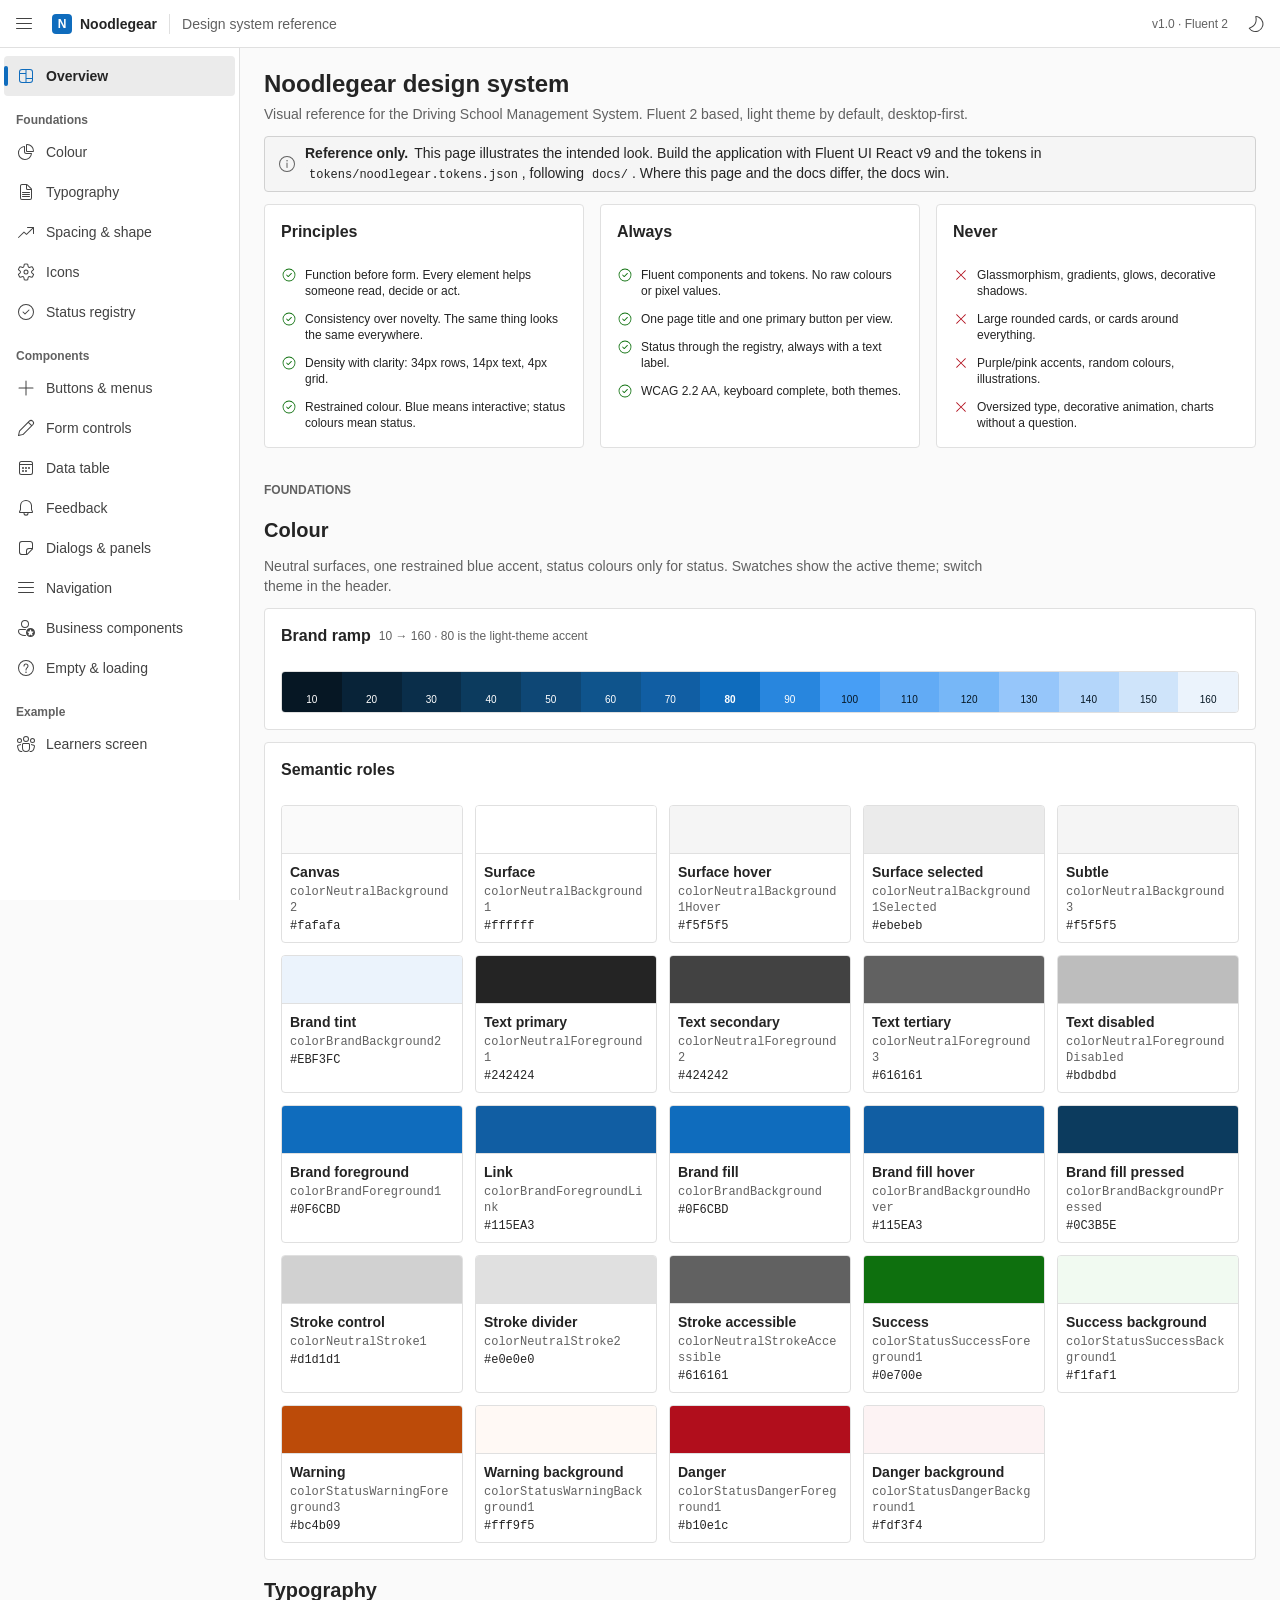
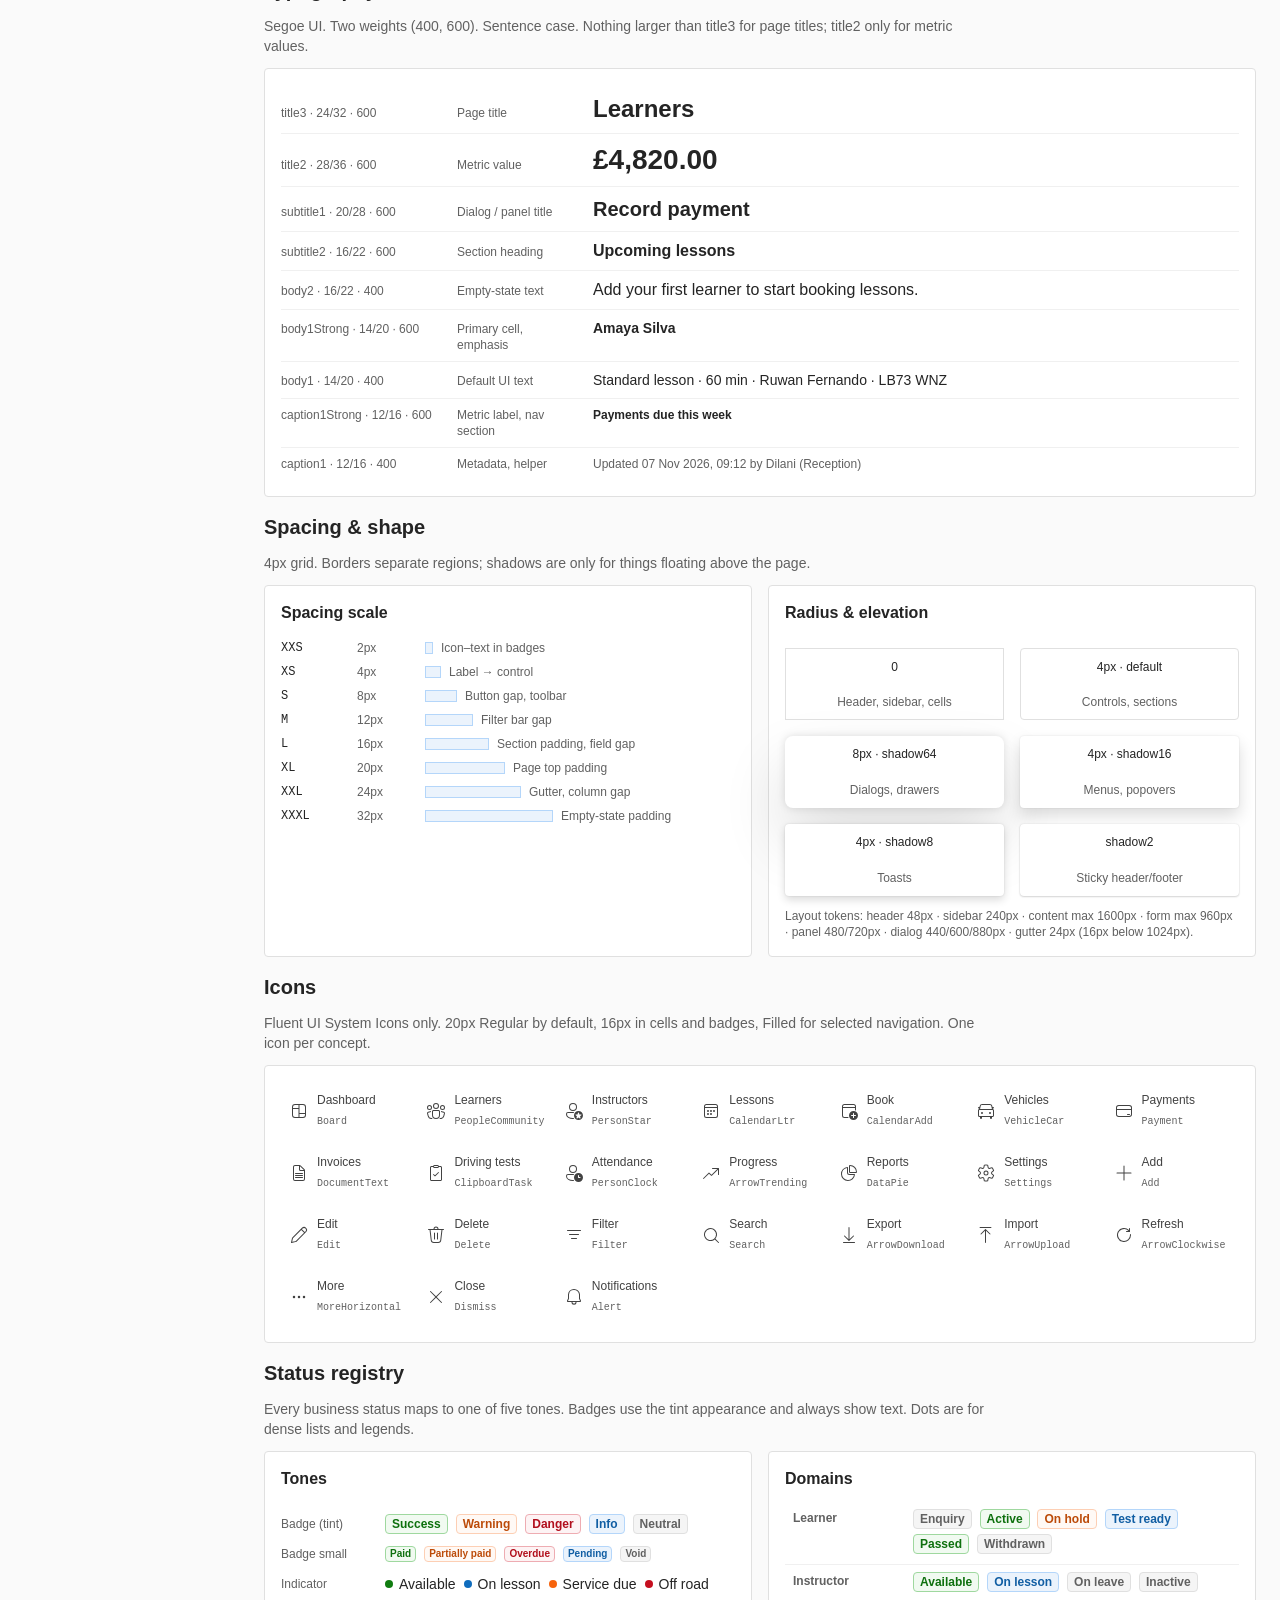
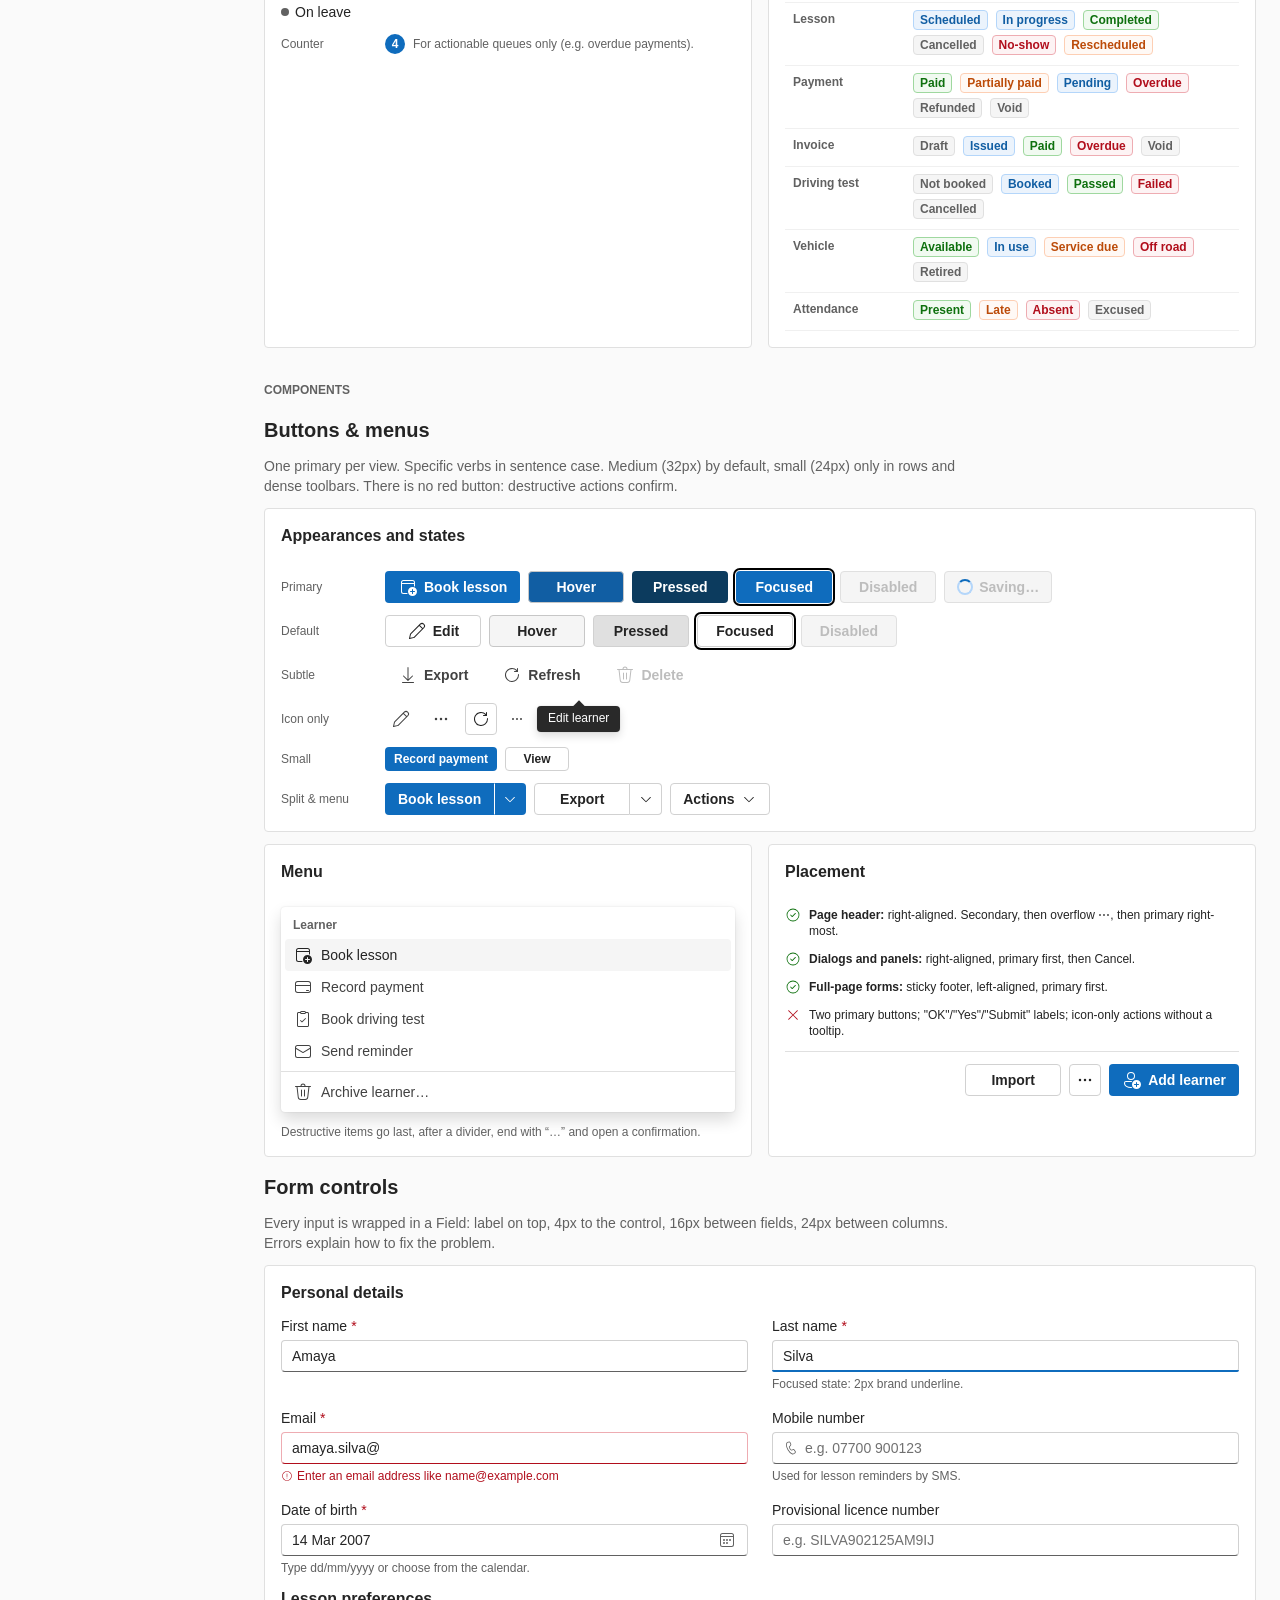
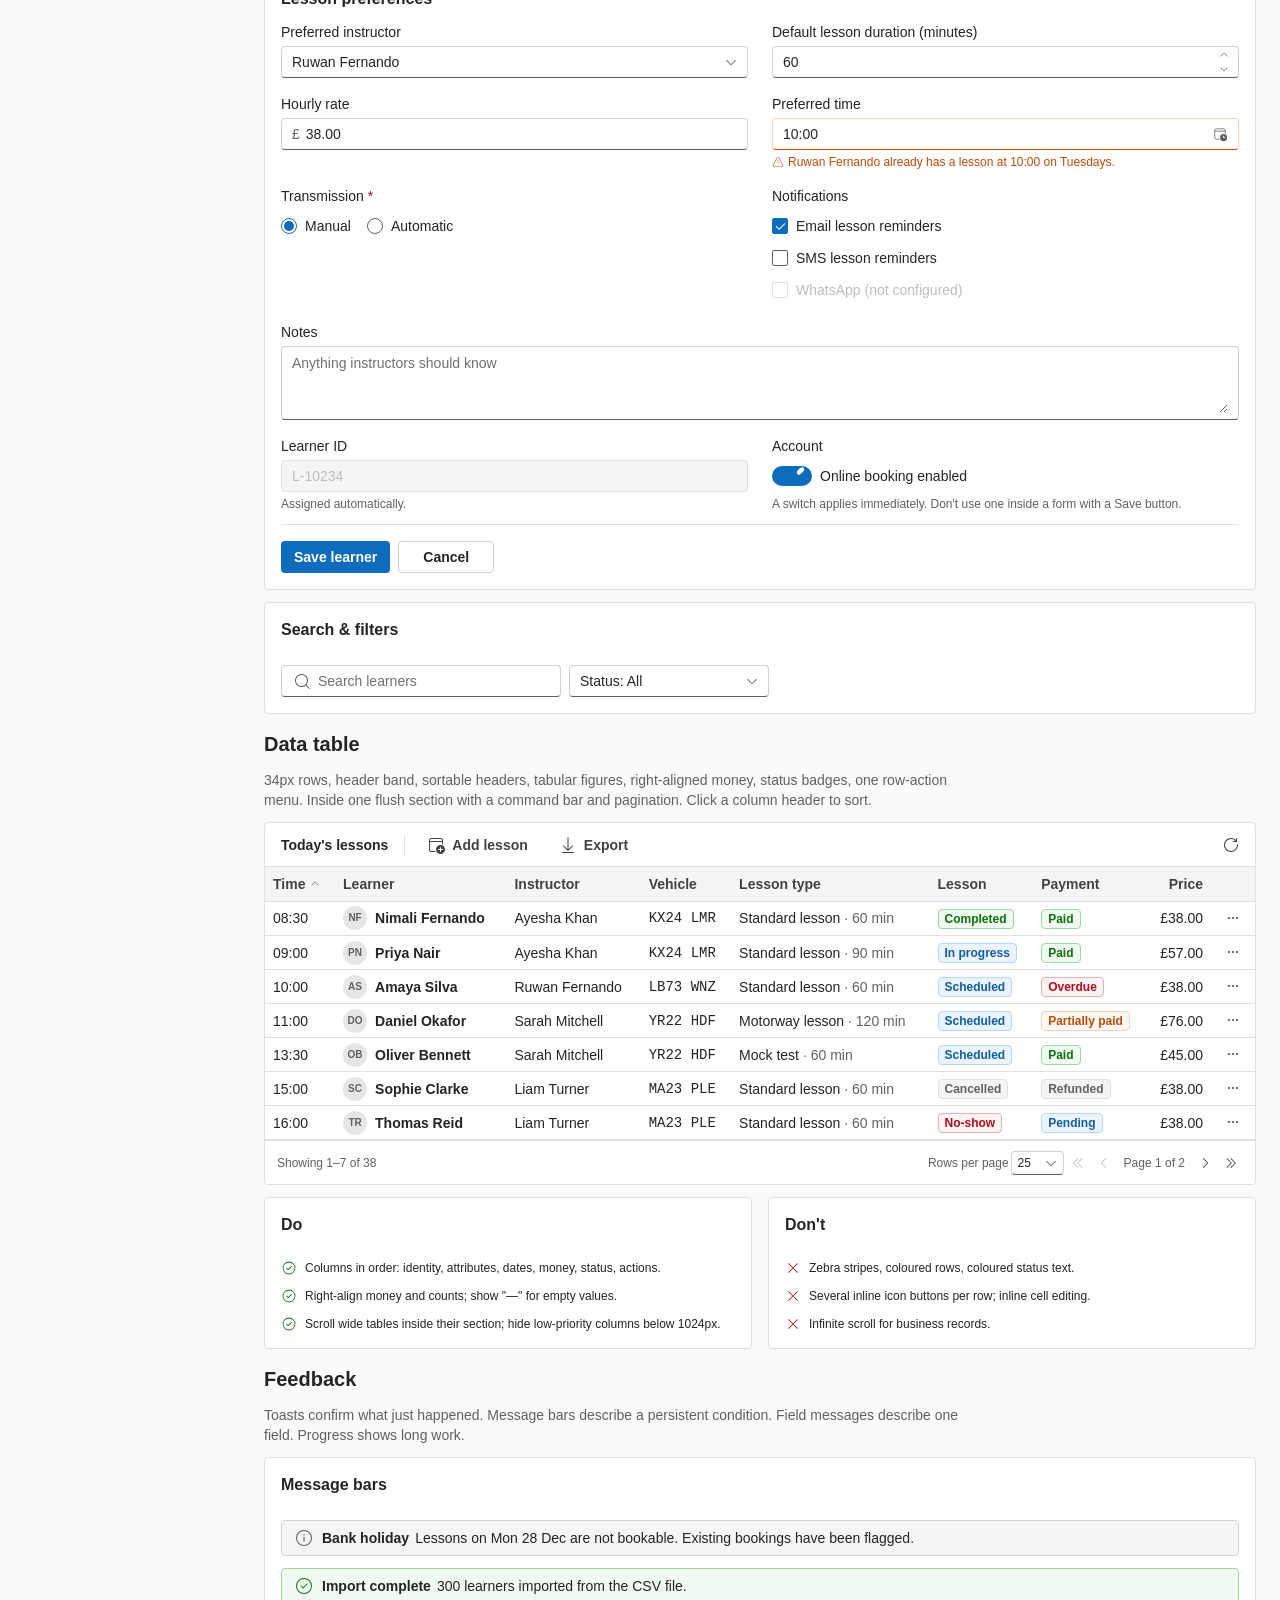
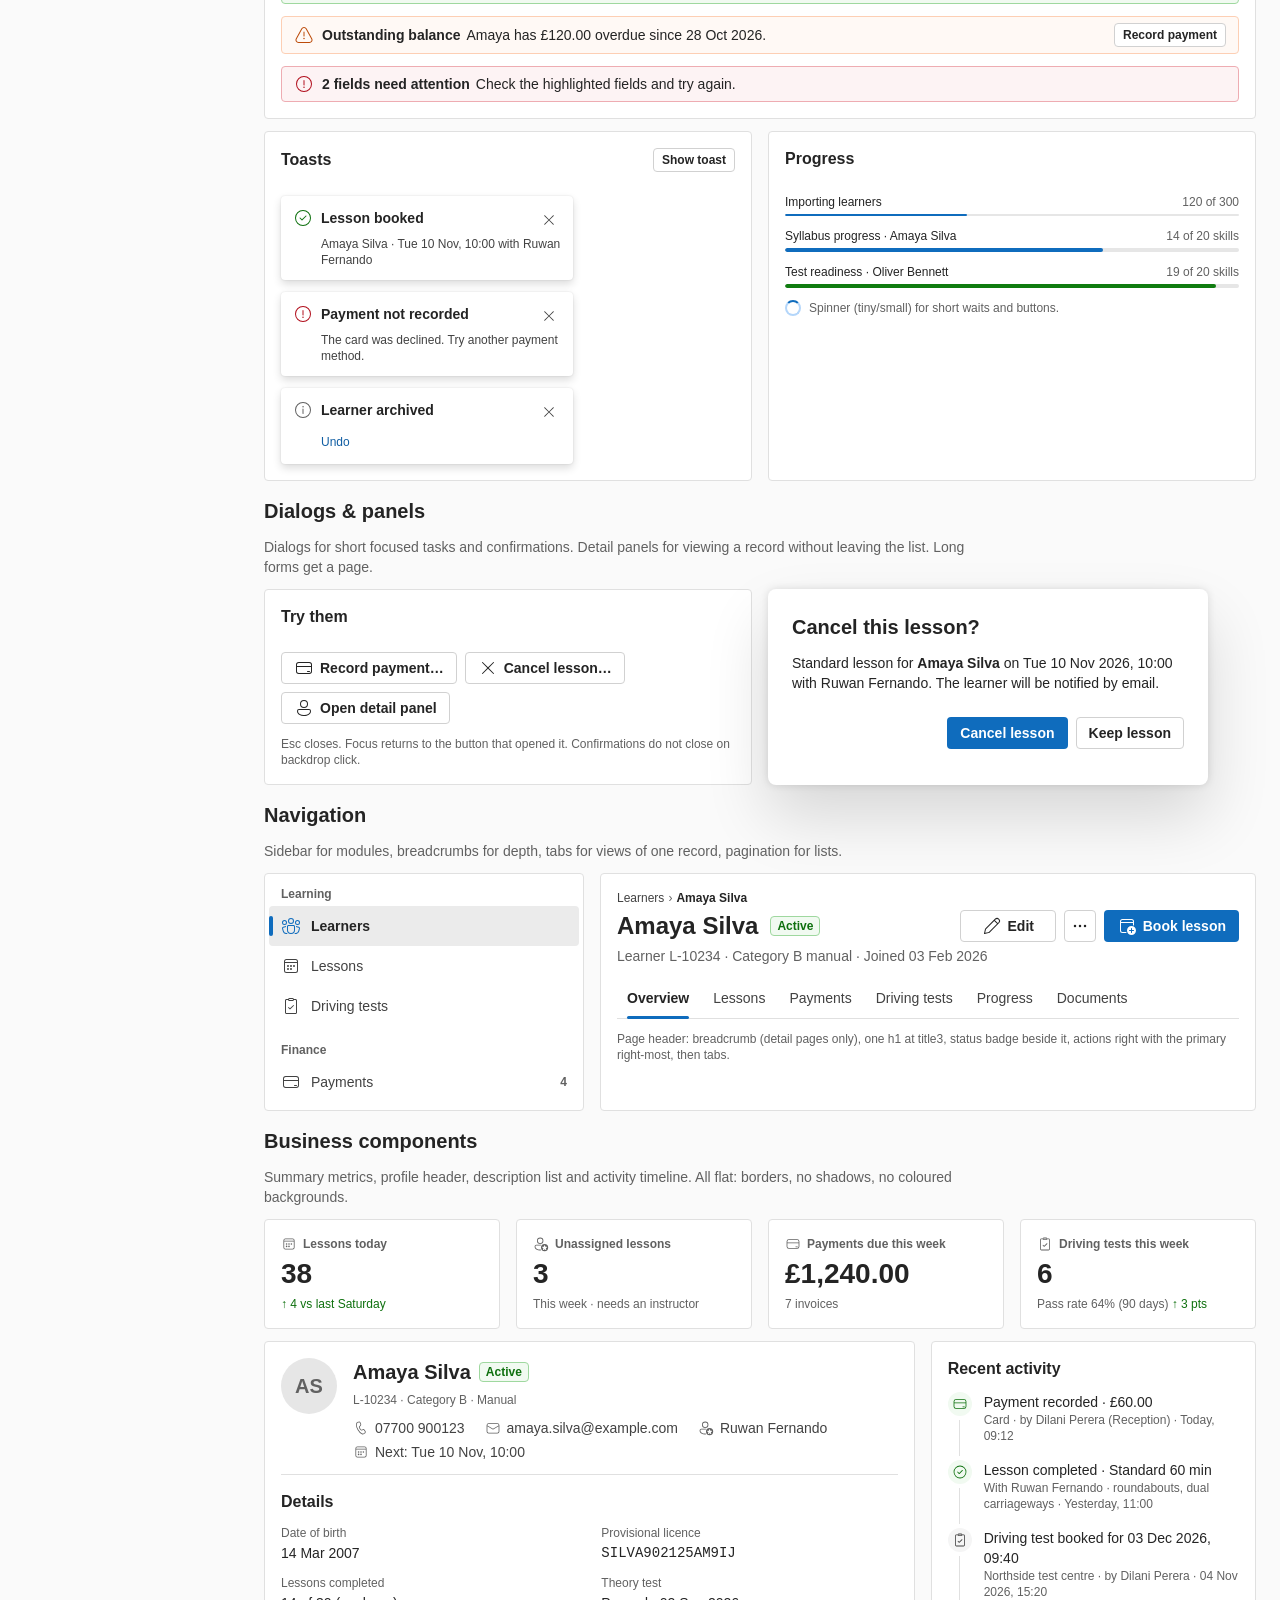
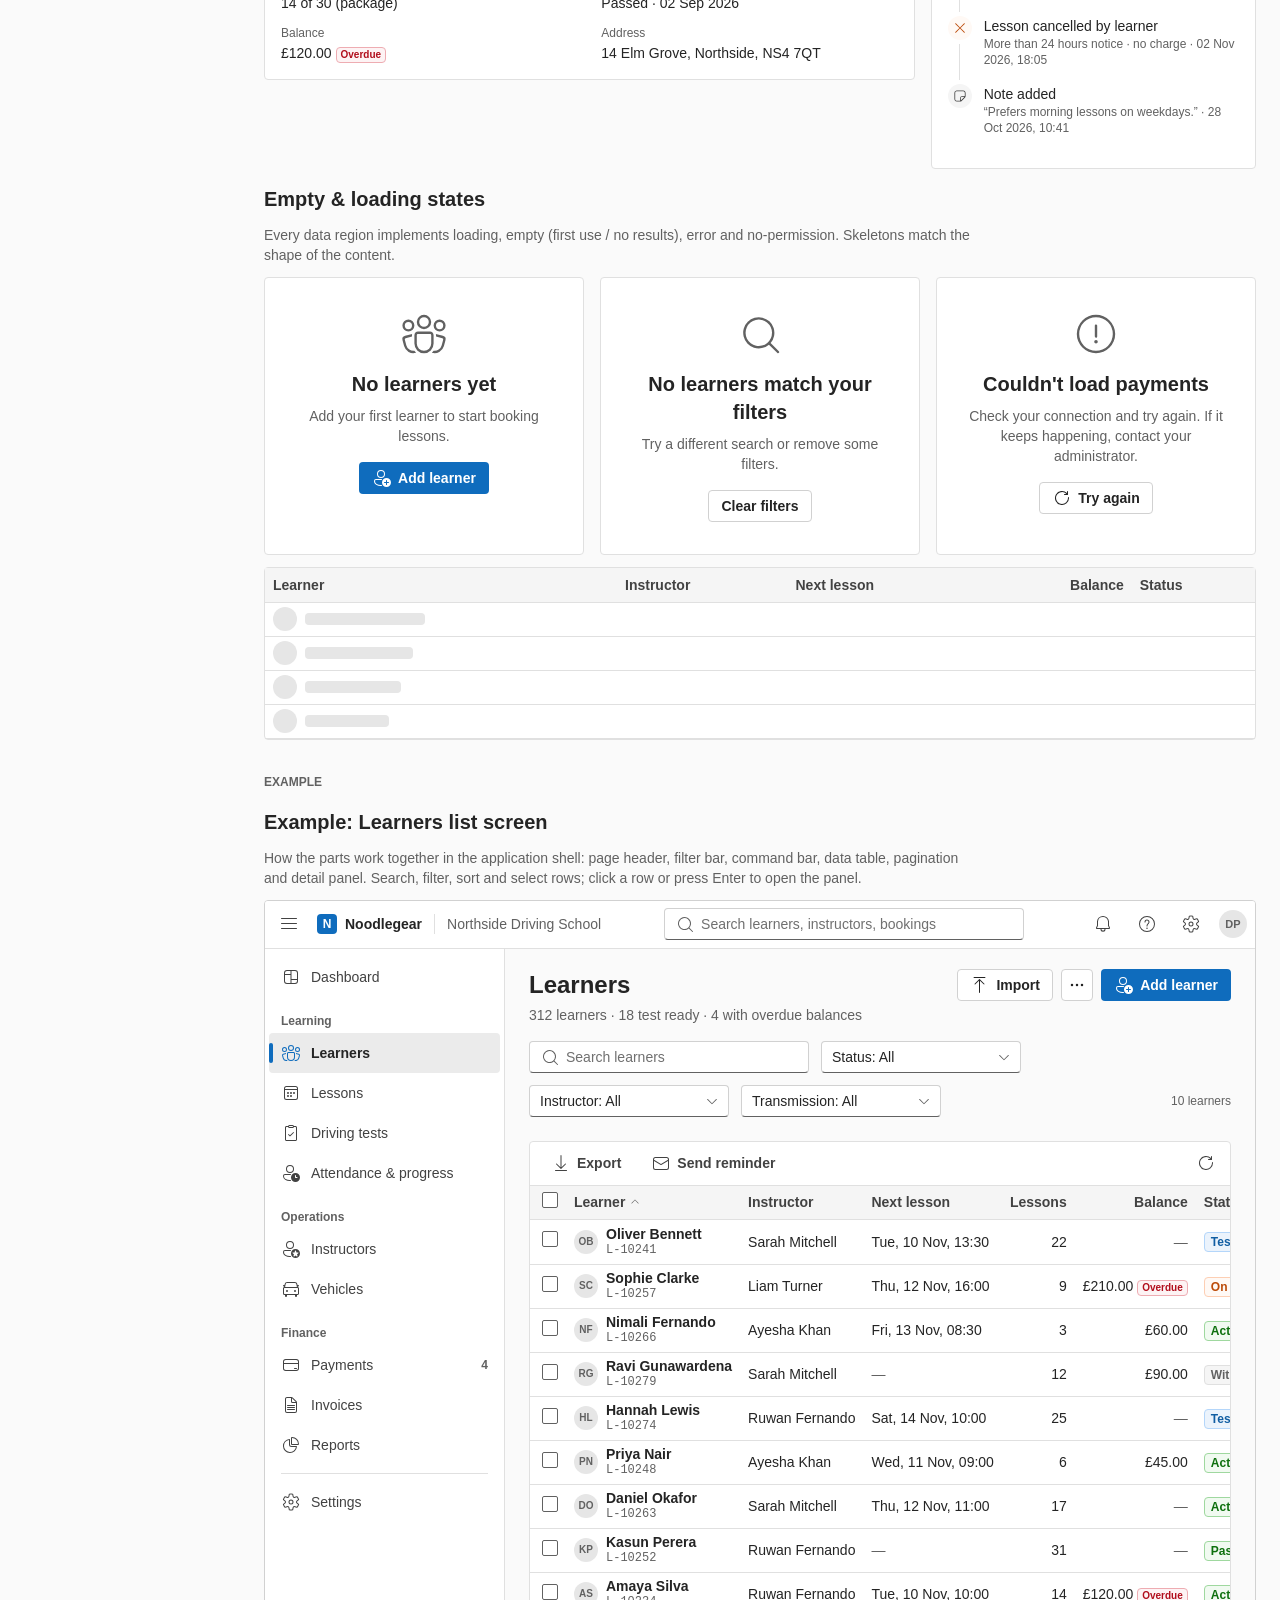
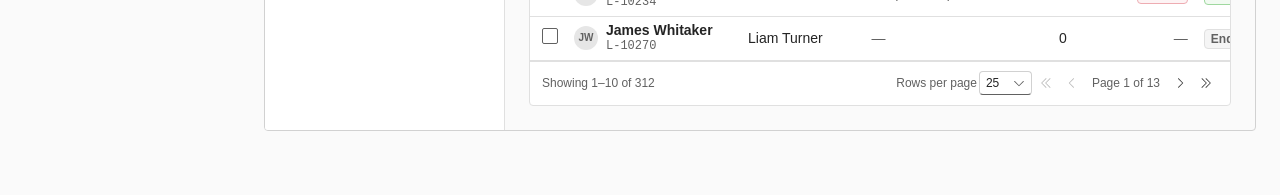
<file: docs/reference/index.html>
<!doctype html>
<!--
  Noodlegear design system: visual reference page.

  This is a static ILLUSTRATION of the design system so people and agents can see the intended look.
  It is NOT production code and must not be copied into the application. The application is built
  with Fluent UI React v9 + the tokens in tokens/noodlegear.tokens.json, following docs/*.md.
  CSS custom properties below use Fluent token names and resolved values so they map 1:1.
  Icons: Fluent UI System Icons (MIT), from @fluentui/svg-icons.
-->
<html lang="en" data-theme="light">
<head>
<meta charset="utf-8" />
<meta name="viewport" content="width=device-width, initial-scale=1" />
<title>Noodlegear Design Reference</title>
<style>
/* ===== Tokens (light) ===== */
:root {
  --colorNeutralForeground1: #242424; --colorNeutralForeground2: #424242; --colorNeutralForeground3: #616161;
  --colorNeutralForeground4: #707070; --colorNeutralForegroundDisabled: #bdbdbd; --colorNeutralForegroundOnBrand: #ffffff;
  --colorBrandForeground1: #0F6CBD; --colorBrandForeground2: #115EA3; --colorBrandForegroundLink: #115EA3;
  --colorNeutralBackground1: #ffffff; --colorNeutralBackground1Hover: #f5f5f5; --colorNeutralBackground1Pressed: #e0e0e0;
  --colorNeutralBackground1Selected: #ebebeb; --colorNeutralBackground2: #fafafa; --colorNeutralBackground3: #f5f5f5;
  --colorNeutralBackground4: #f0f0f0; --colorNeutralBackground6: #e6e6e6; --colorSubtleBackgroundHover: #f5f5f5;
  --colorSubtleBackgroundPressed: #e0e0e0; --colorSubtleBackgroundSelected: #ebebeb;
  --colorBrandBackground: #0F6CBD; --colorBrandBackgroundHover: #115EA3; --colorBrandBackgroundPressed: #0C3B5E;
  --colorBrandBackground2: #EBF3FC; --colorBrandStroke2: #B4D6FA;
  --colorNeutralStroke1: #d1d1d1; --colorNeutralStroke1Hover: #c7c7c7; --colorNeutralStroke2: #e0e0e0;
  --colorNeutralStroke3: #f0f0f0; --colorNeutralStrokeAccessible: #616161; --colorCompoundBrandStroke: #0F6CBD;
  --colorStrokeFocus1: #ffffff; --colorStrokeFocus2: #000000;
  --colorStatusSuccessBackground1: #f1faf1; --colorStatusSuccessForeground1: #0e700e; --colorStatusSuccessBorder1: #9fd89f; --colorStatusSuccessBackground3: #107c10;
  --colorStatusWarningBackground1: #fff9f5; --colorStatusWarningForeground3: #bc4b09; --colorStatusWarningBorder1: #fdcfb4; --colorStatusWarningBackground3: #f7630c;
  --colorStatusDangerBackground1: #fdf3f4; --colorStatusDangerForeground1: #b10e1c; --colorStatusDangerBorder1: #eeacb2; --colorStatusDangerBackground3: #c50f1f;
  --colorBackgroundOverlay: rgba(0, 0, 0, 0.4); --colorNeutralBackgroundInverted: #292929; --colorNeutralForegroundInverted: #ffffff;
  --shadow2: 0 0 2px rgba(0,0,0,0.12), 0 1px 2px rgba(0,0,0,0.14);
  --shadow4: 0 0 2px rgba(0,0,0,0.12), 0 2px 4px rgba(0,0,0,0.14);
  --shadow8: 0 0 2px rgba(0,0,0,0.12), 0 4px 8px rgba(0,0,0,0.14);
  --shadow16: 0 0 2px rgba(0,0,0,0.12), 0 8px 16px rgba(0,0,0,0.14);
  --shadow64: 0 0 8px rgba(0,0,0,0.12), 0 32px 64px rgba(0,0,0,0.14);

  --fontFamilyBase: 'Segoe UI', 'Segoe UI Web (West European)', -apple-system, BlinkMacSystemFont, Roboto, 'Helvetica Neue', sans-serif;
  --fontFamilyMonospace: Consolas, 'Courier New', Courier, monospace;
  --s2: 2px; --s4: 4px; --s8: 8px; --s12: 12px; --s16: 16px; --s20: 20px; --s24: 24px; --s32: 32px;
  --borderRadiusSmall: 2px; --borderRadiusMedium: 4px; --borderRadiusXLarge: 8px;

  --ng-layout-header-height: 48px; --ng-layout-sidebar-width: 240px; --ng-layout-content-max-width: 1600px;
  --ng-layout-detail-panel-width: 480px; --ng-layout-dialog-width-small: 440px; --ng-layout-dialog-width-medium: 600px;
  --ng-layout-search-field-width: 280px; --ng-layout-filter-field-width: 200px; --ng-layout-metric-card-min-width: 200px;
  --ng-layout-form-column-min-width: 260px; --ng-z-sticky: 100; --ng-z-header: 200; --ng-z-sidebar: 300;
  color-scheme: light;
}
/* ===== Tokens (dark) ===== */
:root[data-theme="dark"] {
  --colorNeutralForeground1: #ffffff; --colorNeutralForeground2: #d6d6d6; --colorNeutralForeground3: #adadad;
  --colorNeutralForeground4: #999999; --colorNeutralForegroundDisabled: #5c5c5c;
  --colorBrandForeground1: #62ABF5; --colorBrandForeground2: #77B7F7; --colorBrandForegroundLink: #62ABF5;
  --colorNeutralBackground1: #292929; --colorNeutralBackground1Hover: #3d3d3d; --colorNeutralBackground1Pressed: #1f1f1f;
  --colorNeutralBackground1Selected: #383838; --colorNeutralBackground2: #1f1f1f; --colorNeutralBackground3: #141414;
  --colorNeutralBackground4: #0a0a0a; --colorNeutralBackground6: #333333; --colorSubtleBackgroundHover: #383838;
  --colorSubtleBackgroundPressed: #2e2e2e; --colorSubtleBackgroundSelected: #333333;
  --colorBrandBackground: #115EA3; --colorBrandBackgroundHover: #0F6CBD; --colorBrandBackgroundPressed: #0C3B5E;
  --colorBrandBackground2: #082338; --colorBrandStroke2: #0E4775;
  --colorNeutralStroke1: #666666; --colorNeutralStroke1Hover: #757575; --colorNeutralStroke2: #525252;
  --colorNeutralStroke3: #3d3d3d; --colorNeutralStrokeAccessible: #adadad; --colorCompoundBrandStroke: #479EF5;
  --colorStrokeFocus1: #000000; --colorStrokeFocus2: #ffffff;
  --colorStatusSuccessBackground1: #052505; --colorStatusSuccessForeground1: #54b054; --colorStatusSuccessBorder1: #107c10;
  --colorStatusWarningBackground1: #4a1e04; --colorStatusWarningForeground3: #f98845; --colorStatusWarningBorder1: #f7630c;
  --colorStatusDangerBackground1: #3b0509; --colorStatusDangerForeground1: #dc626d; --colorStatusDangerBorder1: #c50f1f;
  --colorBackgroundOverlay: rgba(0, 0, 0, 0.5); --colorNeutralBackgroundInverted: #ffffff; --colorNeutralForegroundInverted: #242424;
  --shadow2: 0 0 2px rgba(0,0,0,0.24), 0 1px 2px rgba(0,0,0,0.28);
  --shadow4: 0 0 2px rgba(0,0,0,0.24), 0 2px 4px rgba(0,0,0,0.28);
  --shadow8: 0 0 2px rgba(0,0,0,0.24), 0 4px 8px rgba(0,0,0,0.28);
  --shadow16: 0 0 2px rgba(0,0,0,0.24), 0 8px 16px rgba(0,0,0,0.28);
  --shadow64: 0 0 8px rgba(0,0,0,0.24), 0 32px 64px rgba(0,0,0,0.28);
  color-scheme: dark;
}

/* ===== Base ===== */
*, *::before, *::after { box-sizing: border-box; }
html, body { margin: 0; height: 100%; }
body { font-family: var(--fontFamilyBase); font-size: 14px; line-height: 20px; color: var(--colorNeutralForeground1);
  background: var(--colorNeutralBackground2); -webkit-font-smoothing: antialiased; }
h1, h2, h3, h4, p { margin: 0; }
a { color: var(--colorBrandForegroundLink); text-decoration: none; }
a:hover { text-decoration: underline; }
:focus-visible { outline: 2px solid var(--colorStrokeFocus2); outline-offset: 1px; box-shadow: 0 0 0 1px var(--colorStrokeFocus1) inset; }
.ic { width: 20px; height: 20px; fill: currentColor; flex: none; }
.ic16 { width: 16px; height: 16px; }
.ic24 { width: 24px; height: 24px; }
.ic48 { width: 48px; height: 48px; }
.num { font-variant-numeric: tabular-nums; }
.mono { font-family: var(--fontFamilyMonospace); }
.muted { color: var(--colorNeutralForeground3); }
.caption { font-size: 12px; line-height: 16px; }
.strong { font-weight: 600; }
.sr-only { position: absolute; width: 1px; height: 1px; padding: 0; margin: -1px; overflow: hidden; clip: rect(0 0 0 0); white-space: nowrap; border: 0; }
.skip { position: absolute; left: 8px; top: -48px; z-index: 1000; background: var(--colorNeutralBackground1); padding: 8px 12px; border-radius: 4px; box-shadow: var(--shadow8); }
.skip:focus { top: 8px; }

/* ===== Shell ===== */
.header { position: sticky; top: 0; z-index: var(--ng-z-header); height: var(--ng-layout-header-height); display: flex; align-items: center;
  gap: var(--s12); padding: 0 var(--s8); background: var(--colorNeutralBackground1); border-bottom: 1px solid var(--colorNeutralStroke2); }
.brand { display: flex; align-items: center; gap: var(--s8); font-weight: 600; }
.brand-mark { width: 20px; height: 20px; border-radius: 4px; background: var(--colorBrandBackground); color: #fff; display: grid; place-items: center; font-size: 12px; font-weight: 700; }
.brand-divider { width: 1px; height: 20px; background: var(--colorNeutralStroke2); }
.header-spacer { flex: 1; }
.layout { display: flex; min-height: calc(100vh - var(--ng-layout-header-height)); }
.sidebar { width: var(--ng-layout-sidebar-width); flex: none; background: var(--colorNeutralBackground1); border-right: 1px solid var(--colorNeutralStroke2);
  position: sticky; top: var(--ng-layout-header-height); height: calc(100vh - var(--ng-layout-header-height)); overflow-y: auto; padding: var(--s8) var(--s4); }
.sidebar[hidden] { display: none; }
.nav-section { font-size: 12px; line-height: 16px; font-weight: 600; color: var(--colorNeutralForeground3); padding: var(--s16) var(--s12) var(--s4); }
.nav-item { position: relative; display: flex; align-items: center; gap: 10px; height: 40px; padding: 0 var(--s12); border-radius: 4px;
  color: var(--colorNeutralForeground2); text-decoration: none; cursor: pointer; }
.nav-item:hover { background: var(--colorSubtleBackgroundHover); text-decoration: none; color: var(--colorNeutralForeground1); }
.nav-item[aria-current="true"], .nav-item[aria-current="page"] { background: var(--colorSubtleBackgroundSelected); color: var(--colorNeutralForeground1); font-weight: 600; }
.nav-item[aria-current="true"] .ic, .nav-item[aria-current="page"] .ic { color: var(--colorBrandForeground1); }
.nav-item[aria-current="true"]::before, .nav-item[aria-current="page"]::before { content: ""; position: absolute; left: 0; top: 10px; bottom: 10px; width: 4px; border-radius: 2px; background: var(--colorCompoundBrandStroke); }
.nav-divider { height: 1px; background: var(--colorNeutralStroke2); margin: var(--s8) var(--s12); }
.nav-count { margin-left: auto; font-size: 12px; font-weight: 600; color: var(--colorNeutralForeground3); }
main { flex: 1; min-width: 0; outline: none; }
.content { max-width: var(--ng-layout-content-max-width); padding: var(--s20) var(--s24) 64px; display: flex; flex-direction: column; gap: var(--s16); }

/* ===== Page header ===== */
.page-header { display: flex; flex-direction: column; gap: var(--s4); }
.page-header-row { display: flex; align-items: flex-start; gap: var(--s16); flex-wrap: wrap; }
.page-title { font-size: 24px; line-height: 32px; font-weight: 600; display: flex; align-items: center; gap: var(--s12); flex-wrap: wrap; }
.page-actions { margin-left: auto; display: flex; gap: var(--s8); align-items: center; flex-wrap: wrap; }
.page-desc { color: var(--colorNeutralForeground3); }
.ph-text { display: flex; flex-direction: column; gap: var(--s4); min-width: 0; }
.breadcrumb { display: flex; gap: var(--s4); align-items: center; font-size: 12px; line-height: 16px; color: var(--colorNeutralForeground3); list-style: none; margin: 0; padding: 0; }
.breadcrumb a { color: var(--colorNeutralForeground2); }
.breadcrumb [aria-current] { color: var(--colorNeutralForeground1); font-weight: 600; }

/* ===== Reference doc chrome ===== */
.ref-group { font-size: 12px; font-weight: 600; color: var(--colorNeutralForeground3); margin-top: var(--s16); }
.ref-section { scroll-margin-top: calc(var(--ng-layout-header-height) + 16px); display: flex; flex-direction: column; gap: var(--s12); }
.ref-section > h2 { font-size: 20px; line-height: 28px; font-weight: 600; }
.ref-section > p.lead { color: var(--colorNeutralForeground3); max-width: 720px; }
.surface { background: var(--colorNeutralBackground1); border: 1px solid var(--colorNeutralStroke2); border-radius: var(--borderRadiusMedium); }
.pad { padding: var(--s16); }
.surface-title { display: flex; align-items: center; gap: var(--s8); font-size: 16px; line-height: 22px; font-weight: 600; margin-bottom: var(--s12); }
.surface-title .actions { margin-left: auto; display: flex; gap: var(--s8); }
.demo-row { display: flex; flex-wrap: wrap; gap: var(--s8); align-items: center; }
.demo-label { font-size: 12px; line-height: 16px; color: var(--colorNeutralForeground3); min-width: 96px; }
.stack { display: flex; flex-direction: column; gap: var(--s12); }
.grid-2 { display: grid; grid-template-columns: repeat(2, minmax(0, 1fr)); gap: var(--s16); }
.grid-3 { display: grid; grid-template-columns: repeat(3, minmax(0, 1fr)); gap: var(--s16); }
.rule { font-size: 12px; line-height: 16px; display: flex; gap: var(--s8); align-items: flex-start; }
.rule .ic { width: 16px; height: 16px; margin-top: 0; }
.do { color: var(--colorStatusSuccessForeground1); } .dont { color: var(--colorStatusDangerForeground1); }
code, .code { font-family: var(--fontFamilyMonospace); font-size: 12px; background: var(--colorNeutralBackground3); padding: 1px 4px; border-radius: 2px; }

/* Swatches */
.swatches { display: grid; grid-template-columns: repeat(auto-fill, minmax(180px, 1fr)); gap: var(--s12); }
.swatch { border: 1px solid var(--colorNeutralStroke2); border-radius: 4px; overflow: hidden; background: var(--colorNeutralBackground1); }
.swatch-chip { height: 48px; border-bottom: 1px solid var(--colorNeutralStroke2); }
.swatch-meta { padding: var(--s8); display: flex; flex-direction: column; gap: 2px; }
.swatch-meta .caption { word-break: break-all; }
.ramp { display: grid; grid-template-columns: repeat(16, minmax(0, 1fr)); border-radius: 4px; overflow: hidden; border: 1px solid var(--colorNeutralStroke2); }
.ramp div { height: 40px; display: flex; align-items: flex-end; justify-content: center; font-size: 10px; padding-bottom: 2px; }

/* Type specimens */
.type-row { display: grid; grid-template-columns: 160px 120px 1fr; gap: var(--s16); align-items: baseline; padding: var(--s8) 0; border-bottom: 1px solid var(--colorNeutralStroke3); }
.type-row:last-child { border-bottom: 0; }
.t-caption1 { font-size: 12px; line-height: 16px; } .t-caption1s { font-size: 12px; line-height: 16px; font-weight: 600; }
.t-body1 { font-size: 14px; line-height: 20px; } .t-body1s { font-size: 14px; line-height: 20px; font-weight: 600; }
.t-body2 { font-size: 16px; line-height: 22px; } .t-subtitle2 { font-size: 16px; line-height: 22px; font-weight: 600; }
.t-subtitle1 { font-size: 20px; line-height: 28px; font-weight: 600; } .t-title3 { font-size: 24px; line-height: 32px; font-weight: 600; }
.t-title2 { font-size: 28px; line-height: 36px; font-weight: 600; }

/* Spacing */
.space-row { display: grid; grid-template-columns: 64px 56px 1fr; gap: var(--s12); align-items: center; padding: 4px 0; }
.space-bar { height: 12px; background: var(--colorBrandBackground2); border: 1px solid var(--colorBrandStroke2); }
.shape-grid { display: grid; grid-template-columns: repeat(auto-fill, minmax(150px, 1fr)); gap: var(--s16); }
.shape { height: 72px; background: var(--colorNeutralBackground1); border: 1px solid var(--colorNeutralStroke2); display: grid; place-items: center; text-align: center; font-size: 12px; line-height: 16px; }
.icon-grid { display: grid; grid-template-columns: repeat(auto-fill, minmax(132px, 1fr)); gap: var(--s4); }
.icon-cell { display: flex; align-items: center; gap: var(--s8); padding: var(--s8); border-radius: 4px; font-size: 12px; color: var(--colorNeutralForeground2); }

/* ===== Buttons ===== */
.btn { font: inherit; font-weight: 600; display: inline-flex; align-items: center; justify-content: center; gap: 6px; height: 32px; min-width: 96px;
  padding: 0 12px; border-radius: 4px; border: 1px solid var(--colorNeutralStroke1); background: var(--colorNeutralBackground1);
  color: var(--colorNeutralForeground1); cursor: pointer; white-space: nowrap; }
.btn:hover { background: var(--colorNeutralBackground1Hover); border-color: var(--colorNeutralStroke1Hover); }
.btn:active { background: var(--colorNeutralBackground1Pressed); }
.btn.primary { background: var(--colorBrandBackground); border-color: transparent; color: var(--colorNeutralForegroundOnBrand); }
.btn.primary:hover { background: var(--colorBrandBackgroundHover); }
.btn.primary:active { background: var(--colorBrandBackgroundPressed); }
.btn.subtle { background: transparent; border-color: transparent; color: var(--colorNeutralForeground2); }
.btn.subtle:hover { background: var(--colorSubtleBackgroundHover); color: var(--colorNeutralForeground1); }
.btn.subtle:active { background: var(--colorSubtleBackgroundPressed); }
.btn.transparent { background: transparent; border-color: transparent; color: var(--colorNeutralForeground2); min-width: 0; }
.btn.transparent:hover { color: var(--colorBrandForeground2); }
.btn.icon { min-width: 32px; width: 32px; padding: 0; }
.btn.small { height: 24px; min-width: 64px; padding: 0 8px; font-size: 12px; } .btn.small.icon { width: 24px; min-width: 24px; }
.btn:disabled, .btn[aria-disabled="true"] { background: var(--colorNeutralBackground3); border-color: var(--colorNeutralStroke2); color: var(--colorNeutralForegroundDisabled); cursor: not-allowed; }
.btn.subtle:disabled { background: transparent; border-color: transparent; }
.btn.is-hover { background: var(--colorNeutralBackground1Hover); border-color: var(--colorNeutralStroke1Hover); }
.btn.primary.is-hover { background: var(--colorBrandBackgroundHover); }
.btn.is-pressed { background: var(--colorNeutralBackground1Pressed); }
.btn.primary.is-pressed { background: var(--colorBrandBackgroundPressed); }
.btn.is-focus { outline: 2px solid var(--colorStrokeFocus2); outline-offset: 1px; }
.split { display: inline-flex; }
.split .btn:first-child { border-top-right-radius: 0; border-bottom-right-radius: 0; }
.split .btn:last-child { border-top-left-radius: 0; border-bottom-left-radius: 0; min-width: 32px; width: 32px; padding: 0; }
.split .btn.primary:last-child { border-left: 1px solid var(--colorNeutralForegroundOnBrand); }
.split .btn:not(.primary):last-child { border-left: 0; }
.spinner { width: 16px; height: 16px; border-radius: 50%; border: 2px solid var(--colorBrandStroke2); border-top-color: var(--colorBrandBackground); animation: spin 1.2s linear infinite; }
.spinner.lg { width: 32px; height: 32px; border-width: 3px; }
@keyframes spin { to { transform: rotate(360deg); } }
@media (prefers-reduced-motion: reduce) { .spinner { animation-duration: 3s; } .skel { animation: none !important; } }

/* Menu */
.menu { background: var(--colorNeutralBackground1); border-radius: 4px; box-shadow: var(--shadow16); padding: 4px; min-width: 200px; display: inline-flex; flex-direction: column; }
.menu-item { display: flex; align-items: center; gap: 8px; height: 32px; padding: 0 8px; border-radius: 4px; color: var(--colorNeutralForeground2); }
.menu-item:hover, .menu-item.is-hover { background: var(--colorSubtleBackgroundHover); color: var(--colorNeutralForeground1); }
.menu-divider { height: 1px; background: var(--colorNeutralStroke2); margin: 4px -4px; }
.menu-header { font-size: 12px; font-weight: 600; color: var(--colorNeutralForeground3); padding: 4px 8px; }

/* ===== Inputs ===== */
.field { display: flex; flex-direction: column; gap: var(--s4); min-width: 0; }
.label { font-size: 14px; line-height: 20px; color: var(--colorNeutralForeground1); }
.label .req { color: var(--colorStatusDangerForeground1); padding-left: 4px; }
.hint { font-size: 12px; line-height: 16px; color: var(--colorNeutralForeground3); }
.vmsg { font-size: 12px; line-height: 16px; display: flex; gap: 4px; align-items: flex-start; }
.vmsg.error { color: var(--colorStatusDangerForeground1); } .vmsg.warning { color: var(--colorStatusWarningForeground3); }
.vmsg .ic { width: 12px; height: 12px; margin-top: 2px; }
.input { position: relative; display: flex; align-items: center; gap: 6px; height: 32px; padding: 0 10px; background: var(--colorNeutralBackground1);
  border: 1px solid var(--colorNeutralStroke1); border-bottom-color: var(--colorNeutralStrokeAccessible); border-radius: 4px; color: var(--colorNeutralForeground3); }
.input:hover { border-color: var(--colorNeutralStroke1Hover); border-bottom-color: var(--colorNeutralStrokeAccessible); }
.input:focus-within::after, .input.is-focus::after { content: ""; position: absolute; left: -1px; right: -1px; bottom: -1px; height: 2px; background: var(--colorCompoundBrandStroke); border-radius: 0 0 4px 4px; }
.input input, .input select, .input textarea { flex: 1; min-width: 0; border: 0; outline: none; background: transparent; font: inherit; color: var(--colorNeutralForeground1); height: 100%; padding: 0; }
.input input::placeholder, .input textarea::placeholder { color: var(--colorNeutralForeground4); }
.input.textarea { height: auto; padding: 6px 10px; align-items: stretch; } .input.textarea textarea { resize: vertical; min-height: 60px; }
.input.select select { appearance: none; cursor: pointer; padding-right: 24px; }
.input.select .chev { position: absolute; right: 8px; pointer-events: none; color: var(--colorNeutralForeground3); }
.input.select select option { background: var(--colorNeutralBackground1); color: var(--colorNeutralForeground1); }
.input.error { border-color: var(--colorStatusDangerBorder1); border-bottom-color: var(--colorStatusDangerForeground1); }
.input.warn { border-color: var(--colorStatusWarningBorder1); border-bottom-color: var(--colorStatusWarningForeground3); }
.input.disabled { background: var(--colorNeutralBackground3); border-color: var(--colorNeutralStroke2); color: var(--colorNeutralForegroundDisabled); }
.input.disabled input { color: var(--colorNeutralForegroundDisabled); }
.input .affix { color: var(--colorNeutralForeground3); }
.spin { display: flex; flex-direction: column; margin-right: -6px; }
.spin button { border: 0; background: transparent; color: var(--colorNeutralForeground3); height: 14px; width: 20px; padding: 0; cursor: pointer; border-radius: 2px; display: grid; place-items: center; }
.spin button:hover { background: var(--colorSubtleBackgroundHover); }
.form-grid { display: grid; grid-template-columns: repeat(2, minmax(var(--ng-layout-form-column-min-width), 1fr)); gap: var(--s16) var(--s24); }
.form-grid .full { grid-column: 1 / -1; }
fieldset { border: 0; margin: 0; padding: 0; min-width: 0; }
legend { font-size: 16px; line-height: 22px; font-weight: 600; padding: 0; margin-bottom: var(--s12); }
.form-actions { display: flex; gap: var(--s8); padding-top: var(--s16); border-top: 1px solid var(--colorNeutralStroke2); }

/* Checkbox / radio / switch */
.choice { display: inline-flex; align-items: center; gap: 8px; cursor: pointer; padding: 6px 0; }
.choice input { appearance: none; margin: 0; width: 16px; height: 16px; border: 1px solid var(--colorNeutralStrokeAccessible); border-radius: 2px; display: grid; place-items: center; background: var(--colorNeutralBackground1); cursor: pointer; flex: none; }
.choice input[type="checkbox"]:checked { background: var(--colorBrandBackground); border-color: var(--colorBrandBackground); }
.choice input[type="checkbox"]:checked::after { content: ""; width: 9px; height: 5px; border-left: 1.5px solid #fff; border-bottom: 1.5px solid #fff; transform: rotate(-45deg) translate(1px, -1px); }
.choice input[type="checkbox"]:indeterminate { border-color: var(--colorBrandBackground); }
.choice input[type="checkbox"]:indeterminate::after { content: ""; width: 8px; height: 8px; background: var(--colorBrandBackground); border-radius: 1px; }
.choice input[type="radio"] { border-radius: 50%; }
.choice input[type="radio"]:checked { border-color: var(--colorBrandBackground); }
.choice input[type="radio"]:checked::after { content: ""; width: 10px; height: 10px; border-radius: 50%; background: var(--colorBrandBackground); }
.choice input:disabled { border-color: var(--colorNeutralStrokeDisabled, #e0e0e0); cursor: not-allowed; } .choice:has(input:disabled) { color: var(--colorNeutralForegroundDisabled); cursor: not-allowed; }
.choice input[role="switch"] { width: 40px; height: 20px; border-radius: 10px; position: relative; display: block; }
.choice input[role="switch"]::after { content: ""; position: absolute; top: 3px; left: 3px; width: 12px; height: 12px; border-radius: 50%; background: var(--colorNeutralForeground3); transition: left 100ms; }
.choice input[role="switch"]:checked { background: var(--colorBrandBackground); border-color: transparent; }
.choice input[role="switch"]:checked::after { left: 23px; background: #fff; }
.choice-group { display: flex; flex-direction: column; }
.choice-group.horizontal { flex-direction: row; gap: var(--s16); }

/* ===== Badges / status ===== */
.badge { display: inline-flex; align-items: center; gap: 2px; height: 20px; padding: 0 6px; border-radius: 4px; font-size: 12px; line-height: 16px; font-weight: 600; border: 1px solid; white-space: nowrap; }
.badge.small { height: 16px; padding: 0 4px; font-size: 10px; line-height: 14px; }
.tone-success { background: var(--colorStatusSuccessBackground1); color: var(--colorStatusSuccessForeground1); border-color: var(--colorStatusSuccessBorder1); }
.tone-warning { background: var(--colorStatusWarningBackground1); color: var(--colorStatusWarningForeground3); border-color: var(--colorStatusWarningBorder1); }
.tone-danger { background: var(--colorStatusDangerBackground1); color: var(--colorStatusDangerForeground1); border-color: var(--colorStatusDangerBorder1); }
.tone-info { background: var(--colorBrandBackground2); color: var(--colorBrandForeground2); border-color: var(--colorBrandStroke2); }
.tone-neutral { background: var(--colorNeutralBackground3); color: var(--colorNeutralForeground3); border-color: var(--colorNeutralStroke2); }
.indicator { display: inline-flex; align-items: center; gap: 6px; }
.dot { width: 8px; height: 8px; border-radius: 50%; flex: none; }
.dot.success { background: var(--colorStatusSuccessBackground3); } .dot.warning { background: var(--colorStatusWarningBackground3); }
.dot.danger { background: var(--colorStatusDangerBackground3); } .dot.info { background: var(--colorBrandBackground); } .dot.neutral { background: var(--colorNeutralForeground3); }
.counter { display: inline-grid; place-items: center; min-width: 20px; height: 20px; padding: 0 6px; border-radius: 10px; font-size: 12px; font-weight: 600; background: var(--colorBrandBackground); color: #fff; }
.status-table { width: 100%; border-collapse: collapse; }
.status-table th, .status-table td { text-align: left; padding: 6px 8px; border-bottom: 1px solid var(--colorNeutralStroke3); vertical-align: top; }
.status-table th { font-size: 12px; color: var(--colorNeutralForeground3); font-weight: 600; width: 120px; }
.status-table td > span { margin: 0 4px 4px 0; }

/* ===== Tables ===== */
.table-wrap { overflow-x: auto; }
table.dt { width: 100%; border-collapse: collapse; font-size: 14px; }
.dt th { position: sticky; top: 0; z-index: 1; height: 34px; padding: 0 8px; text-align: left; font-weight: 600; color: var(--colorNeutralForeground2); background: var(--colorNeutralBackground3); border-bottom: 1px solid var(--colorNeutralStroke2); white-space: nowrap; }
.dt th.end, .dt td.end { text-align: right; }
.dt th button.sort { all: unset; display: inline-flex; align-items: center; gap: 4px; cursor: pointer; border-radius: 2px; padding: 2px 4px; margin: 0 -4px; }
.dt th button.sort:hover { background: var(--colorSubtleBackgroundHover); }
.dt th button.sort:focus-visible { outline: 2px solid var(--colorStrokeFocus2); }
.dt th .sort-ic { width: 12px; height: 12px; color: var(--colorNeutralForeground3); }
.dt td { height: 34px; padding: 0 8px; border-bottom: 1px solid var(--colorNeutralStroke2); white-space: nowrap; }
.dt.medium td { height: 44px; }
.dt tbody tr { cursor: default; }
.dt tbody tr.clickable { cursor: pointer; }
.dt tbody tr:hover { background: var(--colorNeutralBackground1Hover); }
.dt tbody tr.active, .dt tbody tr[aria-selected="true"] { background: var(--colorNeutralBackground1Selected); }
.dt tbody tr:focus-visible { outline: 2px solid var(--colorStrokeFocus2); outline-offset: -2px; }
.dt .sel { width: 44px; padding-left: 12px; }
.dt .rowact { width: 44px; text-align: center; }
.cell-primary { display: flex; align-items: center; gap: 8px; }
.cell-primary .name { font-weight: 600; color: var(--colorNeutralForeground1); }
.cell-two { display: flex; flex-direction: column; line-height: 16px; }
.empty-cell { color: var(--colorNeutralForeground3); }
.avatar { width: 24px; height: 24px; border-radius: 50%; background: var(--colorNeutralBackground6); color: var(--colorNeutralForeground3); display: inline-grid; place-items: center; font-size: 10px; font-weight: 600; flex: none; }
.avatar.lg { width: 56px; height: 56px; font-size: 20px; } .avatar.md { width: 28px; height: 28px; font-size: 11px; }
.commandbar { display: flex; align-items: center; gap: var(--s4); padding: var(--s4) var(--s8); border-bottom: 1px solid var(--colorNeutralStroke2); min-height: 44px; flex-wrap: wrap; }
.commandbar .far { margin-left: auto; display: flex; gap: 4px; align-items: center; }
.commandbar .btn { min-width: 0; }
.commandbar .sep { width: 1px; height: 20px; background: var(--colorNeutralStroke2); margin: 0 4px; }
.selection-pill { font-weight: 600; padding: 0 8px; }
.pagination { display: flex; align-items: center; gap: var(--s8); min-height: 44px; padding: 0 var(--s12); border-top: 1px solid var(--colorNeutralStroke2); font-size: 12px; color: var(--colorNeutralForeground3); flex-wrap: wrap; }
.pagination .pg { margin-left: auto; display: flex; align-items: center; gap: 2px; }
.pagination .input { height: 24px; padding: 0 6px; font-size: 12px; } .pagination .input select { padding-right: 18px; }
.pagination .input.select .chev { right: 4px; }

/* Filter bar */
.filterbar { display: flex; flex-direction: column; gap: var(--s8); }
.filterbar-row { display: flex; gap: var(--s12); align-items: center; flex-wrap: wrap; }
.filterbar .search { width: var(--ng-layout-search-field-width); }
.filterbar .filter { width: var(--ng-layout-filter-field-width); }
.filterbar .count { margin-left: auto; font-size: 12px; color: var(--colorNeutralForeground3); }
.tags { display: flex; gap: var(--s8); align-items: center; flex-wrap: wrap; }
.tag { display: inline-flex; align-items: center; height: 24px; border-radius: 4px; background: var(--colorNeutralBackground3); border: 1px solid var(--colorNeutralStroke2); font-size: 12px; padding-left: 8px; }
.tag button { all: unset; display: grid; place-items: center; width: 24px; height: 22px; cursor: pointer; color: var(--colorNeutralForeground3); border-radius: 0 4px 4px 0; }
.tag button:hover { background: var(--colorSubtleBackgroundHover); color: var(--colorNeutralForeground1); }
.tag button:focus-visible { outline: 2px solid var(--colorStrokeFocus2); }

/* ===== Feedback ===== */
.msgbar { display: flex; align-items: center; gap: 8px; min-height: 36px; padding: 6px 12px; border-radius: 4px; border: 1px solid var(--colorNeutralStroke1); background: var(--colorNeutralBackground3); }
.msgbar .ic { color: var(--colorNeutralForeground3); }
.msgbar .body { flex: 1; } .msgbar .title { font-weight: 600; margin-right: 6px; }
.msgbar .acts { display: flex; gap: 8px; align-items: center; }
.msgbar.success { background: var(--colorStatusSuccessBackground1); border-color: var(--colorStatusSuccessBorder1); } .msgbar.success .ic { color: var(--colorStatusSuccessForeground1); }
.msgbar.warning { background: var(--colorStatusWarningBackground1); border-color: var(--colorStatusWarningBorder1); } .msgbar.warning .ic { color: var(--colorStatusWarningForeground3); }
.msgbar.error { background: var(--colorStatusDangerBackground1); border-color: var(--colorStatusDangerBorder1); } .msgbar.error .ic { color: var(--colorStatusDangerForeground1); }
.toast { width: 292px; background: var(--colorNeutralBackground1); border-radius: 4px; box-shadow: var(--shadow8); padding: 12px; display: grid; grid-template-columns: 20px 1fr auto; gap: 4px 8px; align-items: start; }
.toast .t-title { font-weight: 600; } .toast .t-body { grid-column: 2 / 4; font-size: 12px; line-height: 16px; color: var(--colorNeutralForeground2); }
.toast .t-foot { grid-column: 2 / 4; display: flex; gap: 12px; margin-top: 4px; font-size: 12px; }
.toast.success > .ic { color: var(--colorStatusSuccessForeground1); } .toast.error > .ic { color: var(--colorStatusDangerForeground1); }
.toast.warning > .ic { color: var(--colorStatusWarningForeground3); } .toast.info > .ic { color: var(--colorNeutralForeground3); }
.toaster { position: fixed; right: 16px; bottom: 16px; display: flex; flex-direction: column; gap: 8px; z-index: 2000; }
.progress { height: 2px; background: var(--colorNeutralBackground6); border-radius: 1px; overflow: hidden; }
.progress.thick { height: 4px; border-radius: 2px; }
.progress > div { height: 100%; background: var(--colorBrandBackground); border-radius: inherit; }
.progress.success > div { background: var(--colorStatusSuccessBackground3); }
.progress-label { display: flex; justify-content: space-between; font-size: 12px; line-height: 16px; margin-bottom: 4px; }
.skel { background: var(--colorNeutralBackground6); border-radius: 4px; height: 12px; animation: pulse 1.6s ease-in-out infinite; }
.skel.circle { border-radius: 50%; width: 24px; height: 24px; }
@keyframes pulse { 50% { opacity: .5; } }
.empty { display: flex; flex-direction: column; align-items: center; text-align: center; gap: 8px; padding: var(--s32); color: var(--colorNeutralForeground1); }
.empty > .ic { color: var(--colorNeutralForeground3); margin-bottom: 4px; }
.empty h3 { font-size: 20px; line-height: 28px; font-weight: 600; }
.empty p { color: var(--colorNeutralForeground3); max-width: 480px; }
.empty .acts { margin-top: 8px; display: flex; gap: 8px; }
.tooltip { display: inline-block; position: relative; background: var(--colorNeutralBackgroundInverted); color: var(--colorNeutralForegroundInverted); font-size: 12px; line-height: 16px; padding: 4px 11px 6px; border-radius: 4px; box-shadow: var(--shadow8); }
.tooltip::after { content: ""; position: absolute; top: -4px; left: 50%; width: 8px; height: 8px; background: inherit; transform: translateX(-50%) rotate(45deg); }

/* ===== Overlays ===== */
dialog { border: 0; padding: 0; border-radius: var(--borderRadiusXLarge); box-shadow: var(--shadow64); background: var(--colorNeutralBackground1); color: var(--colorNeutralForeground1); width: min(var(--ng-layout-dialog-width-medium), calc(100vw - 32px)); }
dialog.small { width: min(var(--ng-layout-dialog-width-small), calc(100vw - 32px)); }
dialog::backdrop { background: var(--colorBackgroundOverlay); }
.dlg { padding: 24px; display: flex; flex-direction: column; gap: 8px; }
.dlg-title { font-size: 20px; line-height: 28px; font-weight: 600; display: flex; align-items: center; gap: 8px; }
.dlg-title .btn { margin-left: auto; margin-right: -8px; }
.dlg-content { padding: 4px 0 16px; display: flex; flex-direction: column; gap: 16px; }
.dlg-actions { display: flex; justify-content: flex-end; gap: 8px; }
.static-dialog { width: 100%; max-width: 440px; border-radius: 8px; box-shadow: var(--shadow64); background: var(--colorNeutralBackground1); }
.drawer-backdrop { position: fixed; inset: 0; background: var(--colorBackgroundOverlay); z-index: 1500; }
.drawer { position: fixed; top: 0; right: 0; bottom: 0; width: min(var(--ng-layout-detail-panel-width), 100vw); background: var(--colorNeutralBackground1); box-shadow: var(--shadow64); z-index: 1501; display: flex; flex-direction: column; }
.drawer[hidden], .drawer-backdrop[hidden] { display: none; }
.drawer-header { padding: 24px 24px 8px; display: flex; gap: 12px; align-items: flex-start; }
.drawer-header h2 { font-size: 20px; line-height: 28px; font-weight: 600; }
.drawer-header .acts { margin-left: auto; display: flex; gap: 4px; margin-right: -8px; }
.drawer-body { flex: 1; overflow-y: auto; padding: 8px 24px 24px; display: flex; flex-direction: column; gap: 20px; }
.drawer-footer { padding: 16px 24px; display: flex; justify-content: flex-end; gap: 8px; border-top: 1px solid var(--colorNeutralStroke2); }
.panel-section h3 { font-size: 16px; line-height: 22px; font-weight: 600; margin-bottom: 8px; }

/* ===== Business ===== */
.metrics { display: grid; grid-template-columns: repeat(auto-fill, minmax(var(--ng-layout-metric-card-min-width), 1fr)); gap: var(--s16); }
.metric { padding: var(--s16); display: flex; flex-direction: column; gap: 4px; text-decoration: none; color: inherit; }
a.metric:hover { text-decoration: none; border-color: var(--colorNeutralStroke1Hover); background: var(--colorNeutralBackground1Hover); }
.metric .m-label { display: flex; align-items: center; gap: 6px; font-size: 12px; line-height: 16px; font-weight: 600; color: var(--colorNeutralForeground3); }
.metric .m-label .ic { width: 16px; height: 16px; }
.metric .m-value { font-size: 28px; line-height: 36px; font-weight: 600; font-variant-numeric: tabular-nums; }
.metric .m-foot { font-size: 12px; line-height: 16px; color: var(--colorNeutralForeground3); display: flex; gap: 8px; }
.delta-positive { color: var(--colorStatusSuccessForeground1); } .delta-negative { color: var(--colorStatusDangerForeground1); }
dl.dlist { margin: 0; display: grid; grid-template-columns: repeat(2, minmax(0, 1fr)); gap: var(--s12) var(--s24); }
dl.dlist.one { grid-template-columns: minmax(0, 1fr); }
dl.dlist div { display: flex; flex-direction: column; gap: 2px; min-width: 0; }
dl.dlist dt { font-size: 12px; line-height: 16px; color: var(--colorNeutralForeground3); }
dl.dlist dd { margin: 0; overflow-wrap: anywhere; }
.profile { display: flex; gap: var(--s16); align-items: flex-start; }
.profile .p-main { display: flex; flex-direction: column; gap: 4px; flex: 1; min-width: 0; }
.profile .p-name { font-size: 20px; line-height: 28px; font-weight: 600; display: flex; gap: 8px; align-items: center; flex-wrap: wrap; }
.profile .p-ids { font-size: 12px; color: var(--colorNeutralForeground3); }
.profile .p-details { display: flex; gap: 4px 20px; flex-wrap: wrap; margin-top: 4px; }
.profile .p-details span { display: inline-flex; gap: 6px; align-items: center; color: var(--colorNeutralForeground2); }
.profile .p-details .ic { width: 16px; height: 16px; color: var(--colorNeutralForeground3); }
ol.timeline { list-style: none; margin: 0; padding: 0; }
ol.timeline li { display: grid; grid-template-columns: 24px 1fr; gap: 12px; position: relative; padding-bottom: 16px; }
ol.timeline li:not(:last-child)::before { content: ""; position: absolute; left: 11.5px; top: 28px; bottom: 4px; width: 1px; background: var(--colorNeutralStroke2); }
.tl-icon { width: 24px; height: 24px; border-radius: 50%; background: var(--colorNeutralBackground3); display: grid; place-items: center; color: var(--colorNeutralForeground2); }
.tl-icon .ic { width: 16px; height: 16px; }
.tl-icon.success { background: var(--colorStatusSuccessBackground1); color: var(--colorStatusSuccessForeground1); }
.tl-icon.danger { background: var(--colorStatusDangerBackground1); color: var(--colorStatusDangerForeground1); }
.tl-icon.warning { background: var(--colorStatusWarningBackground1); color: var(--colorStatusWarningForeground3); }
.tl-title { font-weight: 400; } .tl-meta { font-size: 12px; line-height: 16px; color: var(--colorNeutralForeground3); }
.tabs { display: flex; gap: 4px; border-bottom: 1px solid var(--colorNeutralStroke2); }
.tab { all: unset; position: relative; padding: 10px 10px; cursor: pointer; color: var(--colorNeutralForeground2); border-radius: 4px 4px 0 0; }
.tab:hover { color: var(--colorNeutralForeground1); background: var(--colorSubtleBackgroundHover); }
.tab[aria-selected="true"] { color: var(--colorNeutralForeground1); font-weight: 600; }
.tab[aria-selected="true"]::after { content: ""; position: absolute; left: 10px; right: 10px; bottom: -1px; height: 3px; border-radius: 2px; background: var(--colorCompoundBrandStroke); }
.tab:focus-visible { outline: 2px solid var(--colorStrokeFocus2); }

/* ===== Example frame ===== */
.frame { border: 1px solid var(--colorNeutralStroke1); border-radius: 4px; overflow: hidden; background: var(--colorNeutralBackground2); }
.frame .header { position: static; }
.frame-body { display: flex; min-height: 640px; }
.frame .sidebar { position: static; height: auto; }
.frame .content { padding: var(--s20) var(--s24) var(--s24); }
.two-col { display: grid; grid-template-columns: minmax(0, 2fr) minmax(0, 1fr); gap: var(--s16); align-items: start; }

/* ===== Responsive ===== */
@media (max-width: 1365px) { .hide-lg { display: none; } }
@media (max-width: 1023px) {
  .sidebar.ref-nav { position: fixed; left: 0; top: var(--ng-layout-header-height); bottom: 0; height: auto; z-index: var(--ng-z-sidebar); box-shadow: var(--shadow16); }
  .content { padding: var(--s16) var(--s16) 64px; }
  .frame .sidebar { display: none; }
  .form-grid, .grid-2, .grid-3, .two-col { grid-template-columns: minmax(0, 1fr); }
  .hide-md, [data-hide="md"] { display: none; }
  .type-row { grid-template-columns: 1fr; gap: 2px; }
}
@media (max-width: 639px) {
  .hide-sm, [data-hide="sm"] { display: none !important; }
  .filterbar .search, .filterbar .filter { width: 100%; }
  dl.dlist { grid-template-columns: minmax(0, 1fr); }
  .page-actions { margin-left: 0; }
  .ramp div { font-size: 0; }
}
</style>
</head>
<body>
<svg xmlns="http://www.w3.org/2000/svg" style="display:none" aria-hidden="true">
<symbol id="i-add" viewBox="0 0 20 20"><path d="M10 2.5c.28 0 .5.22.5.5v6.5H17a.5.5 0 0 1 0 1h-6.5V17a.5.5 0 0 1-1 0v-6.5H3a.5.5 0 0 1 0-1h6.5V3c0-.28.22-.5.5-.5"/></symbol>
<symbol id="i-alert" viewBox="0 0 20 20"><path d="M10 2a5.9 5.9 0 0 1 5.98 5.36l.02.22v3.82l.92 2.22.06.17.01.08.01.13a1 1 0 0 1-.75.97l-.11.02L16 15h-3.5v.17a2.5 2.5 0 0 1-5 0V15H4l-.26-.03-.13-.04a1 1 0 0 1-.6-1.05l.02-.13.05-.13L4 11.4V7.57A5.9 5.9 0 0 1 10 2m1.5 13h-3v.15a1.5 1.5 0 0 0 1.36 1.34l.14.01c.78 0 1.42-.6 1.5-1.36zM10 3a4.9 4.9 0 0 0-4.98 4.38L5 7.6v3.9l-.04.2L4 14h12l-.96-2.3-.04-.2V7.61A4.9 4.9 0 0 0 10 3"/></symbol>
<symbol id="i-arrow_clockwise" viewBox="0 0 20 20"><path d="M4 10a6 6 0 0 1 10.47-4H12.5a.5.5 0 0 0 0 1h3a.5.5 0 0 0 .5-.5v-3a.5.5 0 0 0-1 0v1.6a7 7 0 1 0 1.98 4.36.5.5 0 1 0-1 .08L16 10a6 6 0 0 1-12 0"/></symbol>
<symbol id="i-arrow_download" viewBox="0 0 20 20"><path d="M15.5 17a.5.5 0 0 1 .09 1H4.5a.5.5 0 0 1-.09-1H15.5M10 2a.5.5 0 0 1 .5.41V14.3l3.64-3.65a.5.5 0 0 1 .64-.06l.07.06c.17.17.2.44.06.63l-.06.07-4.5 4.5a.5.5 0 0 1-.25.14L10 16a.5.5 0 0 1-.4-.2l-4.46-4.45a.5.5 0 0 1 .64-.76l.07.06 3.65 3.64V2.5c0-.27.22-.5.5-.5"/></symbol>
<symbol id="i-arrow_trending" viewBox="0 0 20 20"><path d="M17.96 5.3a.5.5 0 0 0-.46-.3h-6a.5.5 0 0 0 0 1h4.8l-5.8 5.8-2.15-2.15a.5.5 0 0 0-.7 0l-5.5 5.5a.5.5 0 0 0 .7.7L8 10.71l2.15 2.14c.2.2.5.2.7 0L17 6.71v4.79a.5.5 0 0 0 1 0v-6a1 1 0 0 0-.04-.2"/></symbol>
<symbol id="i-arrow_upload" viewBox="0 0 20 20"><path d="M15 3a.5.5 0 0 0 .09-.99H4a.5.5 0 0 0-.09.98L4 3zM9.5 18a.5.5 0 0 0 .5-.41V5.7l3.64 3.65c.17.18.44.2.64.06l.07-.06a.5.5 0 0 0 .06-.63l-.06-.07-4.5-4.5A.5.5 0 0 0 9.6 4h-.1a.5.5 0 0 0-.4.19L4.64 8.65a.5.5 0 0 0 .64.76l.07-.06L9 5.71V17.5c0 .28.22.5.5.5"/></symbol>
<symbol id="i-board" viewBox="0 0 20 20"><path d="M3 6a3 3 0 0 1 3-3h8a3 3 0 0 1 3 3v8a3 3 0 0 1-3 3H6a3 3 0 0 1-3-3zm3-2a2 2 0 0 0-2 2v1.06L9.5 7V4zm4.5 0v8H16V6a2 2 0 0 0-2-2zm5.5 9h-5.5v3H14a2 2 0 0 0 2-2zm-6.5 3V8L4 8.06V14c0 1.1.9 2 2 2z"/></symbol>
<symbol id="i-calendar_add" viewBox="0 0 20 20"><path d="M14.5 3A2.5 2.5 0 0 1 17 5.5v4.1q-.48-.24-1-.4V7H4v7.5c0 .83.67 1.5 1.5 1.5h3.7q.16.52.4 1H5.5A2.5 2.5 0 0 1 3 14.5v-9A2.5 2.5 0 0 1 5.5 3zm0 1h-9C4.67 4 4 4.67 4 5.5V6h12v-.5c0-.83-.67-1.5-1.5-1.5M19 14.5a4.5 4.5 0 1 1-9 0 4.5 4.5 0 0 1 9 0m-4-2a.5.5 0 0 0-1 0V14h-1.5a.5.5 0 0 0 0 1H14v1.5a.5.5 0 0 0 1 0V15h1.5a.5.5 0 0 0 0-1H15z"/></symbol>
<symbol id="i-calendar_clock" viewBox="0 0 20 20"><path d="M17 5.5A2.5 2.5 0 0 0 14.5 3h-9A2.5 2.5 0 0 0 3 5.5v9A2.5 2.5 0 0 0 5.5 17h4.1q-.24-.48-.4-1H5.5A1.5 1.5 0 0 1 4 14.5V7h12v2.2q.52.16 1 .4zM5.5 4h9c.83 0 1.5.67 1.5 1.5V6H4v-.5C4 4.67 4.67 4 5.5 4m9 15a4.5 4.5 0 1 0 0-9 4.5 4.5 0 0 0 0 9m-.5-6.5a.5.5 0 0 1 1 0V14h1a.5.5 0 0 1 0 1h-1.5a.5.5 0 0 1-.5-.5z"/></symbol>
<symbol id="i-calendar_ltr" viewBox="0 0 20 20"><path d="M7 11a1 1 0 1 0 0-2 1 1 0 0 0 0 2m1 2a1 1 0 1 1-2 0 1 1 0 0 1 2 0m2-2a1 1 0 1 0 0-2 1 1 0 0 0 0 2m1 2a1 1 0 1 1-2 0 1 1 0 0 1 2 0m2-2a1 1 0 1 0 0-2 1 1 0 0 0 0 2m4-5.5A2.5 2.5 0 0 0 14.5 3h-9A2.5 2.5 0 0 0 3 5.5v9A2.5 2.5 0 0 0 5.5 17h9a2.5 2.5 0 0 0 2.5-2.5zM4 7h12v7.5c0 .83-.67 1.5-1.5 1.5h-9A1.5 1.5 0 0 1 4 14.5zm1.5-3h9c.83 0 1.5.67 1.5 1.5V6H4v-.5C4 4.67 4.67 4 5.5 4"/></symbol>
<symbol id="i-call" viewBox="0 0 20 20"><path d="m6.99 2.07-.72.21a3.5 3.5 0 0 0-2.45 2.86q-.44 3.1 1.96 7.25t5.3 5.33a3.5 3.5 0 0 0 3.7-.7l.55-.52a2 2 0 0 0 .25-2.62L14.22 12a1.5 1.5 0 0 0-1.65-.56l-2.05.63-.06.01c-.22.04-.74-.45-1.4-1.58-.67-1.18-.82-1.87-.63-2.04l1.05-.98a2.5 2.5 0 0 0 .57-2.85l-.66-1.47a2 2 0 0 0-2.4-1.1m1.49 1.5.66 1.47a1.5 1.5 0 0 1-.35 1.71l-1.04.98c-.67.63-.45 1.71.45 3.27.85 1.47 1.62 2.19 2.45 2.06l.12-.02 2.09-.64a.5.5 0 0 1 .55.19l1.36 1.88a1 1 0 0 1-.13 1.3l-.54.52a2.5 2.5 0 0 1-2.65.5q-2.55-1.01-4.8-4.9T4.81 5.28a2.5 2.5 0 0 1 1.75-2.04l.72-.22a1 1 0 0 1 1.2.55"/></symbol>
<symbol id="i-checkmark_circle" viewBox="0 0 20 20"><path d="M10 2a8 8 0 1 1 0 16 8 8 0 0 1 0-16m0 1a7 7 0 1 0 0 14 7 7 0 0 0 0-14m3.36 4.65c.17.17.2.44.06.63l-.06.07-4 4a.5.5 0 0 1-.64.07l-.07-.06-2-2a.5.5 0 0 1 .63-.77l.07.06L9 11.3l3.65-3.65c.2-.2.51-.2.7 0"/></symbol>
<symbol id="i-chevron_double_left" viewBox="0 0 20 20"><path d="M9.65 4.15a.5.5 0 1 1 .7.7L5.21 10l5.14 5.15a.5.5 0 1 1-.7.7l-5.5-5.5a.5.5 0 0 1 0-.7zm5 0a.5.5 0 1 1 .7.7L10.21 10l5.14 5.15a.5.5 0 1 1-.7.7l-5.5-5.5a.5.5 0 0 1 0-.7z"/></symbol>
<symbol id="i-chevron_double_right" viewBox="0 0 20 20"><path d="M4.65 4.15c.2-.2.5-.2.7 0l5.5 5.5a.5.5 0 0 1 0 .7l-5.5 5.5a.5.5 0 1 1-.7-.7L9.79 10 4.65 4.85a.5.5 0 0 1 0-.7m5 0c.2-.2.5-.2.7 0l5.5 5.5a.5.5 0 0 1 0 .7l-5.5 5.5a.5.5 0 1 1-.7-.7L14.79 10 9.65 4.85a.5.5 0 0 1 0-.7"/></symbol>
<symbol id="i-chevron_down" viewBox="0 0 20 20"><path d="M15.85 7.65c.2.2.2.5 0 .7l-5.46 5.49a.55.55 0 0 1-.78 0L4.15 8.35a.5.5 0 1 1 .7-.7L10 12.8l5.15-5.16c.2-.2.5-.2.7 0"/></symbol>
<symbol id="i-chevron_left" viewBox="0 0 20 20"><path d="M12.35 15.85a.5.5 0 0 1-.7 0L6.16 10.4a.55.55 0 0 1 0-.78l5.49-5.46a.5.5 0 1 1 .7.7L7.2 10l5.16 5.15c.2.2.2.5 0 .7"/></symbol>
<symbol id="i-chevron_right" viewBox="0 0 20 20"><path d="M7.65 4.15c.2-.2.5-.2.7 0l5.49 5.46c.21.22.21.57 0 .78l-5.49 5.47a.5.5 0 0 1-.7-.71L12.8 10 7.65 4.85a.5.5 0 0 1 0-.7"/></symbol>
<symbol id="i-clipboard_task" viewBox="0 0 20 20"><path d="M12.85 9.85a.5.5 0 0 0-.7-.7L9 12.29l-1.15-1.14a.5.5 0 0 0-.7.7l1.5 1.5c.2.2.5.2.7 0zM8.5 2c-.65 0-1.2.42-1.41 1H5.5C4.67 3 4 3.67 4 4.5v12c0 .83.67 1.5 1.5 1.5h9c.83 0 1.5-.67 1.5-1.5v-12c0-.83-.67-1.5-1.5-1.5h-1.59c-.2-.58-.76-1-1.41-1zM8 3.5c0-.28.22-.5.5-.5h3a.5.5 0 0 1 0 1h-3a.5.5 0 0 1-.5-.5M5.5 4h1.59c.2.58.76 1 1.41 1h3c.65 0 1.2-.42 1.41-1h1.59c.28 0 .5.22.5.5v12a.5.5 0 0 1-.5.5h-9a.5.5 0 0 1-.5-.5v-12c0-.28.22-.5.5-.5"/></symbol>
<symbol id="i-data_pie" viewBox="0 0 20 20"><path d="M18 9.14c-.01.5-.44.86-.94.86H11a1 1 0 0 1-1-1V2.94c0-.5.37-.93.86-.94H11a7 7 0 0 1 7 7.14M11 3v6h6a6 6 0 0 0-6-6M9 4.52a.5.5 0 0 0-.54-.5 7 7 0 1 0 7.52 7.52.5.5 0 0 0-.5-.54H10.5A1.5 1.5 0 0 1 9 9.5zM3 11a6 6 0 0 1 5-5.92V9.5a2.5 2.5 0 0 0 2.5 2.5h4.42A6 6 0 0 1 3 11"/></symbol>
<symbol id="i-delete" viewBox="0 0 20 20"><path d="M8.5 4h3a1.5 1.5 0 0 0-3 0m-1 0a2.5 2.5 0 0 1 5 0h5a.5.5 0 0 1 0 1h-1.05l-1.2 10.34A3 3 0 0 1 12.27 18H7.73a3 3 0 0 1-2.98-2.66L3.55 5H2.5a.5.5 0 0 1 0-1zM5.74 15.23A2 2 0 0 0 7.73 17h4.54a2 2 0 0 0 1.99-1.77L15.44 5H4.56zM8.5 7.5c.28 0 .5.22.5.5v6a.5.5 0 0 1-1 0V8c0-.28.22-.5.5-.5M12 8a.5.5 0 0 0-1 0v6a.5.5 0 0 0 1 0z"/></symbol>
<symbol id="i-dismiss" viewBox="0 0 20 20"><path d="m4.09 4.22.06-.07a.5.5 0 0 1 .63-.06l.07.06L10 9.29l5.15-5.14a.5.5 0 0 1 .63-.06l.07.06c.18.17.2.44.06.63l-.06.07L10.71 10l5.14 5.15c.18.17.2.44.06.63l-.06.07a.5.5 0 0 1-.63.06l-.07-.06L10 10.71l-5.15 5.14a.5.5 0 0 1-.63.06l-.07-.06a.5.5 0 0 1-.06-.63l.06-.07L9.29 10 4.15 4.85a.5.5 0 0 1-.06-.63l.06-.07z"/></symbol>
<symbol id="i-document_text" viewBox="0 0 20 20"><path d="M6.5 10a.5.5 0 0 0 0 1h7a.5.5 0 0 0 0-1zm0 2a.5.5 0 0 0 0 1h7a.5.5 0 0 0 0-1zm0 2a.5.5 0 0 0 0 1h7a.5.5 0 0 0 0-1zM4 4c0-1.1.9-2 2-2h4.59q.62.01 1.06.44l3.91 3.91c.28.28.44.67.44 1.06V16a2 2 0 0 1-2 2H6a2 2 0 0 1-2-2zm2-1a1 1 0 0 0-1 1v12a1 1 0 0 0 1 1h8a1 1 0 0 0 1-1V8h-3.5A1.5 1.5 0 0 1 10 6.5V3zm5.5 4h3.3L11 3.2v3.3c0 .28.22.5.5.5"/></symbol>
<symbol id="i-edit" viewBox="0 0 20 20"><path d="M17.18 2.93a2.97 2.97 0 0 0-4.26-.06l-9.37 9.38q-.5.5-.66 1.2l-.88 3.94a.5.5 0 0 0 .6.6l3.93-.87c.46-.1.9-.34 1.23-.68l9.36-9.36a2.97 2.97 0 0 0 .05-4.15m-3.55.65a1.97 1.97 0 1 1 2.8 2.8l-.68.66-2.8-2.79zm-1.38 1.38 2.8 2.8-7.99 7.97q-.31.31-.74.41l-3.16.7.7-3.18q.1-.41.4-.7z"/></symbol>
<symbol id="i-error_circle" viewBox="0 0 20 20"><path d="M10 2a8 8 0 1 1 0 16 8 8 0 0 1 0-16m0 1a7 7 0 1 0 0 14 7 7 0 0 0 0-14m0 9.5a.75.75 0 1 1 0 1.5.75.75 0 0 1 0-1.5M10 6a.5.5 0 0 1 .5.41V11a.5.5 0 0 1-1 .09V6.5c0-.28.22-.5.5-.5"/></symbol>
<symbol id="i-filter" viewBox="0 0 20 20"><path d="M7.5 13h5a.5.5 0 0 1 .09 1H7.5a.5.5 0 0 1-.09-1zh5zm-2-4h9a.5.5 0 0 1 .09 1H5.5a.5.5 0 0 1-.09-1zh9zm-2-4h13a.5.5 0 0 1 .09 1H3.5a.5.5 0 0 1-.09-1zh13z"/></symbol>
<symbol id="i-info" viewBox="0 0 20 20"><path d="M10.5 8.91a.5.5 0 0 0-1 .09v4.6a.5.5 0 0 0 1-.1V8.91m.3-2.16a.75.75 0 1 0-1.5 0 .75.75 0 0 0 1.5 0M18 10a8 8 0 1 0-16 0 8 8 0 0 0 16 0M3 10a7 7 0 1 1 14 0 7 7 0 0 1-14 0"/></symbol>
<symbol id="i-mail" viewBox="0 0 20 20"><path d="M15.5 4A2.5 2.5 0 0 1 18 6.5v8a2.5 2.5 0 0 1-2.5 2.5h-11A2.5 2.5 0 0 1 2 14.5v-8A2.5 2.5 0 0 1 4.5 4zM17 7.96l-6.75 3.97a.5.5 0 0 1-.42.04l-.08-.04L3 7.96v6.54c0 .83.67 1.5 1.5 1.5h11c.83 0 1.5-.67 1.5-1.5zM15.5 5h-11C3.67 5 3 5.67 3 6.5v.3l7 4.12 7-4.12v-.3c0-.83-.67-1.5-1.5-1.5"/></symbol>
<symbol id="i-more_horizontal" viewBox="0 0 20 20"><path d="M6.25 10a1.25 1.25 0 1 1-2.5 0 1.25 1.25 0 0 1 2.5 0m5 0a1.25 1.25 0 1 1-2.5 0 1.25 1.25 0 0 1 2.5 0M15 11.25a1.25 1.25 0 1 0 0-2.5 1.25 1.25 0 0 0 0 2.5"/></symbol>
<symbol id="i-navigation" viewBox="0 0 20 20"><path d="M2 4.5c0-.28.22-.5.5-.5h15a.5.5 0 0 1 0 1h-15a.5.5 0 0 1-.5-.5m0 5c0-.28.22-.5.5-.5h15a.5.5 0 0 1 0 1h-15a.5.5 0 0 1-.5-.5m.5 4.5a.5.5 0 0 0 0 1h15a.5.5 0 0 0 0-1z"/></symbol>
<symbol id="i-note" viewBox="0 0 20 20"><path d="M14 3a3 3 0 0 1 3 2.82v4.56a2 2 0 0 1-.47 1.28l-.12.13-4.62 4.62a2 2 0 0 1-1.24.58l-.17.01H6a3 3 0 0 1-3-2.82V6a3 3 0 0 1 2.82-3H14m0 1H6a2 2 0 0 0-2 1.85V14a2 2 0 0 0 1.85 2H10v-3a3 3 0 0 1 2.82-3H16V6a2 2 0 0 0-1.85-2zm1.78 7H13a2 2 0 0 0-2 1.85v2.93l.09-.07 4.62-4.62z"/></symbol>
<symbol id="i-payment" viewBox="0 0 20 20"><path d="M13.5 13a.5.5 0 0 0 0 1h2a.5.5 0 0 0 0-1zM2 6.75A2.75 2.75 0 0 1 4.75 4h10.5A2.75 2.75 0 0 1 18 6.75v6.5A2.75 2.75 0 0 1 15.25 16H4.75A2.75 2.75 0 0 1 2 13.25zM4.75 5C3.78 5 3 5.78 3 6.75V8h14V6.75C17 5.78 16.22 5 15.25 5zM17 9H3v4.25c0 .97.78 1.75 1.75 1.75h10.5c.97 0 1.75-.78 1.75-1.75z"/></symbol>
<symbol id="i-people_community" viewBox="0 0 20 20"><path d="M10 3a2 2 0 1 0 0 4 2 2 0 0 0 0-4M7 5a3 3 0 1 1 6 0 3 3 0 0 1-6 0m-1.95 5q-.05.24-.05.5v.54l-2.63.71a.5.5 0 0 0-.35.61l.64 2.42a3 3 0 0 0 3.32 2.2q.35.45.79.83l-.17.05a4 4 0 0 1-4.9-2.82l-.65-2.42a1.5 1.5 0 0 1 1.06-1.84zM15 11.04v-.54q0-.26-.05-.5l2.94.78a1.5 1.5 0 0 1 1.06 1.84l-.64 2.42a4 4 0 0 1-5.07 2.77q.44-.37.78-.84a3 3 0 0 0 3.32-2.2l.65-2.4a.5.5 0 0 0-.36-.62zm0-4.54a1.5 1.5 0 1 1 3 0 1.5 1.5 0 0 1-3 0M16.5 4a2.5 2.5 0 1 0 0 5 2.5 2.5 0 0 0 0-5m-13 1a1.5 1.5 0 1 0 0 3 1.5 1.5 0 0 0 0-3M1 6.5a2.5 2.5 0 1 1 5 0 2.5 2.5 0 0 1-5 0M7.5 9C6.67 9 6 9.67 6 10.5V14a4 4 0 0 0 8 0v-3.5c0-.83-.67-1.5-1.5-1.5zM7 10.5c0-.28.22-.5.5-.5h5c.28 0 .5.22.5.5V14a3 3 0 1 1-6 0z"/></symbol>
<symbol id="i-person" viewBox="0 0 20 20"><path d="M10 2a4 4 0 1 0 0 8 4 4 0 0 0 0-8M7 6a3 3 0 1 1 6 0 3 3 0 0 1-6 0m-2 5a2 2 0 0 0-2 2c0 1.7.83 2.97 2.13 3.8A9 9 0 0 0 10 18c1.85 0 3.58-.39 4.87-1.2A4.4 4.4 0 0 0 17 13a2 2 0 0 0-2-2zm-1 2a1 1 0 0 1 1-1h10a1 1 0 0 1 1 1c0 1.3-.62 2.28-1.67 2.95A8 8 0 0 1 10 17a8 8 0 0 1-4.33-1.05A3.4 3.4 0 0 1 4 13"/></symbol>
<symbol id="i-person_add" viewBox="0 0 20 20"><path d="M9 2a4 4 0 1 0 0 8 4 4 0 0 0 0-8M6 6a3 3 0 1 1 6 0 3 3 0 0 1-6 0m-2 5a2 2 0 0 0-2 2c0 1.7.83 2.97 2.13 3.8A9 9 0 0 0 9 18q.62 0 1.21-.06A6 6 0 0 1 9.6 17L9 17a8 8 0 0 1-4.33-1.05A3.4 3.4 0 0 1 3 13a1 1 0 0 1 1-1h5.6q.27-.54.66-1zm10.5 8a4.5 4.5 0 1 0 0-9 4.5 4.5 0 0 0 0 9m0-7c.28 0 .5.22.5.5V14h1.5a.5.5 0 0 1 0 1H15v1.5a.5.5 0 0 1-1 0V15h-1.5a.5.5 0 0 1 0-1H14v-1.5c0-.28.22-.5.5-.5"/></symbol>
<symbol id="i-person_clock" viewBox="0 0 20 20"><path d="M5 6a4 4 0 1 1 8 0 4 4 0 0 1-8 0m4-3a3 3 0 1 0 0 6 3 3 0 0 0 0-6M2 13a2 2 0 0 1 2-2h6.26q-.39.46-.66 1H4a1 1 0 0 0-1 1c0 1.3.62 2.28 1.67 2.95A8 8 0 0 0 9 17l.6-.01q.25.51.61.95Q9.61 18 9 18a9 9 0 0 1-4.87-1.2A4.4 4.4 0 0 1 2 13m17 1.5a4.5 4.5 0 1 1-9 0 4.5 4.5 0 0 1 9 0M14.5 12a.5.5 0 0 0-.5.5v2c0 .28.22.5.5.5H16a.5.5 0 0 0 0-1h-1v-1.5a.5.5 0 0 0-.5-.5"/></symbol>
<symbol id="i-person_star" viewBox="0 0 20 20"><path d="M9 2a4 4 0 1 0 0 8 4 4 0 0 0 0-8M6 6a3 3 0 1 1 6 0 3 3 0 0 1-6 0m-2 5a2 2 0 0 0-2 2c0 1.7.83 2.97 2.13 3.8A9 9 0 0 0 9 18q.62 0 1.21-.06A6 6 0 0 1 9.6 17L9 17a8 8 0 0 1-4.33-1.05A3.4 3.4 0 0 1 3 13a1 1 0 0 1 1-1h5.6q.27-.54.66-1zm15 3.5a4.5 4.5 0 1 1-9 0 4.5 4.5 0 0 1 9 0m-4.02-2.64a.5.5 0 0 0-.96 0l-.47 1.53H12c-.48 0-.69.65-.3.95l1.26.94-.48 1.53c-.15.49.38.89.77.59l1.25-.95 1.25.95c.4.3.92-.1.77-.59l-.48-1.53 1.25-.94c.4-.3.2-.95-.3-.95h-1.54z"/></symbol>
<symbol id="i-question_circle" viewBox="0 0 20 20"><path d="M10 2a8 8 0 1 1 0 16 8 8 0 0 1 0-16m0 1a7 7 0 1 0 0 14 7 7 0 0 0 0-14m0 10.5a.75.75 0 1 1 0 1.5.75.75 0 0 1 0-1.5m0-8a2.5 2.5 0 0 1 1.65 4.38l-.15.12-.22.17-.09.07-.16.15c-.33.36-.53.85-.53 1.61a.5.5 0 0 1-1 0 3.2 3.2 0 0 1 1.16-2.62l.25-.19.12-.1A1.5 1.5 0 0 0 10 6.5c-.83 0-1.5.67-1.5 1.5a.5.5 0 0 1-1 0A2.5 2.5 0 0 1 10 5.5"/></symbol>
<symbol id="i-search" viewBox="0 0 20 20"><path d="M13.73 14.44a6.5 6.5 0 1 1 .7-.7l3.42 3.4a.5.5 0 0 1-.63.77l-.07-.06zm-.71-.71A5.5 5.5 0 0 0 15 9.5a5.5 5.5 0 1 0-1.98 4.23"/></symbol>
<symbol id="i-settings" viewBox="0 0 20 20"><path d="M1.91 7.38A8.5 8.5 0 0 1 3.7 4.3a.5.5 0 0 1 .54-.13l1.92.68a1 1 0 0 0 1.32-.76l.36-2a.5.5 0 0 1 .4-.4 9 9 0 0 1 3.55 0q.32.08.38.4l.37 2a1 1 0 0 0 1.32.76l1.92-.68a.5.5 0 0 1 .54.13 8.5 8.5 0 0 1 1.78 3.08q.08.31-.15.54l-1.56 1.32a1 1 0 0 0 0 1.52l1.56 1.32a.5.5 0 0 1 .15.54 8.5 8.5 0 0 1-1.78 3.08.5.5 0 0 1-.54.13l-1.92-.68a1 1 0 0 0-1.32.76l-.37 2a.5.5 0 0 1-.38.4 8.5 8.5 0 0 1-3.56 0 .5.5 0 0 1-.39-.4l-.36-2a1 1 0 0 0-1.32-.76l-1.92.68a.5.5 0 0 1-.54-.13 8.5 8.5 0 0 1-1.78-3.08.5.5 0 0 1 .15-.54l1.56-1.32a1 1 0 0 0 0-1.52L2.06 7.92a.5.5 0 0 1-.15-.54m1.06 0 1.3 1.1a2 2 0 0 1 0 3.04l-1.3 1.1q.45 1.19 1.25 2.16l1.6-.58a2 2 0 0 1 2.63 1.53l.3 1.67a8 8 0 0 0 2.5 0l.3-1.67a2 2 0 0 1 2.64-1.53l1.6.58a8 8 0 0 0 1.24-2.16l-1.3-1.1a2 2 0 0 1 0-3.04l1.3-1.1a8 8 0 0 0-1.25-2.16l-1.6.58a2 2 0 0 1-2.63-1.53l-.3-1.67a8 8 0 0 0-2.5 0l-.3 1.67A2 2 0 0 1 5.81 5.8l-1.6-.58a8 8 0 0 0-1.24 2.16M7.5 10a2.5 2.5 0 1 1 5 0 2.5 2.5 0 0 1-5 0m1 0a1.5 1.5 0 1 0 3 0 1.5 1.5 0 0 0-3 0"/></symbol>
<symbol id="i-vehicle_car" viewBox="0 0 20 20"><path d="M13.86 3c1.2 0 2.22.84 2.45 2.01l.2.99h.74c.38 0 .7.28.74.65l.01.1c0 .38-.28.7-.65.74l-.1.01h-.44l.11.56A1.5 1.5 0 0 1 18 9.5v5c0 .83-.67 1.5-1.5 1.5H16v1a1 1 0 1 1-2 0v-1H6v1a1 1 0 1 1-2 0v-1h-.5A1.5 1.5 0 0 1 2 14.5v-5c0-.68.46-1.26 1.08-1.44l.11-.56h-.44a.75.75 0 0 1 0-1.5h.74l.2-.99A2.5 2.5 0 0 1 6.14 3zm2.64 6h-13a.5.5 0 0 0-.5.5v5c0 .28.22.5.5.5h13a.5.5 0 0 0 .5-.5v-5a.5.5 0 0 0-.5-.5M6 11a1 1 0 1 1 0 2 1 1 0 0 1 0-2m8 0a1 1 0 1 1 0 2 1 1 0 0 1 0-2m-.14-7H6.14c-.72 0-1.33.5-1.47 1.2L4.1 8h11.78l-.56-2.8A1.5 1.5 0 0 0 13.86 4"/></symbol>
<symbol id="i-warning" viewBox="0 0 20 20"><path d="M7.37 3.56a3 3 0 0 1 5.26 0l5.5 10A3 3 0 0 1 15.5 18h-11a3 3 0 0 1-2.63-4.44zm4.38.48a2 2 0 0 0-3.5 0l-5.5 10A2 2 0 0 0 4.5 17h11a2 2 0 0 0 1.75-2.96zM10 12.75a.75.75 0 1 1 0 1.5.75.75 0 0 1 0-1.5m0-6.25c.28 0 .5.22.5.5v4a.5.5 0 0 1-1 0V7c0-.28.22-.5.5-.5"/></symbol>
<symbol id="i-weather_moon" viewBox="0 0 20 20"><path d="M15.5 13.5A6.98 6.98 0 0 1 4 14.39c2.83-1.09 4.56-2.42 5.6-4.4 1.04-2 1.33-4.16.75-6.9q1.36.17 2.58.87a7 7 0 0 1 2.55 9.54M5.45 16.92A7.98 7.98 0 1 0 9.88 2.04a.6.6 0 0 0-.61.73c.69 2.82.43 4.88-.55 6.76-.94 1.78-2.55 3.03-5.55 4.1a.6.6 0 0 0-.3.9 8 8 0 0 0 2.59 2.39"/></symbol>
</svg>
<a class="skip" href="#main">Skip to main content</a>

<header class="header" role="banner">
  <button class="btn subtle icon" id="navToggle" aria-label="Toggle navigation" aria-expanded="true" aria-controls="refNav"><svg class="ic"><use href="#i-navigation"/></svg></button>
  <div class="brand"><span class="brand-mark" aria-hidden="true">N</span>Noodlegear</div>
  <span class="brand-divider hide-sm" aria-hidden="true"></span>
  <span class="muted hide-sm">Design system reference</span>
  <span class="header-spacer"></span>
  <span class="caption muted hide-sm">v1.0 · Fluent 2</span>
  <button class="btn subtle icon" id="themeToggle" aria-label="Switch to dark theme" title="Switch theme"><svg class="ic"><use href="#i-weather_moon"/></svg></button>
</header>

<div class="layout">
  <nav class="sidebar ref-nav" id="refNav" aria-label="Reference sections">
    <a class="nav-item" href="#overview"><svg class="ic"><use href="#i-board"/></svg>Overview</a>
    <div class="nav-section">Foundations</div>
    <a class="nav-item" href="#colour"><svg class="ic"><use href="#i-data_pie"/></svg>Colour</a>
    <a class="nav-item" href="#typography"><svg class="ic"><use href="#i-document_text"/></svg>Typography</a>
    <a class="nav-item" href="#spacing"><svg class="ic"><use href="#i-arrow_trending"/></svg>Spacing &amp; shape</a>
    <a class="nav-item" href="#icons"><svg class="ic"><use href="#i-settings"/></svg>Icons</a>
    <a class="nav-item" href="#status"><svg class="ic"><use href="#i-checkmark_circle"/></svg>Status registry</a>
    <div class="nav-section">Components</div>
    <a class="nav-item" href="#buttons"><svg class="ic"><use href="#i-add"/></svg>Buttons &amp; menus</a>
    <a class="nav-item" href="#forms"><svg class="ic"><use href="#i-edit"/></svg>Form controls</a>
    <a class="nav-item" href="#tables"><svg class="ic"><use href="#i-calendar_ltr"/></svg>Data table</a>
    <a class="nav-item" href="#feedback"><svg class="ic"><use href="#i-alert"/></svg>Feedback</a>
    <a class="nav-item" href="#overlays"><svg class="ic"><use href="#i-note"/></svg>Dialogs &amp; panels</a>
    <a class="nav-item" href="#navigation"><svg class="ic"><use href="#i-navigation"/></svg>Navigation</a>
    <a class="nav-item" href="#business"><svg class="ic"><use href="#i-person_star"/></svg>Business components</a>
    <a class="nav-item" href="#states"><svg class="ic"><use href="#i-question_circle"/></svg>Empty &amp; loading</a>
    <div class="nav-section">Example</div>
    <a class="nav-item" href="#example"><svg class="ic"><use href="#i-people_community"/></svg>Learners screen</a>
  </nav>

  <main id="main" tabindex="-1">
    <div class="content">

      <!-- ============ OVERVIEW ============ -->
      <section class="ref-section" id="overview" aria-labelledby="h-overview">
        <div class="page-header">
          <div class="page-header-row">
            <h1 class="page-title" id="h-overview">Noodlegear design system</h1>
          </div>
          <p class="page-desc">Visual reference for the Driving School Management System. Fluent 2 based, light theme by default, desktop-first.</p>
        </div>
        <div class="msgbar" role="note">
          <svg class="ic"><use href="#i-info"/></svg>
          <div class="body"><span class="title">Reference only.</span>This page illustrates the intended look. Build the application with Fluent UI React v9 and the tokens in <code>tokens/noodlegear.tokens.json</code>, following <code>docs/</code>. Where this page and the docs differ, the docs win.</div>
        </div>
        <div class="grid-3">
          <div class="surface pad stack">
            <div class="surface-title">Principles</div>
            <div class="rule"><svg class="ic do"><use href="#i-checkmark_circle"/></svg><span>Function before form. Every element helps someone read, decide or act.</span></div>
            <div class="rule"><svg class="ic do"><use href="#i-checkmark_circle"/></svg><span>Consistency over novelty. The same thing looks the same everywhere.</span></div>
            <div class="rule"><svg class="ic do"><use href="#i-checkmark_circle"/></svg><span>Density with clarity: 34px rows, 14px text, 4px grid.</span></div>
            <div class="rule"><svg class="ic do"><use href="#i-checkmark_circle"/></svg><span>Restrained colour. Blue means interactive; status colours mean status.</span></div>
          </div>
          <div class="surface pad stack">
            <div class="surface-title">Always</div>
            <div class="rule"><svg class="ic do"><use href="#i-checkmark_circle"/></svg><span>Fluent components and tokens. No raw colours or pixel values.</span></div>
            <div class="rule"><svg class="ic do"><use href="#i-checkmark_circle"/></svg><span>One page title and one primary button per view.</span></div>
            <div class="rule"><svg class="ic do"><use href="#i-checkmark_circle"/></svg><span>Status through the registry, always with a text label.</span></div>
            <div class="rule"><svg class="ic do"><use href="#i-checkmark_circle"/></svg><span>WCAG 2.2 AA, keyboard complete, both themes.</span></div>
          </div>
          <div class="surface pad stack">
            <div class="surface-title">Never</div>
            <div class="rule"><svg class="ic dont"><use href="#i-dismiss"/></svg><span>Glassmorphism, gradients, glows, decorative shadows.</span></div>
            <div class="rule"><svg class="ic dont"><use href="#i-dismiss"/></svg><span>Large rounded cards, or cards around everything.</span></div>
            <div class="rule"><svg class="ic dont"><use href="#i-dismiss"/></svg><span>Purple/pink accents, random colours, illustrations.</span></div>
            <div class="rule"><svg class="ic dont"><use href="#i-dismiss"/></svg><span>Oversized type, decorative animation, charts without a question.</span></div>
          </div>
        </div>
      </section>

      <div class="ref-group">FOUNDATIONS</div>

      <!-- ============ COLOUR ============ -->
      <section class="ref-section" id="colour" aria-labelledby="h-colour">
        <h2 id="h-colour">Colour</h2>
        <p class="lead">Neutral surfaces, one restrained blue accent, status colours only for status. Swatches show the active theme; switch theme in the header.</p>
        <div class="surface pad stack">
          <div class="surface-title">Brand ramp <span class="caption muted" style="font-weight:400">10 → 160 · 80 is the light-theme accent</span></div>
          <div class="ramp" id="ramp" aria-label="Brand ramp"></div>
        </div>
        <div class="surface pad stack">
          <div class="surface-title">Semantic roles</div>
          <div class="swatches" id="swatches"></div>
        </div>
      </section>

      <!-- ============ TYPOGRAPHY ============ -->
      <section class="ref-section" id="typography" aria-labelledby="h-type">
        <h2 id="h-type">Typography</h2>
        <p class="lead">Segoe UI. Two weights (400, 600). Sentence case. Nothing larger than title3 for page titles; title2 only for metric values.</p>
        <div class="surface pad">
          <div class="type-row"><span class="caption muted">title3 · 24/32 · 600</span><span class="caption muted">Page title</span><span class="t-title3">Learners</span></div>
          <div class="type-row"><span class="caption muted">title2 · 28/36 · 600</span><span class="caption muted">Metric value</span><span class="t-title2 num">£4,820.00</span></div>
          <div class="type-row"><span class="caption muted">subtitle1 · 20/28 · 600</span><span class="caption muted">Dialog / panel title</span><span class="t-subtitle1">Record payment</span></div>
          <div class="type-row"><span class="caption muted">subtitle2 · 16/22 · 600</span><span class="caption muted">Section heading</span><span class="t-subtitle2">Upcoming lessons</span></div>
          <div class="type-row"><span class="caption muted">body2 · 16/22 · 400</span><span class="caption muted">Empty-state text</span><span class="t-body2">Add your first learner to start booking lessons.</span></div>
          <div class="type-row"><span class="caption muted">body1Strong · 14/20 · 600</span><span class="caption muted">Primary cell, emphasis</span><span class="t-body1s">Amaya Silva</span></div>
          <div class="type-row"><span class="caption muted">body1 · 14/20 · 400</span><span class="caption muted">Default UI text</span><span class="t-body1">Standard lesson · 60 min · Ruwan Fernando · LB73 WNZ</span></div>
          <div class="type-row"><span class="caption muted">caption1Strong · 12/16 · 600</span><span class="caption muted">Metric label, nav section</span><span class="t-caption1s">Payments due this week</span></div>
          <div class="type-row"><span class="caption muted">caption1 · 12/16 · 400</span><span class="caption muted">Metadata, helper</span><span class="t-caption1 muted">Updated 07 Nov 2026, 09:12 by Dilani (Reception)</span></div>
        </div>
      </section>

      <!-- ============ SPACING & SHAPE ============ -->
      <section class="ref-section" id="spacing" aria-labelledby="h-spacing">
        <h2 id="h-spacing">Spacing &amp; shape</h2>
        <p class="lead">4px grid. Borders separate regions; shadows are only for things floating above the page.</p>
        <div class="grid-2">
          <div class="surface pad">
            <div class="surface-title">Spacing scale</div>
            <div id="spaceScale"></div>
          </div>
          <div class="surface pad stack">
            <div class="surface-title">Radius &amp; elevation</div>
            <div class="shape-grid">
              <div class="shape" style="border-radius:0">0<br><span class="muted">Header, sidebar, cells</span></div>
              <div class="shape" style="border-radius:4px">4px · default<br><span class="muted">Controls, sections</span></div>
              <div class="shape" style="border-radius:8px;box-shadow:var(--shadow64);border:0">8px · shadow64<br><span class="muted">Dialogs, drawers</span></div>
              <div class="shape" style="border-radius:4px;box-shadow:var(--shadow16);border:0">4px · shadow16<br><span class="muted">Menus, popovers</span></div>
              <div class="shape" style="border-radius:4px;box-shadow:var(--shadow8);border:0">4px · shadow8<br><span class="muted">Toasts</span></div>
              <div class="shape" style="border-radius:4px;box-shadow:var(--shadow2);border:0">shadow2<br><span class="muted">Sticky header/footer</span></div>
            </div>
            <div class="caption muted">Layout tokens: header 48px · sidebar 240px · content max 1600px · form max 960px · panel 480/720px · dialog 440/600/880px · gutter 24px (16px below 1024px).</div>
          </div>
        </div>
      </section>

      <!-- ============ ICONS ============ -->
      <section class="ref-section" id="icons" aria-labelledby="h-icons">
        <h2 id="h-icons">Icons</h2>
        <p class="lead">Fluent UI System Icons only. 20px Regular by default, 16px in cells and badges, Filled for selected navigation. One icon per concept.</p>
        <div class="surface pad"><div class="icon-grid" id="iconGrid"></div></div>
      </section>

      <!-- ============ STATUS ============ -->
      <section class="ref-section" id="status" aria-labelledby="h-status">
        <h2 id="h-status">Status registry</h2>
        <p class="lead">Every business status maps to one of five tones. Badges use the tint appearance and always show text. Dots are for dense lists and legends.</p>
        <div class="grid-2">
          <div class="surface pad stack">
            <div class="surface-title">Tones</div>
            <div class="demo-row"><span class="demo-label">Badge (tint)</span><span class="badge tone-success">Success</span><span class="badge tone-warning">Warning</span><span class="badge tone-danger">Danger</span><span class="badge tone-info">Info</span><span class="badge tone-neutral">Neutral</span></div>
            <div class="demo-row"><span class="demo-label">Badge small</span><span class="badge small tone-success">Paid</span><span class="badge small tone-warning">Partially paid</span><span class="badge small tone-danger">Overdue</span><span class="badge small tone-info">Pending</span><span class="badge small tone-neutral">Void</span></div>
            <div class="demo-row"><span class="demo-label">Indicator</span>
              <span class="indicator"><span class="dot success" aria-hidden="true"></span>Available</span>
              <span class="indicator"><span class="dot info" aria-hidden="true"></span>On lesson</span>
              <span class="indicator"><span class="dot warning" aria-hidden="true"></span>Service due</span>
              <span class="indicator"><span class="dot danger" aria-hidden="true"></span>Off road</span>
              <span class="indicator"><span class="dot neutral" aria-hidden="true"></span>On leave</span></div>
            <div class="demo-row"><span class="demo-label">Counter</span><span class="counter">4</span><span class="caption muted">For actionable queues only (e.g. overdue payments).</span></div>
          </div>
          <div class="surface pad">
            <div class="surface-title">Domains</div>
            <table class="status-table" id="statusTable"><caption class="sr-only">Status registry by domain</caption></table>
          </div>
        </div>
      </section>

      <div class="ref-group">COMPONENTS</div>

      <!-- ============ BUTTONS ============ -->
      <section class="ref-section" id="buttons" aria-labelledby="h-buttons">
        <h2 id="h-buttons">Buttons &amp; menus</h2>
        <p class="lead">One primary per view. Specific verbs in sentence case. Medium (32px) by default, small (24px) only in rows and dense toolbars. There is no red button: destructive actions confirm.</p>
        <div class="surface pad stack">
          <div class="surface-title">Appearances and states</div>
          <div class="demo-row"><span class="demo-label">Primary</span>
            <button class="btn primary"><svg class="ic"><use href="#i-calendar_add"/></svg>Book lesson</button>
            <button class="btn primary is-hover" tabindex="-1">Hover</button><button class="btn primary is-pressed" tabindex="-1">Pressed</button>
            <button class="btn primary is-focus" tabindex="-1">Focused</button><button class="btn primary" disabled>Disabled</button>
            <button class="btn primary" aria-disabled="true"><span class="spinner" aria-hidden="true"></span>Saving…</button></div>
          <div class="demo-row"><span class="demo-label">Default</span>
            <button class="btn"><svg class="ic"><use href="#i-edit"/></svg>Edit</button>
            <button class="btn is-hover" tabindex="-1">Hover</button><button class="btn is-pressed" tabindex="-1">Pressed</button>
            <button class="btn is-focus" tabindex="-1">Focused</button><button class="btn" disabled>Disabled</button></div>
          <div class="demo-row"><span class="demo-label">Subtle</span>
            <button class="btn subtle"><svg class="ic"><use href="#i-arrow_download"/></svg>Export</button>
            <button class="btn subtle"><svg class="ic"><use href="#i-arrow_clockwise"/></svg>Refresh</button>
            <button class="btn subtle" disabled><svg class="ic"><use href="#i-delete"/></svg>Delete</button></div>
          <div class="demo-row"><span class="demo-label">Icon only</span>
            <button class="btn subtle icon" aria-label="Edit learner" title="Edit learner"><svg class="ic"><use href="#i-edit"/></svg></button>
            <button class="btn subtle icon" aria-label="More actions" title="More actions"><svg class="ic"><use href="#i-more_horizontal"/></svg></button>
            <button class="btn icon" aria-label="Refresh" title="Refresh"><svg class="ic"><use href="#i-arrow_clockwise"/></svg></button>
            <button class="btn subtle small icon" aria-label="More actions for Amaya Silva" title="More actions"><svg class="ic ic16"><use href="#i-more_horizontal"/></svg></button>
            <span class="tooltip" role="tooltip">Edit learner</span></div>
          <div class="demo-row"><span class="demo-label">Small</span>
            <button class="btn small primary">Record payment</button><button class="btn small">View</button></div>
          <div class="demo-row"><span class="demo-label">Split &amp; menu</span>
            <span class="split"><button class="btn primary">Book lesson</button><button class="btn primary" aria-label="More booking options" aria-haspopup="menu"><svg class="ic ic16"><use href="#i-chevron_down"/></svg></button></span>
            <span class="split"><button class="btn">Export</button><button class="btn" aria-label="Export options" aria-haspopup="menu"><svg class="ic ic16"><use href="#i-chevron_down"/></svg></button></span>
            <button class="btn" aria-haspopup="menu">Actions<svg class="ic ic16"><use href="#i-chevron_down"/></svg></button></div>
        </div>
        <div class="grid-2">
          <div class="surface pad stack">
            <div class="surface-title">Menu</div>
            <div role="menu" class="menu" aria-label="Learner actions">
              <div class="menu-header">Learner</div>
              <div role="menuitem" class="menu-item is-hover"><svg class="ic"><use href="#i-calendar_add"/></svg>Book lesson</div>
              <div role="menuitem" class="menu-item"><svg class="ic"><use href="#i-payment"/></svg>Record payment</div>
              <div role="menuitem" class="menu-item"><svg class="ic"><use href="#i-clipboard_task"/></svg>Book driving test</div>
              <div role="menuitem" class="menu-item"><svg class="ic"><use href="#i-mail"/></svg>Send reminder</div>
              <div class="menu-divider" role="separator"></div>
              <div role="menuitem" class="menu-item"><svg class="ic"><use href="#i-delete"/></svg>Archive learner…</div>
            </div>
            <div class="caption muted">Destructive items go last, after a divider, end with “…” and open a confirmation.</div>
          </div>
          <div class="surface pad stack">
            <div class="surface-title">Placement</div>
            <div class="rule"><svg class="ic do"><use href="#i-checkmark_circle"/></svg><span><b>Page header:</b> right-aligned. Secondary, then overflow ⋯, then primary right-most.</span></div>
            <div class="rule"><svg class="ic do"><use href="#i-checkmark_circle"/></svg><span><b>Dialogs and panels:</b> right-aligned, primary first, then Cancel.</span></div>
            <div class="rule"><svg class="ic do"><use href="#i-checkmark_circle"/></svg><span><b>Full-page forms:</b> sticky footer, left-aligned, primary first.</span></div>
            <div class="rule"><svg class="ic dont"><use href="#i-dismiss"/></svg><span>Two primary buttons; "OK"/"Yes"/"Submit" labels; icon-only actions without a tooltip.</span></div>
            <div class="demo-row" style="justify-content:flex-end;border-top:1px solid var(--colorNeutralStroke2);padding-top:12px">
              <button class="btn">Import</button><button class="btn icon" aria-label="More actions"><svg class="ic"><use href="#i-more_horizontal"/></svg></button><button class="btn primary"><svg class="ic"><use href="#i-person_add"/></svg>Add learner</button></div>
          </div>
        </div>
      </section>

      <!-- ============ FORMS ============ -->
      <section class="ref-section" id="forms" aria-labelledby="h-forms">
        <h2 id="h-forms">Form controls</h2>
        <p class="lead">Every input is wrapped in a Field: label on top, 4px to the control, 16px between fields, 24px between columns. Errors explain how to fix the problem.</p>
        <form class="surface pad stack" onsubmit="return false" aria-label="Form controls example">
          <fieldset>
            <legend>Personal details</legend>
            <div class="form-grid">
              <div class="field"><label class="label" for="f-first">First name<span class="req" aria-hidden="true">*</span></label><div class="input"><input id="f-first" value="Amaya" required autocomplete="given-name"></div></div>
              <div class="field"><label class="label" for="f-last">Last name<span class="req" aria-hidden="true">*</span></label><div class="input is-focus"><input id="f-last" value="Silva" required autocomplete="family-name"></div><span class="hint">Focused state: 2px brand underline.</span></div>
              <div class="field"><label class="label" for="f-email">Email<span class="req" aria-hidden="true">*</span></label><div class="input error"><input id="f-email" value="amaya.silva@" aria-invalid="true" aria-describedby="f-email-err" autocomplete="email"></div><span class="vmsg error" id="f-email-err"><svg class="ic"><use href="#i-error_circle"/></svg>Enter an email address like name@example.com</span></div>
              <div class="field"><label class="label" for="f-phone">Mobile number</label><div class="input"><svg class="ic ic16 affix"><use href="#i-call"/></svg><input id="f-phone" placeholder="e.g. 07700 900123" autocomplete="tel"></div><span class="hint">Used for lesson reminders by SMS.</span></div>
              <div class="field"><label class="label" for="f-dob">Date of birth<span class="req" aria-hidden="true">*</span></label><div class="input"><input id="f-dob" value="14 Mar 2007" aria-describedby="f-dob-h"><svg class="ic affix"><use href="#i-calendar_ltr"/></svg></div><span class="hint" id="f-dob-h">Type dd/mm/yyyy or choose from the calendar.</span></div>
              <div class="field"><label class="label" for="f-lic">Provisional licence number</label><div class="input"><input id="f-lic" class="mono" placeholder="e.g. SILVA902125AM9IJ"></div></div>
            </div>
          </fieldset>
          <fieldset>
            <legend>Lesson preferences</legend>
            <div class="form-grid">
              <div class="field"><label class="label" for="f-inst">Preferred instructor</label><div class="input select"><select id="f-inst"><option>Ruwan Fernando</option><option>Sarah Mitchell</option><option>Ayesha Khan</option><option>Liam Turner</option></select><svg class="ic ic16 chev"><use href="#i-chevron_down"/></svg></div></div>
              <div class="field"><label class="label" for="f-dur">Default lesson duration (minutes)</label><div class="input"><input id="f-dur" class="num" value="60" inputmode="numeric" role="spinbutton" aria-valuemin="30" aria-valuemax="240" aria-valuenow="60"><span class="spin"><button type="button" tabindex="-1" aria-label="Increase"><svg class="ic" style="width:12px;height:12px;transform:rotate(180deg)"><use href="#i-chevron_down"/></svg></button><button type="button" tabindex="-1" aria-label="Decrease"><svg class="ic" style="width:12px;height:12px"><use href="#i-chevron_down"/></svg></button></span></div></div>
              <div class="field"><label class="label" for="f-rate">Hourly rate</label><div class="input"><span class="affix">£</span><input id="f-rate" class="num" value="38.00" inputmode="decimal"></div></div>
              <div class="field"><label class="label" for="f-time">Preferred time</label><div class="input warn"><input id="f-time" value="10:00"><svg class="ic ic16 affix"><use href="#i-calendar_clock"/></svg></div><span class="vmsg warning"><svg class="ic"><use href="#i-warning"/></svg>Ruwan Fernando already has a lesson at 10:00 on Tuesdays.</span></div>
              <div class="field" role="radiogroup" aria-labelledby="f-trans-l"><span class="label" id="f-trans-l">Transmission<span class="req" aria-hidden="true">*</span></span>
                <div class="choice-group horizontal"><label class="choice"><input type="radio" name="trans" checked>Manual</label><label class="choice"><input type="radio" name="trans">Automatic</label></div></div>
              <div class="field"><span class="label">Notifications</span>
                <div class="choice-group"><label class="choice"><input type="checkbox" checked>Email lesson reminders</label><label class="choice"><input type="checkbox">SMS lesson reminders</label><label class="choice"><input type="checkbox" disabled>WhatsApp (not configured)</label></div></div>
              <div class="field full"><label class="label" for="f-notes">Notes</label><div class="input textarea"><textarea id="f-notes" rows="3" placeholder="Anything instructors should know"></textarea></div></div>
              <div class="field"><label class="label" for="f-dis">Learner ID</label><div class="input disabled"><input id="f-dis" value="L-10234" disabled></div><span class="hint">Assigned automatically.</span></div>
              <div class="field"><span class="label">Account</span><label class="choice"><input type="checkbox" role="switch" checked aria-describedby="sw-h">Online booking enabled</label><span class="hint" id="sw-h">A switch applies immediately. Don't use one inside a form with a Save button.</span></div>
            </div>
          </fieldset>
          <div class="form-actions"><button class="btn primary" type="submit">Save learner</button><button class="btn" type="button">Cancel</button></div>
        </form>
        <div class="surface pad stack">
          <div class="surface-title">Search &amp; filters</div>
          <div class="demo-row">
            <div class="input" style="width:var(--ng-layout-search-field-width)"><svg class="ic affix"><use href="#i-search"/></svg><input aria-label="Search learners" placeholder="Search learners"></div>
            <div class="input select" style="width:var(--ng-layout-filter-field-width)"><select aria-label="Status filter"><option>Status: All</option><option>Active</option><option>On hold</option></select><svg class="ic ic16 chev"><use href="#i-chevron_down"/></svg></div>
          </div>
        </div>
      </section>

      <!-- ============ TABLES ============ -->
      <section class="ref-section" id="tables" aria-labelledby="h-tables">
        <h2 id="h-tables">Data table</h2>
        <p class="lead">34px rows, header band, sortable headers, tabular figures, right-aligned money, status badges, one row-action menu. Inside one flush section with a command bar and pagination. Click a column header to sort.</p>
        <section class="surface" aria-labelledby="lessonsTitle">
          <div class="commandbar" role="toolbar" aria-label="Lesson commands">
            <span class="strong" id="lessonsTitle" style="padding:0 8px">Today's lessons</span>
            <span class="sep" aria-hidden="true"></span>
            <button class="btn subtle"><svg class="ic"><use href="#i-calendar_add"/></svg>Add lesson</button>
            <button class="btn subtle"><svg class="ic"><use href="#i-arrow_download"/></svg>Export</button>
            <div class="far"><button class="btn subtle icon" aria-label="Refresh" title="Refresh"><svg class="ic"><use href="#i-arrow_clockwise"/></svg></button></div>
          </div>
          <div class="table-wrap">
            <table class="dt" id="lessonsTable"><caption class="sr-only">Today's lessons, sortable</caption></table>
          </div>
          <nav class="pagination" aria-label="Pagination">
            <span>Showing 1–7 of 38</span>
            <span class="pg">
              <span class="hide-sm">Rows per page</span>
              <span class="input select hide-sm"><select aria-label="Rows per page"><option>25</option><option>50</option><option>100</option></select><svg class="ic ic16 chev"><use href="#i-chevron_down"/></svg></span>
              <button class="btn subtle small icon hide-sm" aria-label="First page" disabled><svg class="ic ic16"><use href="#i-chevron_double_left"/></svg></button>
              <button class="btn subtle small icon" aria-label="Previous page" disabled><svg class="ic ic16"><use href="#i-chevron_left"/></svg></button>
              <span style="padding:0 6px">Page 1 of 2</span>
              <button class="btn subtle small icon" aria-label="Next page"><svg class="ic ic16"><use href="#i-chevron_right"/></svg></button>
              <button class="btn subtle small icon hide-sm" aria-label="Last page"><svg class="ic ic16"><use href="#i-chevron_double_right"/></svg></button>
            </span>
          </nav>
        </section>
        <div class="grid-2">
          <div class="surface pad stack"><div class="surface-title">Do</div>
            <div class="rule"><svg class="ic do"><use href="#i-checkmark_circle"/></svg><span>Columns in order: identity, attributes, dates, money, status, actions.</span></div>
            <div class="rule"><svg class="ic do"><use href="#i-checkmark_circle"/></svg><span>Right-align money and counts; show "—" for empty values.</span></div>
            <div class="rule"><svg class="ic do"><use href="#i-checkmark_circle"/></svg><span>Scroll wide tables inside their section; hide low-priority columns below 1024px.</span></div></div>
          <div class="surface pad stack"><div class="surface-title">Don't</div>
            <div class="rule"><svg class="ic dont"><use href="#i-dismiss"/></svg><span>Zebra stripes, coloured rows, coloured status text.</span></div>
            <div class="rule"><svg class="ic dont"><use href="#i-dismiss"/></svg><span>Several inline icon buttons per row; inline cell editing.</span></div>
            <div class="rule"><svg class="ic dont"><use href="#i-dismiss"/></svg><span>Infinite scroll for business records.</span></div></div>
        </div>
      </section>

      <!-- ============ FEEDBACK ============ -->
      <section class="ref-section" id="feedback" aria-labelledby="h-feedback">
        <h2 id="h-feedback">Feedback</h2>
        <p class="lead">Toasts confirm what just happened. Message bars describe a persistent condition. Field messages describe one field. Progress shows long work.</p>
        <div class="surface pad stack">
          <div class="surface-title">Message bars</div>
          <div class="msgbar"><svg class="ic"><use href="#i-info"/></svg><div class="body"><span class="title">Bank holiday</span>Lessons on Mon 28 Dec are not bookable. Existing bookings have been flagged.</div></div>
          <div class="msgbar success"><svg class="ic"><use href="#i-checkmark_circle"/></svg><div class="body"><span class="title">Import complete</span>300 learners imported from the CSV file.</div></div>
          <div class="msgbar warning"><svg class="ic"><use href="#i-warning"/></svg><div class="body"><span class="title">Outstanding balance</span>Amaya has £120.00 overdue since 28 Oct 2026.</div><div class="acts"><button class="btn small">Record payment</button></div></div>
          <div class="msgbar error"><svg class="ic"><use href="#i-error_circle"/></svg><div class="body"><span class="title">2 fields need attention</span>Check the highlighted fields and try again.</div></div>
        </div>
        <div class="grid-2">
          <div class="surface pad stack">
            <div class="surface-title">Toasts <span class="actions"><button class="btn small" id="toastDemo">Show toast</button></span></div>
            <div class="toast success" role="status"><svg class="ic"><use href="#i-checkmark_circle"/></svg><span class="t-title">Lesson booked</span><button class="btn subtle small icon" aria-label="Dismiss"><svg class="ic ic16"><use href="#i-dismiss"/></svg></button><span class="t-body">Amaya Silva · Tue 10 Nov, 10:00 with Ruwan Fernando</span></div>
            <div class="toast error" role="status"><svg class="ic"><use href="#i-error_circle"/></svg><span class="t-title">Payment not recorded</span><button class="btn subtle small icon" aria-label="Dismiss"><svg class="ic ic16"><use href="#i-dismiss"/></svg></button><span class="t-body">The card was declined. Try another payment method.</span></div>
            <div class="toast info" role="status"><svg class="ic"><use href="#i-info"/></svg><span class="t-title">Learner archived</span><button class="btn subtle small icon" aria-label="Dismiss"><svg class="ic ic16"><use href="#i-dismiss"/></svg></button><span class="t-foot"><a href="#feedback">Undo</a></span></div>
          </div>
          <div class="surface pad stack">
            <div class="surface-title">Progress</div>
            <div><div class="progress-label"><span>Importing learners</span><span class="num muted">120 of 300</span></div><div class="progress" role="progressbar" aria-label="Importing learners" aria-valuenow="40" aria-valuemin="0" aria-valuemax="100"><div style="width:40%"></div></div></div>
            <div><div class="progress-label"><span>Syllabus progress · Amaya Silva</span><span class="num muted">14 of 20 skills</span></div><div class="progress thick" role="progressbar" aria-label="Syllabus progress" aria-valuenow="70" aria-valuemin="0" aria-valuemax="100"><div style="width:70%"></div></div></div>
            <div><div class="progress-label"><span>Test readiness · Oliver Bennett</span><span class="num muted">19 of 20 skills</span></div><div class="progress thick success" role="progressbar" aria-label="Test readiness" aria-valuenow="95" aria-valuemin="0" aria-valuemax="100"><div style="width:95%"></div></div></div>
            <div class="demo-row"><span class="spinner" role="progressbar" aria-label="Loading"></span><span class="caption muted">Spinner (tiny/small) for short waits and buttons.</span></div>
          </div>
        </div>
      </section>

      <!-- ============ OVERLAYS ============ -->
      <section class="ref-section" id="overlays" aria-labelledby="h-overlays">
        <h2 id="h-overlays">Dialogs &amp; panels</h2>
        <p class="lead">Dialogs for short focused tasks and confirmations. Detail panels for viewing a record without leaving the list. Long forms get a page.</p>
        <div class="grid-2">
          <div class="surface pad stack">
            <div class="surface-title">Try them</div>
            <div class="demo-row">
              <button class="btn" id="openPayment"><svg class="ic"><use href="#i-payment"/></svg>Record payment…</button>
              <button class="btn" id="openConfirm"><svg class="ic"><use href="#i-dismiss"/></svg>Cancel lesson…</button>
              <button class="btn" id="openPanel"><svg class="ic"><use href="#i-person"/></svg>Open detail panel</button>
            </div>
            <div class="caption muted">Esc closes. Focus returns to the button that opened it. Confirmations do not close on backdrop click.</div>
          </div>
          <div class="static-dialog" role="img" aria-label="Static preview of a confirmation dialog">
            <div class="dlg">
              <div class="dlg-title">Cancel this lesson?</div>
              <div class="dlg-content"><p>Standard lesson for <b>Amaya Silva</b> on Tue 10 Nov 2026, 10:00 with Ruwan Fernando. The learner will be notified by email.</p></div>
              <div class="dlg-actions"><button class="btn primary" tabindex="-1">Cancel lesson</button><button class="btn" tabindex="-1">Keep lesson</button></div>
            </div>
          </div>
        </div>
      </section>

      <!-- ============ NAVIGATION ============ -->
      <section class="ref-section" id="navigation" aria-labelledby="h-nav">
        <h2 id="h-nav">Navigation</h2>
        <p class="lead">Sidebar for modules, breadcrumbs for depth, tabs for views of one record, pagination for lists.</p>
        <div class="grid-3">
          <div class="surface" style="padding:8px 4px">
            <div class="nav-section" style="padding-top:4px">Learning</div>
            <a class="nav-item" href="#navigation" aria-current="page"><svg class="ic"><use href="#i-people_community"/></svg>Learners</a>
            <a class="nav-item" href="#navigation"><svg class="ic"><use href="#i-calendar_ltr"/></svg>Lessons</a>
            <a class="nav-item" href="#navigation"><svg class="ic"><use href="#i-clipboard_task"/></svg>Driving tests</a>
            <div class="nav-section">Finance</div>
            <a class="nav-item" href="#navigation"><svg class="ic"><use href="#i-payment"/></svg>Payments<span class="nav-count" aria-label="4 overdue">4</span></a>
          </div>
          <div class="surface pad stack" style="grid-column: span 2">
            <div class="page-header">
              <ol class="breadcrumb" aria-label="Breadcrumb"><li><a href="#navigation">Learners</a></li><li aria-hidden="true">›</li><li><span aria-current="page">Amaya Silva</span></li></ol>
              <div class="page-header-row"><div class="page-title">Amaya Silva <span class="badge tone-success">Active</span></div>
                <div class="page-actions"><button class="btn"><svg class="ic"><use href="#i-edit"/></svg>Edit</button><button class="btn icon" aria-label="More actions"><svg class="ic"><use href="#i-more_horizontal"/></svg></button><button class="btn primary"><svg class="ic"><use href="#i-calendar_add"/></svg>Book lesson</button></div></div>
              <p class="page-desc">Learner L-10234 · Category B manual · Joined 03 Feb 2026</p>
            </div>
            <div class="tabs" role="tablist" aria-label="Learner views" id="tabsDemo">
              <button class="tab" role="tab" aria-selected="true">Overview</button><button class="tab" role="tab" aria-selected="false" tabindex="-1">Lessons</button><button class="tab" role="tab" aria-selected="false" tabindex="-1">Payments</button><button class="tab" role="tab" aria-selected="false" tabindex="-1">Driving tests</button><button class="tab" role="tab" aria-selected="false" tabindex="-1">Progress</button><button class="tab hide-sm" role="tab" aria-selected="false" tabindex="-1">Documents</button>
            </div>
            <div class="caption muted">Page header: breadcrumb (detail pages only), one h1 at title3, status badge beside it, actions right with the primary right-most, then tabs.</div>
          </div>
        </div>
      </section>

      <!-- ============ BUSINESS ============ -->
      <section class="ref-section" id="business" aria-labelledby="h-business">
        <h2 id="h-business">Business components</h2>
        <p class="lead">Summary metrics, profile header, description list and activity timeline. All flat: borders, no shadows, no coloured backgrounds.</p>
        <div class="metrics" id="metrics"></div>
        <div class="two-col">
          <div class="surface pad stack">
            <div class="profile">
              <span class="avatar lg" aria-hidden="true">AS</span>
              <div class="p-main">
                <div class="p-name">Amaya Silva <span class="badge tone-success">Active</span></div>
                <div class="p-ids">L-10234 · Category B · Manual</div>
                <div class="p-details">
                  <span><svg class="ic"><use href="#i-call"/></svg>07700 900123</span>
                  <span><svg class="ic"><use href="#i-mail"/></svg>amaya.silva@example.com</span>
                  <span><svg class="ic"><use href="#i-person_star"/></svg>Ruwan Fernando</span>
                  <span><svg class="ic"><use href="#i-calendar_ltr"/></svg>Next: Tue 10 Nov, 10:00</span>
                </div>
              </div>
            </div>
            <div style="border-top:1px solid var(--colorNeutralStroke2);padding-top:16px">
              <h3 class="t-subtitle2" style="margin-bottom:12px">Details</h3>
              <dl class="dlist">
                <div><dt>Date of birth</dt><dd>14 Mar 2007</dd></div>
                <div><dt>Provisional licence</dt><dd class="mono">SILVA902125AM9IJ</dd></div>
                <div><dt>Lessons completed</dt><dd class="num">14 of 30 (package)</dd></div>
                <div><dt>Theory test</dt><dd>Passed · 02 Sep 2026</dd></div>
                <div><dt>Balance</dt><dd class="num">£120.00 <span class="badge small tone-danger">Overdue</span></dd></div>
                <div><dt>Address</dt><dd>14 Elm Grove, Northside, NS4 7QT</dd></div>
              </dl>
            </div>
          </div>
          <div class="surface pad">
            <h3 class="surface-title">Recent activity</h3>
            <ol class="timeline" id="timeline"></ol>
          </div>
        </div>
      </section>

      <!-- ============ STATES ============ -->
      <section class="ref-section" id="states" aria-labelledby="h-states">
        <h2 id="h-states">Empty &amp; loading states</h2>
        <p class="lead">Every data region implements loading, empty (first use / no results), error and no-permission. Skeletons match the shape of the content.</p>
        <div class="grid-3">
          <div class="surface"><div class="empty"><svg class="ic ic48"><use href="#i-people_community"/></svg><h3>No learners yet</h3><p>Add your first learner to start booking lessons.</p><div class="acts"><button class="btn primary"><svg class="ic"><use href="#i-person_add"/></svg>Add learner</button></div></div></div>
          <div class="surface"><div class="empty"><svg class="ic ic48"><use href="#i-search"/></svg><h3>No learners match your filters</h3><p>Try a different search or remove some filters.</p><div class="acts"><button class="btn">Clear filters</button></div></div></div>
          <div class="surface"><div class="empty"><svg class="ic ic48"><use href="#i-error_circle"/></svg><h3>Couldn't load payments</h3><p>Check your connection and try again. If it keeps happening, contact your administrator.</p><div class="acts"><button class="btn"><svg class="ic"><use href="#i-arrow_clockwise"/></svg>Try again</button></div></div></div>
        </div>
        <div class="surface" aria-busy="true" aria-label="Loading learners">
          <div class="table-wrap"><table class="dt" aria-hidden="true"><thead><tr><th>Learner</th><th>Instructor</th><th>Next lesson</th><th class="end">Balance</th><th>Status</th></tr></thead>
            <tbody id="skeletonBody"></tbody></table></div>
        </div>
      </section>

      <div class="ref-group">EXAMPLE</div>

      <!-- ============ EXAMPLE ============ -->
      <section class="ref-section" id="example" aria-labelledby="h-example">
        <h2 id="h-example">Example: Learners list screen</h2>
        <p class="lead">How the parts work together in the application shell: page header, filter bar, command bar, data table, pagination and detail panel. Search, filter, sort and select rows; click a row or press Enter to open the panel.</p>
        <div class="frame">
          <div class="header" aria-hidden="false">
            <button class="btn subtle icon" aria-label="Toggle navigation (example)"><svg class="ic"><use href="#i-navigation"/></svg></button>
            <div class="brand"><span class="brand-mark" aria-hidden="true">N</span>Noodlegear</div>
            <span class="brand-divider hide-sm" aria-hidden="true"></span><span class="muted hide-sm">Northside Driving School</span>
            <span class="header-spacer"></span>
            <div class="input hide-md" style="width:360px"><svg class="ic affix"><use href="#i-search"/></svg><input aria-label="Search learners, instructors, bookings" placeholder="Search learners, instructors, bookings"></div>
            <span class="header-spacer hide-md"></span>
            <button class="btn subtle icon" aria-label="Notifications"><svg class="ic"><use href="#i-alert"/></svg></button>
            <button class="btn subtle icon hide-sm" aria-label="Help"><svg class="ic"><use href="#i-question_circle"/></svg></button>
            <button class="btn subtle icon hide-sm" aria-label="Settings"><svg class="ic"><use href="#i-settings"/></svg></button>
            <span class="avatar md" title="Dilani Perera · Reception" aria-label="Dilani Perera, Reception">DP</span>
          </div>
          <div class="frame-body">
            <nav class="sidebar" aria-label="Main (example)">
              <a class="nav-item" href="#example"><svg class="ic"><use href="#i-board"/></svg>Dashboard</a>
              <div class="nav-section">Learning</div>
              <a class="nav-item" href="#example" aria-current="page"><svg class="ic"><use href="#i-people_community"/></svg>Learners</a>
              <a class="nav-item" href="#example"><svg class="ic"><use href="#i-calendar_ltr"/></svg>Lessons</a>
              <a class="nav-item" href="#example"><svg class="ic"><use href="#i-clipboard_task"/></svg>Driving tests</a>
              <a class="nav-item" href="#example"><svg class="ic"><use href="#i-person_clock"/></svg>Attendance &amp; progress</a>
              <div class="nav-section">Operations</div>
              <a class="nav-item" href="#example"><svg class="ic"><use href="#i-person_star"/></svg>Instructors</a>
              <a class="nav-item" href="#example"><svg class="ic"><use href="#i-vehicle_car"/></svg>Vehicles</a>
              <div class="nav-section">Finance</div>
              <a class="nav-item" href="#example"><svg class="ic"><use href="#i-payment"/></svg>Payments<span class="nav-count" aria-label="4 overdue">4</span></a>
              <a class="nav-item" href="#example"><svg class="ic"><use href="#i-document_text"/></svg>Invoices</a>
              <a class="nav-item" href="#example"><svg class="ic"><use href="#i-data_pie"/></svg>Reports</a>
              <div class="nav-divider" role="separator"></div>
              <a class="nav-item" href="#example"><svg class="ic"><use href="#i-settings"/></svg>Settings</a>
            </nav>
            <div class="content" style="flex:1;min-width:0">
              <div class="page-header">
                <div class="page-header-row">
                  <div class="ph-text"><div class="page-title" role="heading" aria-level="3">Learners</div><p class="page-desc">312 learners · 18 test ready · 4 with overdue balances</p></div>
                  <div class="page-actions"><button class="btn"><svg class="ic"><use href="#i-arrow_upload"/></svg>Import</button><button class="btn icon" aria-label="More actions"><svg class="ic"><use href="#i-more_horizontal"/></svg></button><button class="btn primary"><svg class="ic"><use href="#i-person_add"/></svg>Add learner</button></div>
                </div>
              </div>
              <div class="filterbar">
                <div class="filterbar-row">
                  <div class="input search"><svg class="ic affix"><use href="#i-search"/></svg><input id="exSearch" aria-label="Search learners" placeholder="Search learners"></div>
                  <div class="input select filter"><select id="exStatus" aria-label="Status"><option value="">Status: All</option></select><svg class="ic ic16 chev"><use href="#i-chevron_down"/></svg></div>
                  <div class="input select filter"><select id="exInstructor" aria-label="Instructor"><option value="">Instructor: All</option></select><svg class="ic ic16 chev"><use href="#i-chevron_down"/></svg></div>
                  <div class="input select filter hide-md"><select id="exTrans" aria-label="Transmission"><option value="">Transmission: All</option><option value="Manual">Transmission: Manual</option><option value="Automatic">Transmission: Automatic</option></select><svg class="ic ic16 chev"><use href="#i-chevron_down"/></svg></div>
                  <span class="count" id="exCount" aria-live="polite"></span>
                </div>
                <div class="tags" id="exTags"></div>
              </div>
              <section class="surface" aria-label="Learners table">
                <div class="commandbar" role="toolbar" aria-label="Learner commands" id="exCommand"></div>
                <div class="table-wrap"><table class="dt medium" id="exTable"><caption class="sr-only">Learners</caption></table></div>
                <div id="exEmpty"></div>
                <nav class="pagination" aria-label="Pagination">
                  <span id="exRange"></span>
                  <span class="pg">
                    <span class="hide-sm">Rows per page</span>
                    <span class="input select hide-sm"><select aria-label="Rows per page"><option>25</option><option>50</option><option>100</option></select><svg class="ic ic16 chev"><use href="#i-chevron_down"/></svg></span>
                    <button class="btn subtle small icon hide-sm" aria-label="First page" disabled><svg class="ic ic16"><use href="#i-chevron_double_left"/></svg></button>
                    <button class="btn subtle small icon" aria-label="Previous page" disabled><svg class="ic ic16"><use href="#i-chevron_left"/></svg></button>
                    <span style="padding:0 6px" id="exPage">Page 1 of 13</span>
                    <button class="btn subtle small icon" aria-label="Next page"><svg class="ic ic16"><use href="#i-chevron_right"/></svg></button>
                    <button class="btn subtle small icon hide-sm" aria-label="Last page"><svg class="ic ic16"><use href="#i-chevron_double_right"/></svg></button>
                  </span>
                </nav>
              </section>
            </div>
          </div>
        </div>
      </section>

    </div>
  </main>
</div>

<!-- Dialog: record payment -->
<dialog id="dlgPayment" aria-labelledby="dlgPaymentTitle">
  <form method="dialog" class="dlg">
    <div class="dlg-title" id="dlgPaymentTitle">Record payment<button class="btn subtle icon" value="cancel" aria-label="Close"><svg class="ic"><use href="#i-dismiss"/></svg></button></div>
    <div class="dlg-content">
      <div class="msgbar warning"><svg class="ic"><use href="#i-warning"/></svg><div class="body">Amaya Silva has £120.00 overdue.</div></div>
      <div class="form-grid">
        <div class="field"><label class="label" for="p-amt">Amount<span class="req" aria-hidden="true">*</span></label><div class="input"><span class="affix">£</span><input id="p-amt" class="num" value="120.00" inputmode="decimal"></div></div>
        <div class="field"><label class="label" for="p-date">Payment date<span class="req" aria-hidden="true">*</span></label><div class="input"><input id="p-date" value="07 Nov 2026"><svg class="ic affix"><use href="#i-calendar_ltr"/></svg></div></div>
        <div class="field"><label class="label" for="p-method">Method<span class="req" aria-hidden="true">*</span></label><div class="input select"><select id="p-method"><option>Card</option><option>Cash</option><option>Bank transfer</option></select><svg class="ic ic16 chev"><use href="#i-chevron_down"/></svg></div></div>
        <div class="field"><label class="label" for="p-ref">Reference</label><div class="input"><input id="p-ref" placeholder="Optional"></div></div>
      </div>
    </div>
    <div class="dlg-actions"><button class="btn primary" value="ok" id="paymentOk">Record payment</button><button class="btn" value="cancel">Cancel</button></div>
  </form>
</dialog>

<!-- Dialog: confirm -->
<dialog id="dlgConfirm" class="small" role="alertdialog" aria-labelledby="dlgConfirmTitle" aria-describedby="dlgConfirmMsg">
  <form method="dialog" class="dlg">
    <div class="dlg-title" id="dlgConfirmTitle">Cancel this lesson?</div>
    <div class="dlg-content">
      <p id="dlgConfirmMsg">Standard lesson for <b>Amaya Silva</b> on Tue 10 Nov 2026, 10:00 with Ruwan Fernando. The learner will be notified by email.</p>
      <div class="field"><label class="label" for="c-reason">Reason</label><div class="input textarea"><textarea id="c-reason" rows="2" placeholder="e.g. Instructor unwell"></textarea></div></div>
    </div>
    <div class="dlg-actions"><button class="btn primary" value="ok" id="confirmOk">Cancel lesson</button><button class="btn" value="cancel" autofocus>Keep lesson</button></div>
  </form>
</dialog>

<!-- Detail panel -->
<div class="drawer-backdrop" id="panelBackdrop" hidden></div>
<aside class="drawer" id="panel" role="dialog" aria-modal="true" aria-labelledby="panelTitle" hidden>
  <div class="drawer-header">
    <span class="avatar lg" aria-hidden="true" id="panelAvatar">AS</span>
    <div style="min-width:0">
      <h2 id="panelTitle">Amaya Silva</h2>
      <div class="caption muted" id="panelSub" style="display:flex;gap:8px;align-items:center;margin-top:2px"></div>
    </div>
    <div class="acts">
      <button class="btn subtle icon" aria-label="Open full record" title="Open full record"><svg class="ic"><use href="#i-document_text"/></svg></button>
      <button class="btn subtle icon" aria-label="Close" id="panelClose"><svg class="ic"><use href="#i-dismiss"/></svg></button>
    </div>
  </div>
  <div class="drawer-body" id="panelBody"></div>
  <div class="drawer-footer"><button class="btn primary"><svg class="ic"><use href="#i-calendar_add"/></svg>Book lesson</button><button class="btn" id="panelCancel">Close</button></div>
</aside>

<div class="toaster" id="toaster" aria-live="polite" aria-relevant="additions"></div>

<script>
(() => {
  'use strict';
  const $ = (s, r = document) => r.querySelector(s);
  const el = (tag, attrs = {}, html = '') => { const e = document.createElement(tag); for (const [k, v] of Object.entries(attrs)) e.setAttribute(k, v); e.innerHTML = html; return e; };
  const icon = (name, cls = '') => `<svg class="ic ${cls}" aria-hidden="true"><use href="#i-${name}"/></svg>`;
  const gbp = new Intl.NumberFormat('en-GB', { style: 'currency', currency: 'GBP' });

  /* ---------- Theme ---------- */
  const root = document.documentElement;
  const themeBtn = $('#themeToggle');
  const applyTheme = (t) => {
    root.dataset.theme = t;
    themeBtn.setAttribute('aria-label', t === 'dark' ? 'Switch to light theme' : 'Switch to dark theme');
    themeBtn.innerHTML = icon(t === 'dark' ? 'weather_sunny' : 'weather_moon');
    try { localStorage.setItem('ng-ref-theme', t); } catch (e) { /* storage unavailable */ }
    renderSwatches();
  };
  themeBtn.addEventListener('click', () => applyTheme(root.dataset.theme === 'dark' ? 'light' : 'dark'));

  /* ---------- Reference nav ---------- */
  const nav = $('#refNav'), navToggle = $('#navToggle');
  const compact = window.matchMedia('(max-width: 1023px)');
  const setNav = (open) => { nav.hidden = !open; navToggle.setAttribute('aria-expanded', String(open)); };
  setNav(!compact.matches);
  compact.addEventListener('change', () => setNav(!compact.matches));
  navToggle.addEventListener('click', () => setNav(nav.hidden));
  nav.addEventListener('click', (e) => { if (e.target.closest('a') && compact.matches) setNav(false); });
  const links = [...nav.querySelectorAll('a')];
  const io = new IntersectionObserver((entries) => {
    entries.forEach((en) => { if (en.isIntersecting) links.forEach((a) => { if (a.getAttribute('href') === '#' + en.target.id) a.setAttribute('aria-current', 'true'); else a.removeAttribute('aria-current'); }); });
  }, { rootMargin: '-60px 0px -70% 0px' });
  document.querySelectorAll('.ref-section').forEach((s) => io.observe(s));
  links.forEach((a) => a.addEventListener('click', () => { links.forEach((l) => l.removeAttribute('aria-current')); a.setAttribute('aria-current', 'true'); }));

  /* ---------- Colour ---------- */
  const brand = { 10: '#061724', 20: '#082338', 30: '#0A2E4A', 40: '#0C3B5E', 50: '#0E4775', 60: '#0F548C', 70: '#115EA3', 80: '#0F6CBD', 90: '#2886DE', 100: '#479EF5', 110: '#62ABF5', 120: '#77B7F7', 130: '#96C6FA', 140: '#B4D6FA', 150: '#CFE4FA', 160: '#EBF3FC' };
  const ramp = $('#ramp');
  Object.entries(brand).forEach(([k, v]) => { const d = el('div', { title: `brand ${k} ${v}` }, k); d.style.background = v; d.style.color = Number(k) < 100 ? '#fff' : '#061724'; if (k === '80') d.style.fontWeight = '700'; ramp.append(d); });
  const swatchList = [
    ['Canvas', 'colorNeutralBackground2'], ['Surface', 'colorNeutralBackground1'], ['Surface hover', 'colorNeutralBackground1Hover'],
    ['Surface selected', 'colorNeutralBackground1Selected'], ['Subtle', 'colorNeutralBackground3'], ['Brand tint', 'colorBrandBackground2'],
    ['Text primary', 'colorNeutralForeground1'], ['Text secondary', 'colorNeutralForeground2'], ['Text tertiary', 'colorNeutralForeground3'],
    ['Text disabled', 'colorNeutralForegroundDisabled'], ['Brand foreground', 'colorBrandForeground1'], ['Link', 'colorBrandForegroundLink'],
    ['Brand fill', 'colorBrandBackground'], ['Brand fill hover', 'colorBrandBackgroundHover'], ['Brand fill pressed', 'colorBrandBackgroundPressed'],
    ['Stroke control', 'colorNeutralStroke1'], ['Stroke divider', 'colorNeutralStroke2'], ['Stroke accessible', 'colorNeutralStrokeAccessible'],
    ['Success', 'colorStatusSuccessForeground1'], ['Success background', 'colorStatusSuccessBackground1'], ['Warning', 'colorStatusWarningForeground3'],
    ['Warning background', 'colorStatusWarningBackground1'], ['Danger', 'colorStatusDangerForeground1'], ['Danger background', 'colorStatusDangerBackground1'],
  ];
  function renderSwatches() {
    const host = $('#swatches'); host.innerHTML = '';
    const cs = getComputedStyle(root);
    swatchList.forEach(([label, token]) => {
      const s = el('div', { class: 'swatch' });
      const chip = el('div', { class: 'swatch-chip' }); chip.style.background = `var(--${token})`;
      s.append(chip, el('div', { class: 'swatch-meta' }, `<span class="strong">${label}</span><span class="caption mono muted">${token}</span><span class="caption mono">${cs.getPropertyValue('--' + token).trim()}</span>`));
      host.append(s);
    });
  }

  /* ---------- Spacing ---------- */
  [['XXS', 2, 'Icon–text in badges'], ['XS', 4, 'Label → control'], ['S', 8, 'Button gap, toolbar'], ['M', 12, 'Filter bar gap'], ['L', 16, 'Section padding, field gap'], ['XL', 20, 'Page top padding'], ['XXL', 24, 'Gutter, column gap'], ['XXXL', 32, 'Empty-state padding']]
    .forEach(([n, v, use]) => { const r = el('div', { class: 'space-row' }, `<span class="caption mono">${n}</span><span class="caption num muted">${v}px</span><span style="display:flex;align-items:center;gap:8px"><span class="space-bar" style="width:${v * 4}px"></span><span class="caption muted">${use}</span></span>`); $('#spaceScale').append(r); });

  /* ---------- Icons ---------- */
  [['board', 'Dashboard'], ['people_community', 'Learners'], ['person_star', 'Instructors'], ['calendar_ltr', 'Lessons'], ['calendar_add', 'Book'], ['vehicle_car', 'Vehicles'], ['payment', 'Payments'], ['document_text', 'Invoices'], ['clipboard_task', 'Driving tests'], ['person_clock', 'Attendance'], ['arrow_trending', 'Progress'], ['data_pie', 'Reports'], ['settings', 'Settings'], ['add', 'Add'], ['edit', 'Edit'], ['delete', 'Delete'], ['filter', 'Filter'], ['search', 'Search'], ['arrow_download', 'Export'], ['arrow_upload', 'Import'], ['arrow_clockwise', 'Refresh'], ['more_horizontal', 'More'], ['dismiss', 'Close'], ['alert', 'Notifications']]
    .forEach(([n, l]) => $('#iconGrid').append(el('div', { class: 'icon-cell' }, `${icon(n)}<span>${l}<br><span class="mono muted" style="font-size:10px">${n.replace(/(^|_)(\w)/g, (_, a, b) => b.toUpperCase())}</span></span>`)));

  /* ---------- Status registry ---------- */
  const registry = {
    Learner: [['Enquiry', 'neutral'], ['Active', 'success'], ['On hold', 'warning'], ['Test ready', 'info'], ['Passed', 'success'], ['Withdrawn', 'neutral']],
    Instructor: [['Available', 'success'], ['On lesson', 'info'], ['On leave', 'neutral'], ['Inactive', 'neutral']],
    Lesson: [['Scheduled', 'info'], ['In progress', 'info'], ['Completed', 'success'], ['Cancelled', 'neutral'], ['No-show', 'danger'], ['Rescheduled', 'warning']],
    Payment: [['Paid', 'success'], ['Partially paid', 'warning'], ['Pending', 'info'], ['Overdue', 'danger'], ['Refunded', 'neutral'], ['Void', 'neutral']],
    Invoice: [['Draft', 'neutral'], ['Issued', 'info'], ['Paid', 'success'], ['Overdue', 'danger'], ['Void', 'neutral']],
    'Driving test': [['Not booked', 'neutral'], ['Booked', 'info'], ['Passed', 'success'], ['Failed', 'danger'], ['Cancelled', 'neutral']],
    Vehicle: [['Available', 'success'], ['In use', 'info'], ['Service due', 'warning'], ['Off road', 'danger'], ['Retired', 'neutral']],
    Attendance: [['Present', 'success'], ['Late', 'warning'], ['Absent', 'danger'], ['Excused', 'neutral']],
  };
  const tone = {}; Object.values(registry).flat().forEach(([l, t]) => { tone[l] = tone[l] || t; });
  const badge = (label, t = tone[label], small = false) => `<span class="badge ${small ? 'small ' : ''}tone-${t}">${label}</span>`;
  const st = $('#statusTable'); const tb = el('tbody');
  Object.entries(registry).forEach(([d, list]) => tb.append(el('tr', {}, `<th scope="row">${d}</th><td>${list.map(([l, t]) => badge(l, t)).join(' ')}</td>`)));
  st.append(tb);

  /* ---------- Lessons table (sortable) ---------- */
  const lessons = [
    { time: '08:30', learner: 'Nimali Fernando', instructor: 'Ayesha Khan', vehicle: 'KX24 LMR', type: 'Standard lesson', mins: 60, lesson: 'Completed', payment: 'Paid', price: 38 },
    { time: '09:00', learner: 'Priya Nair', instructor: 'Ayesha Khan', vehicle: 'KX24 LMR', type: 'Standard lesson', mins: 90, lesson: 'In progress', payment: 'Paid', price: 57 },
    { time: '10:00', learner: 'Amaya Silva', instructor: 'Ruwan Fernando', vehicle: 'LB73 WNZ', type: 'Standard lesson', mins: 60, lesson: 'Scheduled', payment: 'Overdue', price: 38 },
    { time: '11:00', learner: 'Daniel Okafor', instructor: 'Sarah Mitchell', vehicle: 'YR22 HDF', type: 'Motorway lesson', mins: 120, lesson: 'Scheduled', payment: 'Partially paid', price: 76 },
    { time: '13:30', learner: 'Oliver Bennett', instructor: 'Sarah Mitchell', vehicle: 'YR22 HDF', type: 'Mock test', mins: 60, lesson: 'Scheduled', payment: 'Paid', price: 45 },
    { time: '15:00', learner: 'Sophie Clarke', instructor: 'Liam Turner', vehicle: 'MA23 PLE', type: 'Standard lesson', mins: 60, lesson: 'Cancelled', payment: 'Refunded', price: 38 },
    { time: '16:00', learner: 'Thomas Reid', instructor: 'Liam Turner', vehicle: 'MA23 PLE', type: 'Standard lesson', mins: 60, lesson: 'No-show', payment: 'Pending', price: 38 },
  ];
  const ini = (n) => n.split(' ').map((p) => p[0]).slice(0, 2).join('');
  const sortHeader = (label, key, state, end) => {
    const dir = state.key === key ? state.dir : null;
    const aria = dir ? (dir === 'asc' ? 'ascending' : 'descending') : 'none';
    return `<th scope="col" aria-sort="${aria}" class="${end ? 'end' : ''}"><button class="sort" data-key="${key}">${label}${dir ? `<svg class="ic sort-ic" aria-hidden="true" style="transform:rotate(${dir === 'asc' ? 180 : 0}deg)"><use href="#i-chevron_down"/></svg>` : ''}</button></th>`;
  };
  const sortItems = (items, { key, dir }) => key ? [...items].sort((a, b) => { const x = a[key] ?? '', y = b[key] ?? ''; return (x > y ? 1 : x < y ? -1 : 0) * (dir === 'asc' ? 1 : -1); }) : items;
  const lessonSort = { key: 'time', dir: 'asc' };
  function renderLessons() {
    const t = $('#lessonsTable');
    t.querySelectorAll('thead,tbody').forEach((n) => n.remove());
    const head = el('thead', {}, `<tr>${sortHeader('Time', 'time', lessonSort)}${sortHeader('Learner', 'learner', lessonSort)}${sortHeader('Instructor', 'instructor', lessonSort)}<th scope="col" class="hide-md">Vehicle</th><th scope="col" class="hide-md">Lesson type</th>${sortHeader('Lesson', 'lesson', lessonSort)}${sortHeader('Payment', 'payment', lessonSort)}${sortHeader('Price', 'price', lessonSort, true)}<th scope="col" class="rowact"><span class="sr-only">Actions</span></th></tr>`);
    const body = el('tbody');
    sortItems(lessons, lessonSort).forEach((l) => body.append(el('tr', {}, `<td class="num">${l.time}</td><td><span class="cell-primary"><span class="avatar" aria-hidden="true">${ini(l.learner)}</span><span class="name">${l.learner}</span></span></td><td>${l.instructor}</td><td class="mono hide-md">${l.vehicle}</td><td class="hide-md">${l.type} <span class="muted">· ${l.mins} min</span></td><td>${badge(l.lesson)}</td><td>${badge(l.payment)}</td><td class="end num">${gbp.format(l.price)}</td><td class="rowact"><button class="btn subtle small icon" aria-label="More actions for ${l.learner} at ${l.time}">${icon('more_horizontal', 'ic16')}</button></td>`)));
    t.append(head, body);
    head.querySelectorAll('button.sort').forEach((b) => b.addEventListener('click', () => { const k = b.dataset.key; lessonSort.dir = lessonSort.key === k && lessonSort.dir === 'asc' ? 'desc' : 'asc'; lessonSort.key = k; renderLessons(); $(`#lessonsTable button.sort[data-key="${k}"]`).focus(); }));
  }
  renderLessons();

  /* ---------- Metrics ---------- */
  [['calendar_ltr', 'Lessons today', '38', '<span class="delta-positive">↑ 4 vs last Saturday</span>'], ['person_star', 'Unassigned lessons', '3', '<span>This week · needs an instructor</span>'], ['payment', 'Payments due this week', '£1,240.00', '<span>7 invoices</span>'], ['clipboard_task', 'Driving tests this week', '6', '<span>Pass rate 64% (90 days) <span class="delta-positive">↑ 3 pts</span></span>']]
    .forEach(([ic, label, value, foot]) => $('#metrics').append(el('a', { class: 'surface metric', href: '#business' }, `<span class="m-label">${icon(ic)}${label}</span><span class="m-value">${value}</span><span class="m-foot">${foot}</span>`)));

  /* ---------- Timeline ---------- */
  const tl = [
    ['payment', 'success', 'Payment recorded · <span class="num">£60.00</span>', 'Card · by Dilani Perera (Reception)', 'Today, 09:12', '2026-11-07T09:12'],
    ['checkmark_circle', 'success', 'Lesson completed · Standard 60 min', 'With Ruwan Fernando · roundabouts, dual carriageways', 'Yesterday, 11:00', '2026-11-06T11:00'],
    ['clipboard_task', '', 'Driving test booked for 03 Dec 2026, 09:40', 'Northside test centre · by Dilani Perera', '04 Nov 2026, 15:20', '2026-11-04T15:20'],
    ['dismiss', 'warning', 'Lesson cancelled by learner', 'More than 24 hours notice · no charge', '02 Nov 2026, 18:05', '2026-11-02T18:05'],
    ['note', '', 'Note added', '“Prefers morning lessons on weekdays.”', '28 Oct 2026, 10:41', '2026-10-28T10:41'],
  ];
  const tlHtml = (items) => items.map(([ic, t, title, meta, when, iso]) => `<li><span class="tl-icon ${t}" aria-hidden="true">${icon(ic)}</span><div><div class="tl-title">${title}</div><div class="tl-meta">${meta} · <time datetime="${iso}">${when}</time></div></div></li>`).join('');
  $('#timeline').innerHTML = tlHtml(tl);

  /* ---------- Skeleton ---------- */
  $('#skeletonBody').innerHTML = Array.from({ length: 4 }, (_, i) => `<tr><td><span class="cell-primary"><span class="skel circle"></span><span class="skel" style="width:${120 - i * 12}px"></span></span></td><td><span class="skel" style="width:96px"></span></td><td><span class="skel" style="width:110px"></span></td><td class="end"><span class="skel" style="width:56px;margin-left:auto"></span></td><td><span class="skel" style="width:64px;height:20px"></span></td></tr>`).join('');

  /* ---------- Toasts ---------- */
  const toaster = $('#toaster');
  function toast(kind, title, body) {
    const ic = { success: 'checkmark_circle', error: 'error_circle', warning: 'warning', info: 'info' }[kind];
    const t = el('div', { class: `toast ${kind}`, role: 'status' }, `${icon(ic)}<span class="t-title">${title}</span><button class="btn subtle small icon" aria-label="Dismiss">${icon('dismiss', 'ic16')}</button>${body ? `<span class="t-body">${body}</span>` : ''}`);
    const close = () => t.remove();
    t.querySelector('button').addEventListener('click', close);
    toaster.append(t);
    if (kind !== 'error') setTimeout(close, kind === 'warning' ? 8000 : 5000);
  }
  $('#toastDemo').addEventListener('click', () => toast('success', 'Lesson booked', 'Amaya Silva · Tue 10 Nov, 10:00 with Ruwan Fernando'));

  /* ---------- Dialogs ---------- */
  const pay = $('#dlgPayment'), conf = $('#dlgConfirm');
  $('#openPayment').addEventListener('click', () => pay.showModal());
  $('#openConfirm').addEventListener('click', () => conf.showModal());
  pay.addEventListener('close', () => { if (pay.returnValue === 'ok') toast('success', 'Payment recorded', '£120.00 · Amaya Silva · Card'); });
  conf.addEventListener('close', () => { if (conf.returnValue === 'ok') toast('info', 'Lesson cancelled', 'Amaya Silva has been notified by email.'); });

  /* ---------- Tabs demo (roving tabindex) ---------- */
  const tabs = [...document.querySelectorAll('#tabsDemo .tab')];
  const selectTab = (t) => { tabs.forEach((x) => { x.setAttribute('aria-selected', String(x === t)); x.tabIndex = x === t ? 0 : -1; }); t.focus(); };
  tabs.forEach((t, i) => { t.addEventListener('click', () => selectTab(t)); t.addEventListener('keydown', (e) => { if (e.key === 'ArrowRight') selectTab(tabs[(i + 1) % tabs.length]); if (e.key === 'ArrowLeft') selectTab(tabs[(i - 1 + tabs.length) % tabs.length]); }); });

  /* ---------- Example: learners ---------- */
  const learners = [
    { id: 'L-10234', name: 'Amaya Silva', instructor: 'Ruwan Fernando', trans: 'Manual', next: '2026-11-10T10:00', lessons: 14, balance: 120, status: 'Active', overdue: true, phone: '07700 900123' },
    { id: 'L-10241', name: 'Oliver Bennett', instructor: 'Sarah Mitchell', trans: 'Automatic', next: '2026-11-10T13:30', lessons: 22, balance: 0, status: 'Test ready', phone: '07700 900456' },
    { id: 'L-10248', name: 'Priya Nair', instructor: 'Ayesha Khan', trans: 'Manual', next: '2026-11-11T09:00', lessons: 6, balance: 45, status: 'Active', phone: '07700 900211' },
    { id: 'L-10252', name: 'Kasun Perera', instructor: 'Ruwan Fernando', trans: 'Manual', next: null, lessons: 31, balance: 0, status: 'Passed', phone: '07700 900874' },
    { id: 'L-10257', name: 'Sophie Clarke', instructor: 'Liam Turner', trans: 'Automatic', next: '2026-11-12T16:00', lessons: 9, balance: 210, status: 'On hold', overdue: true, phone: '07700 900333' },
    { id: 'L-10263', name: 'Daniel Okafor', instructor: 'Sarah Mitchell', trans: 'Manual', next: '2026-11-12T11:00', lessons: 17, balance: 0, status: 'Active', phone: '07700 900519' },
    { id: 'L-10266', name: 'Nimali Fernando', instructor: 'Ayesha Khan', trans: 'Automatic', next: '2026-11-13T08:30', lessons: 3, balance: 60, status: 'Active', phone: '07700 900602' },
    { id: 'L-10270', name: 'James Whitaker', instructor: 'Liam Turner', trans: 'Manual', next: null, lessons: 0, balance: 0, status: 'Enquiry', phone: '07700 900147' },
    { id: 'L-10274', name: 'Hannah Lewis', instructor: 'Ruwan Fernando', trans: 'Manual', next: '2026-11-14T10:00', lessons: 25, balance: 0, status: 'Test ready', phone: '07700 900788' },
    { id: 'L-10279', name: 'Ravi Gunawardena', instructor: 'Sarah Mitchell', trans: 'Automatic', next: null, lessons: 12, balance: 90, status: 'Withdrawn', phone: '07700 900930' },
  ];
  const dtf = new Intl.DateTimeFormat('en-GB', { weekday: 'short', day: '2-digit', month: 'short' });
  const tmf = new Intl.DateTimeFormat('en-GB', { hour: '2-digit', minute: '2-digit' });
  const fmtNext = (iso) => iso ? `${dtf.format(new Date(iso))}, ${tmf.format(new Date(iso))}` : '<span class="empty-cell">—</span>';
  const ex = { q: '', status: '', instructor: '', trans: '', sort: { key: 'name', dir: 'asc' }, selected: new Set(), active: null };
  const fill = (sel, values, label) => values.forEach((v) => sel.append(new Option(`${label}: ${v}`, v)));
  fill($('#exStatus'), [...new Set(learners.map((l) => l.status))], 'Status');
  fill($('#exInstructor'), [...new Set(learners.map((l) => l.instructor))].sort(), 'Instructor');
  const lastName = (n) => n.split(' ').slice(-1)[0];

  function exFiltered() {
    const q = ex.q.trim().toLowerCase();
    return learners.filter((l) => (!q || l.name.toLowerCase().includes(q) || l.id.toLowerCase().includes(q))
      && (!ex.status || l.status === ex.status) && (!ex.instructor || l.instructor === ex.instructor) && (!ex.trans || l.trans === ex.trans));
  }
  function renderExample() {
    const items = sortItems(exFiltered().map((l) => ({ ...l, sortName: lastName(l.name) })), ex.sort.key === 'name' ? { key: 'sortName', dir: ex.sort.dir } : ex.sort);
    // command bar
    const cb = $('#exCommand');
    cb.innerHTML = ex.selected.size
      ? `<span class="selection-pill">${ex.selected.size} selected</span><span class="sep" aria-hidden="true"></span><button class="btn subtle">${icon('mail')}Send reminder</button><button class="btn subtle">${icon('arrow_download')}Export</button><div class="far"><button class="btn subtle" id="exClearSel">${icon('dismiss')}Clear selection</button></div>`
      : `<button class="btn subtle">${icon('arrow_download')}Export</button><button class="btn subtle">${icon('mail')}Send reminder</button><div class="far"><button class="btn subtle icon" aria-label="Refresh" title="Refresh">${icon('arrow_clockwise')}</button></div>`;
    const clr = $('#exClearSel'); if (clr) clr.addEventListener('click', () => { ex.selected.clear(); renderExample(); });
    // tags
    const tags = [['status', 'Status', ex.status], ['instructor', 'Instructor', ex.instructor], ['trans', 'Transmission', ex.trans]].filter((t) => t[2]);
    $('#exTags').innerHTML = tags.length ? tags.map(([k, l, v]) => `<span class="tag">${l}: ${v}<button data-k="${k}" aria-label="Remove filter ${l}: ${v}">${icon('dismiss', 'ic16')}</button></span>`).join('') + '<button class="btn transparent small" id="exClearAll">Clear all</button>' : '';
    $('#exTags').querySelectorAll('button[data-k]').forEach((b) => b.addEventListener('click', () => { ex[b.dataset.k] = ''; ({ status: $('#exStatus'), instructor: $('#exInstructor'), trans: $('#exTrans') })[b.dataset.k].value = ''; renderExample(); $('#exSearch').focus(); }));
    const ca = $('#exClearAll'); if (ca) ca.addEventListener('click', clearAll);
    $('#exCount').textContent = `${items.length} ${items.length === 1 ? 'learner' : 'learners'}`;
    $('#exPage').textContent = items.length === learners.length ? 'Page 1 of 13' : 'Page 1 of 1';
    $('#exRange').textContent = items.length ? `Showing 1–${items.length} of ${items.length === learners.length ? 312 : items.length}` : 'No results';
    // table
    const t = $('#exTable'); t.querySelectorAll('thead,tbody').forEach((n) => n.remove());
    const allSel = items.length && items.every((l) => ex.selected.has(l.id)), someSel = items.some((l) => ex.selected.has(l.id));
    const head = el('thead', {}, `<tr><th class="sel"><label class="choice" style="padding:0"><input type="checkbox" id="exAll" aria-label="Select all learners" ${allSel ? 'checked' : ''}></label></th>${sortHeader('Learner', 'name', ex.sort)}${sortHeader('Instructor', 'instructor', ex.sort).replace('<th ', '<th data-hide="sm" ')}${sortHeader('Next lesson', 'next', ex.sort).replace('<th ', '<th data-hide="sm" ')}${sortHeader('Lessons', 'lessons', ex.sort, true).replace('<th ', '<th data-hide="md" ')}${sortHeader('Balance', 'balance', ex.sort, true).replace('<th ', '<th data-hide="sm" ')}${sortHeader('Status', 'status', ex.sort)}<th scope="col" class="rowact"><span class="sr-only">Actions</span></th></tr>`);
    const body = el('tbody');
    items.forEach((l) => {
      const tr = el('tr', { class: 'clickable' + (ex.active === l.id ? ' active' : ''), tabindex: '0', 'aria-selected': String(ex.selected.has(l.id)), 'data-id': l.id },
        `<td class="sel"><label class="choice" style="padding:0"><input type="checkbox" aria-label="Select ${l.name}" ${ex.selected.has(l.id) ? 'checked' : ''}></label></td>
         <td><span class="cell-primary"><span class="avatar" aria-hidden="true">${ini(l.name)}</span><span class="cell-two"><a href="#example" class="name" style="color:var(--colorNeutralForeground1)">${l.name}</a><span class="caption muted mono">${l.id}</span></span></span></td>
         <td class="hide-sm">${l.instructor}</td><td class="num hide-sm">${fmtNext(l.next)}</td><td class="end num hide-md">${l.lessons}</td>
         <td class="end num hide-sm">${l.balance ? gbp.format(l.balance) : '<span class="empty-cell">—</span>'}${l.overdue ? ' ' + badge('Overdue', 'danger', true) : ''}</td>
         <td>${badge(l.status)}</td><td class="rowact"><button class="btn subtle small icon" aria-label="More actions for ${l.name}">${icon('more_horizontal', 'ic16')}</button></td>`);
      tr.addEventListener('click', (e) => { if (e.target.closest('input,button')) return; e.preventDefault(); openPanel(l, tr); });
      tr.addEventListener('keydown', (e) => {
        if (e.key === 'Enter' && e.target === tr) openPanel(l, tr);
        if (e.key === ' ' && e.target === tr) { e.preventDefault(); toggleSel(l.id); }
        if (e.key === 'ArrowDown' || e.key === 'ArrowUp') { e.preventDefault(); const sib = e.key === 'ArrowDown' ? tr.nextElementSibling : tr.previousElementSibling; if (sib) sib.focus(); }
      });
      tr.querySelector('input').addEventListener('change', () => toggleSel(l.id));
      body.append(tr);
    });
    t.append(head, body);
    t.querySelector('#exAll').indeterminate = !allSel && someSel;
    t.querySelector('#exAll').addEventListener('change', (e) => { items.forEach((l) => e.target.checked ? ex.selected.add(l.id) : ex.selected.delete(l.id)); renderExample(); });
    head.querySelectorAll('button.sort').forEach((b) => b.addEventListener('click', () => { const k = b.dataset.key; ex.sort = { key: k, dir: ex.sort.key === k && ex.sort.dir === 'asc' ? 'desc' : 'asc' }; renderExample(); $(`#exTable button.sort[data-key="${k}"]`).focus(); }));
    // empty
    $('#exEmpty').innerHTML = items.length ? '' : `<div class="empty">${icon('search', 'ic48')}<h3>No learners match your filters</h3><p>Try a different search or remove some filters.</p><div class="acts"><button class="btn" id="exEmptyClear">Clear filters</button></div></div>`;
    const ec = $('#exEmptyClear'); if (ec) ec.addEventListener('click', clearAll);
  }
  function toggleSel(id) { ex.selected.has(id) ? ex.selected.delete(id) : ex.selected.add(id); renderExample(); const r = $(`#exTable tr[data-id="${id}"]`); if (r) r.focus(); }
  function clearAll() { ex.q = ex.status = ex.instructor = ex.trans = ''; $('#exSearch').value = ''; $('#exStatus').value = ''; $('#exInstructor').value = ''; $('#exTrans').value = ''; renderExample(); $('#exSearch').focus(); }
  let deb; $('#exSearch').addEventListener('input', (e) => { clearTimeout(deb); deb = setTimeout(() => { ex.q = e.target.value; renderExample(); }, 250); });
  $('#exSearch').addEventListener('keydown', (e) => { if (e.key === 'Escape') { e.target.value = ''; ex.q = ''; renderExample(); } });
  [['#exStatus', 'status'], ['#exInstructor', 'instructor'], ['#exTrans', 'trans']].forEach(([s, k]) => $(s).addEventListener('change', (e) => { ex[k] = e.target.value; renderExample(); }));
  renderExample();

  /* ---------- Detail panel ---------- */
  const panel = $('#panel'), backdrop = $('#panelBackdrop');
  let returnFocus = null;
  function openPanel(l, trigger) {
    returnFocus = trigger || document.activeElement;
    ex.active = l.id; renderExample();
    $('#panelAvatar').textContent = ini(l.name);
    $('#panelTitle').textContent = l.name;
    $('#panelSub').innerHTML = `<span class="mono">${l.id}</span>${badge(l.status)}`;
    $('#panelBody').innerHTML = `
      ${l.overdue ? `<div class="msgbar warning">${icon('warning')}<div class="body"><span class="title">Overdue balance</span>${gbp.format(l.balance)} since 28 Oct 2026.</div><div class="acts"><button class="btn small">Record payment</button></div></div>` : ''}
      <div class="panel-section"><h3>Details</h3><dl class="dlist">
        <div><dt>Instructor</dt><dd>${l.instructor}</dd></div><div><dt>Transmission</dt><dd>${l.trans}</dd></div>
        <div><dt>Mobile</dt><dd>${l.phone}</dd></div><div><dt>Next lesson</dt><dd>${fmtNext(l.next)}</dd></div>
        <div><dt>Lessons completed</dt><dd class="num">${l.lessons}</dd></div><div><dt>Balance</dt><dd class="num">${l.balance ? gbp.format(l.balance) : '£0.00'}</dd></div>
      </dl></div>
      <div class="panel-section"><div class="progress-label"><span class="strong">Syllabus progress</span><span class="num muted">${Math.min(20, Math.round(l.lessons * 0.7))} of 20 skills</span></div>
        <div class="progress thick" role="progressbar" aria-label="Syllabus progress" aria-valuenow="${Math.min(100, Math.round(l.lessons * 3.5))}" aria-valuemin="0" aria-valuemax="100"><div style="width:${Math.min(100, Math.round(l.lessons * 3.5))}%"></div></div></div>
      <div class="panel-section"><h3>Recent activity</h3><ol class="timeline">${tlHtml(tl.slice(0, 3))}</ol></div>`;
    panel.hidden = false; backdrop.hidden = false;
    $('#panelClose').focus();
  }
  function closePanel() { if (panel.hidden) return; panel.hidden = true; backdrop.hidden = true; ex.active = null; renderExample(); const id = returnFocus && returnFocus.dataset && returnFocus.dataset.id; const r = id ? $(`#exTable tr[data-id="${id}"]`) : returnFocus; if (r) r.focus(); }
  $('#openPanel').addEventListener('click', (e) => openPanel(learners[0], e.currentTarget));
  $('#panelClose').addEventListener('click', closePanel); $('#panelCancel').addEventListener('click', closePanel); backdrop.addEventListener('click', closePanel);
  document.addEventListener('keydown', (e) => {
    if (panel.hidden) return;
    if (e.key === 'Escape') closePanel();
    if (e.key === 'Tab') { const f = [...panel.querySelectorAll('button, a[href], input, select, textarea')].filter((x) => !x.disabled); const first = f[0], last = f[f.length - 1]; if (e.shiftKey && document.activeElement === first) { e.preventDefault(); last.focus(); } else if (!e.shiftKey && document.activeElement === last) { e.preventDefault(); first.focus(); } }
  });

  /* ---------- Init theme ---------- */
  let saved = null; try { saved = localStorage.getItem('ng-ref-theme'); } catch (e) { /* ignore */ }
  const param = new URLSearchParams(location.search).get('theme');
  applyTheme(param === 'dark' || param === 'light' ? param : saved === 'dark' ? 'dark' : 'light');
})();
</script>
</body>
</html>
</file>
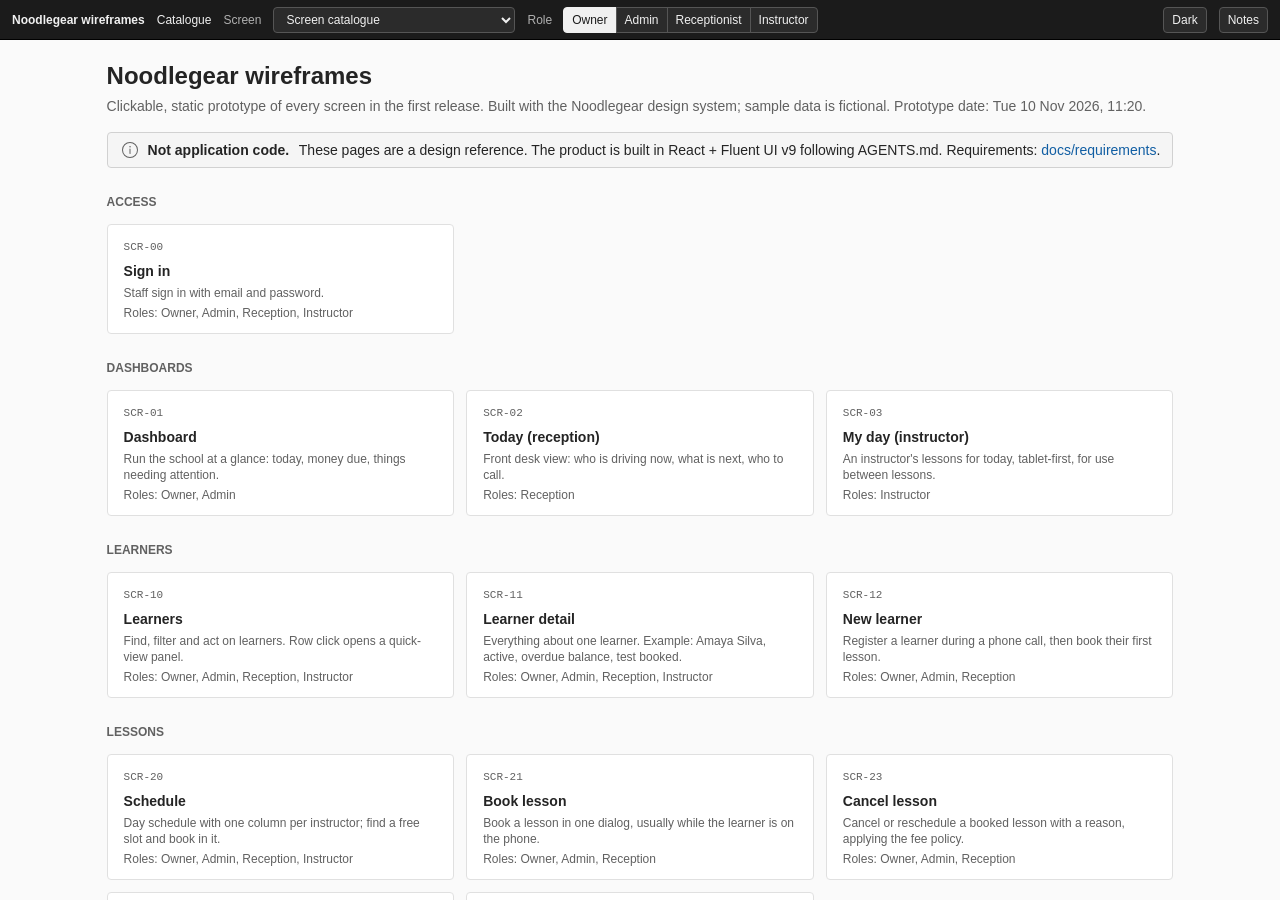
<file: docs/wireframes/index.html>
<!doctype html>
<!--
  Noodlegear wireframes: clickable static prototype of the first release.
  NOT application code. The product is built with React + Fluent UI v9 following AGENTS.md.
  Requirements: docs/requirements/. Open this file in a browser; no build step or server needed.
-->
<html lang="en" data-theme="light">
<head>
<meta charset="utf-8" />
<meta name="viewport" content="width=device-width, initial-scale=1" />
<title>Noodlegear Wireframes</title>
<link rel="stylesheet" href="wf.css" />
</head>
<body>
<div class="proto" id="proto" role="region" aria-label="Prototype controls"></div>
<div class="app" id="app"></div>
<aside class="notes" id="notes" aria-label="Screen notes" hidden></aside>
<dialog id="dlg" aria-label="Dialog"></dialog>
<div class="drawer-backdrop" id="panelBackdrop" hidden></div>
<aside class="drawer" id="panel" role="dialog" aria-modal="true" aria-labelledby="panelTitle" hidden></aside>
<div class="toaster" id="toaster" aria-live="polite"></div>
<script src="icons.js"></script>
<script src="kit.js"></script>
<script src="data.js"></script>
<script src="screens-core.js"></script>
<script src="screens-learners.js"></script>
<script src="screens-lessons.js"></script>
<script src="screens-ops.js"></script>
<script src="screens-billing.js"></script>
<script src="app.js"></script>
</body>
</html>
</file>
<file: docs/wireframes/wf.css>
/* Noodlegear wireframes: styles.
   Base copied from docs/reference/index.html (Fluent 2 token values) + wireframe additions below.
   This is a static prototype, NOT application code. */
/* ===== Tokens (light) ===== */
:root {
  --colorNeutralForeground1: #242424; --colorNeutralForeground2: #424242; --colorNeutralForeground3: #616161;
  --colorNeutralForeground4: #707070; --colorNeutralForegroundDisabled: #bdbdbd; --colorNeutralForegroundOnBrand: #ffffff;
  --colorBrandForeground1: #0F6CBD; --colorBrandForeground2: #115EA3; --colorBrandForegroundLink: #115EA3;
  --colorNeutralBackground1: #ffffff; --colorNeutralBackground1Hover: #f5f5f5; --colorNeutralBackground1Pressed: #e0e0e0;
  --colorNeutralBackground1Selected: #ebebeb; --colorNeutralBackground2: #fafafa; --colorNeutralBackground3: #f5f5f5;
  --colorNeutralBackground4: #f0f0f0; --colorNeutralBackground6: #e6e6e6; --colorSubtleBackgroundHover: #f5f5f5;
  --colorSubtleBackgroundPressed: #e0e0e0; --colorSubtleBackgroundSelected: #ebebeb;
  --colorBrandBackground: #0F6CBD; --colorBrandBackgroundHover: #115EA3; --colorBrandBackgroundPressed: #0C3B5E;
  --colorBrandBackground2: #EBF3FC; --colorBrandStroke2: #B4D6FA;
  --colorNeutralStroke1: #d1d1d1; --colorNeutralStroke1Hover: #c7c7c7; --colorNeutralStroke2: #e0e0e0;
  --colorNeutralStroke3: #f0f0f0; --colorNeutralStrokeAccessible: #616161; --colorCompoundBrandStroke: #0F6CBD;
  --colorStrokeFocus1: #ffffff; --colorStrokeFocus2: #000000;
  --colorStatusSuccessBackground1: #f1faf1; --colorStatusSuccessForeground1: #0e700e; --colorStatusSuccessBorder1: #9fd89f; --colorStatusSuccessBackground3: #107c10;
  --colorStatusWarningBackground1: #fff9f5; --colorStatusWarningForeground3: #bc4b09; --colorStatusWarningBorder1: #fdcfb4; --colorStatusWarningBackground3: #f7630c;
  --colorStatusDangerBackground1: #fdf3f4; --colorStatusDangerForeground1: #b10e1c; --colorStatusDangerBorder1: #eeacb2; --colorStatusDangerBackground3: #c50f1f;
  --colorBackgroundOverlay: rgba(0, 0, 0, 0.4); --colorNeutralBackgroundInverted: #292929; --colorNeutralForegroundInverted: #ffffff;
  --shadow2: 0 0 2px rgba(0,0,0,0.12), 0 1px 2px rgba(0,0,0,0.14);
  --shadow4: 0 0 2px rgba(0,0,0,0.12), 0 2px 4px rgba(0,0,0,0.14);
  --shadow8: 0 0 2px rgba(0,0,0,0.12), 0 4px 8px rgba(0,0,0,0.14);
  --shadow16: 0 0 2px rgba(0,0,0,0.12), 0 8px 16px rgba(0,0,0,0.14);
  --shadow64: 0 0 8px rgba(0,0,0,0.12), 0 32px 64px rgba(0,0,0,0.14);

  --fontFamilyBase: 'Segoe UI', 'Segoe UI Web (West European)', -apple-system, BlinkMacSystemFont, Roboto, 'Helvetica Neue', sans-serif;
  --fontFamilyMonospace: Consolas, 'Courier New', Courier, monospace;
  --s2: 2px; --s4: 4px; --s8: 8px; --s12: 12px; --s16: 16px; --s20: 20px; --s24: 24px; --s32: 32px;
  --borderRadiusSmall: 2px; --borderRadiusMedium: 4px; --borderRadiusXLarge: 8px;

  --ng-layout-header-height: 48px; --ng-layout-sidebar-width: 240px; --ng-layout-content-max-width: 1600px;
  --ng-layout-detail-panel-width: 480px; --ng-layout-dialog-width-small: 440px; --ng-layout-dialog-width-medium: 600px;
  --ng-layout-search-field-width: 280px; --ng-layout-filter-field-width: 200px; --ng-layout-metric-card-min-width: 200px;
  --ng-layout-form-column-min-width: 260px; --ng-z-sticky: 100; --ng-z-header: 200; --ng-z-sidebar: 300;
  color-scheme: light;
}
/* ===== Tokens (dark) ===== */
:root[data-theme="dark"] {
  --colorNeutralForeground1: #ffffff; --colorNeutralForeground2: #d6d6d6; --colorNeutralForeground3: #adadad;
  --colorNeutralForeground4: #999999; --colorNeutralForegroundDisabled: #5c5c5c;
  --colorBrandForeground1: #62ABF5; --colorBrandForeground2: #77B7F7; --colorBrandForegroundLink: #62ABF5;
  --colorNeutralBackground1: #292929; --colorNeutralBackground1Hover: #3d3d3d; --colorNeutralBackground1Pressed: #1f1f1f;
  --colorNeutralBackground1Selected: #383838; --colorNeutralBackground2: #1f1f1f; --colorNeutralBackground3: #141414;
  --colorNeutralBackground4: #0a0a0a; --colorNeutralBackground6: #333333; --colorSubtleBackgroundHover: #383838;
  --colorSubtleBackgroundPressed: #2e2e2e; --colorSubtleBackgroundSelected: #333333;
  --colorBrandBackground: #115EA3; --colorBrandBackgroundHover: #0F6CBD; --colorBrandBackgroundPressed: #0C3B5E;
  --colorBrandBackground2: #082338; --colorBrandStroke2: #0E4775;
  --colorNeutralStroke1: #666666; --colorNeutralStroke1Hover: #757575; --colorNeutralStroke2: #525252;
  --colorNeutralStroke3: #3d3d3d; --colorNeutralStrokeAccessible: #adadad; --colorCompoundBrandStroke: #479EF5;
  --colorStrokeFocus1: #000000; --colorStrokeFocus2: #ffffff;
  --colorStatusSuccessBackground1: #052505; --colorStatusSuccessForeground1: #54b054; --colorStatusSuccessBorder1: #107c10;
  --colorStatusWarningBackground1: #4a1e04; --colorStatusWarningForeground3: #f98845; --colorStatusWarningBorder1: #f7630c;
  --colorStatusDangerBackground1: #3b0509; --colorStatusDangerForeground1: #dc626d; --colorStatusDangerBorder1: #c50f1f;
  --colorBackgroundOverlay: rgba(0, 0, 0, 0.5); --colorNeutralBackgroundInverted: #ffffff; --colorNeutralForegroundInverted: #242424;
  --shadow2: 0 0 2px rgba(0,0,0,0.24), 0 1px 2px rgba(0,0,0,0.28);
  --shadow4: 0 0 2px rgba(0,0,0,0.24), 0 2px 4px rgba(0,0,0,0.28);
  --shadow8: 0 0 2px rgba(0,0,0,0.24), 0 4px 8px rgba(0,0,0,0.28);
  --shadow16: 0 0 2px rgba(0,0,0,0.24), 0 8px 16px rgba(0,0,0,0.28);
  --shadow64: 0 0 8px rgba(0,0,0,0.24), 0 32px 64px rgba(0,0,0,0.28);
  color-scheme: dark;
}

/* ===== Base ===== */
*, *::before, *::after { box-sizing: border-box; }
html, body { margin: 0; height: 100%; }
body { font-family: var(--fontFamilyBase); font-size: 14px; line-height: 20px; color: var(--colorNeutralForeground1);
  background: var(--colorNeutralBackground2); -webkit-font-smoothing: antialiased; }
h1, h2, h3, h4, p { margin: 0; }
a { color: var(--colorBrandForegroundLink); text-decoration: none; }
a:hover { text-decoration: underline; }
:focus-visible { outline: 2px solid var(--colorStrokeFocus2); outline-offset: 1px; box-shadow: 0 0 0 1px var(--colorStrokeFocus1) inset; }
.ic { width: 20px; height: 20px; fill: currentColor; flex: none; }
.ic16 { width: 16px; height: 16px; }
.ic24 { width: 24px; height: 24px; }
.ic48 { width: 48px; height: 48px; }
.num { font-variant-numeric: tabular-nums; }
.mono { font-family: var(--fontFamilyMonospace); }
.muted { color: var(--colorNeutralForeground3); }
.caption { font-size: 12px; line-height: 16px; }
.strong { font-weight: 600; }
.sr-only { position: absolute; width: 1px; height: 1px; padding: 0; margin: -1px; overflow: hidden; clip: rect(0 0 0 0); white-space: nowrap; border: 0; }
.skip { position: absolute; left: 8px; top: -48px; z-index: 1000; background: var(--colorNeutralBackground1); padding: 8px 12px; border-radius: 4px; box-shadow: var(--shadow8); }
.skip:focus { top: 8px; }

/* ===== Shell ===== */
.header { position: sticky; top: 0; z-index: var(--ng-z-header); height: var(--ng-layout-header-height); display: flex; align-items: center;
  gap: var(--s12); padding: 0 var(--s8); background: var(--colorNeutralBackground1); border-bottom: 1px solid var(--colorNeutralStroke2); }
.brand { display: flex; align-items: center; gap: var(--s8); font-weight: 600; }
.brand-mark { width: 20px; height: 20px; border-radius: 4px; background: var(--colorBrandBackground); color: #fff; display: grid; place-items: center; font-size: 12px; font-weight: 700; }
.brand-divider { width: 1px; height: 20px; background: var(--colorNeutralStroke2); }
.header-spacer { flex: 1; }
.layout { display: flex; min-height: calc(100vh - var(--ng-layout-header-height)); }
.sidebar { width: var(--ng-layout-sidebar-width); flex: none; background: var(--colorNeutralBackground1); border-right: 1px solid var(--colorNeutralStroke2);
  position: sticky; top: var(--ng-layout-header-height); height: calc(100vh - var(--ng-layout-header-height)); overflow-y: auto; padding: var(--s8) var(--s4); }
.sidebar[hidden] { display: none; }
.nav-section { font-size: 12px; line-height: 16px; font-weight: 600; color: var(--colorNeutralForeground3); padding: var(--s16) var(--s12) var(--s4); }
.nav-item { position: relative; display: flex; align-items: center; gap: 10px; height: 40px; padding: 0 var(--s12); border-radius: 4px;
  color: var(--colorNeutralForeground2); text-decoration: none; cursor: pointer; }
.nav-item:hover { background: var(--colorSubtleBackgroundHover); text-decoration: none; color: var(--colorNeutralForeground1); }
.nav-item[aria-current="true"], .nav-item[aria-current="page"] { background: var(--colorSubtleBackgroundSelected); color: var(--colorNeutralForeground1); font-weight: 600; }
.nav-item[aria-current="true"] .ic, .nav-item[aria-current="page"] .ic { color: var(--colorBrandForeground1); }
.nav-item[aria-current="true"]::before, .nav-item[aria-current="page"]::before { content: ""; position: absolute; left: 0; top: 10px; bottom: 10px; width: 4px; border-radius: 2px; background: var(--colorCompoundBrandStroke); }
.nav-divider { height: 1px; background: var(--colorNeutralStroke2); margin: var(--s8) var(--s12); }
.nav-count { margin-left: auto; font-size: 12px; font-weight: 600; color: var(--colorNeutralForeground3); }
main { flex: 1; min-width: 0; outline: none; }
.content { max-width: var(--ng-layout-content-max-width); padding: var(--s20) var(--s24) 64px; display: flex; flex-direction: column; gap: var(--s16); }

/* ===== Page header ===== */
.page-header { display: flex; flex-direction: column; gap: var(--s4); }
.page-header-row { display: flex; align-items: flex-start; gap: var(--s16); flex-wrap: wrap; }
.page-title { font-size: 24px; line-height: 32px; font-weight: 600; display: flex; align-items: center; gap: var(--s12); flex-wrap: wrap; }
.page-actions { margin-left: auto; display: flex; gap: var(--s8); align-items: center; flex-wrap: wrap; }
.page-desc { color: var(--colorNeutralForeground3); }
.ph-text { display: flex; flex-direction: column; gap: var(--s4); min-width: 0; }
.breadcrumb { display: flex; gap: var(--s4); align-items: center; font-size: 12px; line-height: 16px; color: var(--colorNeutralForeground3); list-style: none; margin: 0; padding: 0; }
.breadcrumb a { color: var(--colorNeutralForeground2); }
.breadcrumb [aria-current] { color: var(--colorNeutralForeground1); font-weight: 600; }

/* ===== Reference doc chrome ===== */
.ref-group { font-size: 12px; font-weight: 600; color: var(--colorNeutralForeground3); margin-top: var(--s16); }
.ref-section { scroll-margin-top: calc(var(--ng-layout-header-height) + 16px); display: flex; flex-direction: column; gap: var(--s12); }
.ref-section > h2 { font-size: 20px; line-height: 28px; font-weight: 600; }
.ref-section > p.lead { color: var(--colorNeutralForeground3); max-width: 720px; }
.surface { background: var(--colorNeutralBackground1); border: 1px solid var(--colorNeutralStroke2); border-radius: var(--borderRadiusMedium); }
.pad { padding: var(--s16); }
.surface-title { display: flex; align-items: center; gap: var(--s8); font-size: 16px; line-height: 22px; font-weight: 600; margin-bottom: var(--s12); }
.surface-title .actions { margin-left: auto; display: flex; gap: var(--s8); }
.demo-row { display: flex; flex-wrap: wrap; gap: var(--s8); align-items: center; }
.demo-label { font-size: 12px; line-height: 16px; color: var(--colorNeutralForeground3); min-width: 96px; }
.stack { display: flex; flex-direction: column; gap: var(--s12); }
.grid-2 { display: grid; grid-template-columns: repeat(2, minmax(0, 1fr)); gap: var(--s16); }
.grid-3 { display: grid; grid-template-columns: repeat(3, minmax(0, 1fr)); gap: var(--s16); }
.rule { font-size: 12px; line-height: 16px; display: flex; gap: var(--s8); align-items: flex-start; }
.rule .ic { width: 16px; height: 16px; margin-top: 0; }
.do { color: var(--colorStatusSuccessForeground1); } .dont { color: var(--colorStatusDangerForeground1); }
code, .code { font-family: var(--fontFamilyMonospace); font-size: 12px; background: var(--colorNeutralBackground3); padding: 1px 4px; border-radius: 2px; }

/* Swatches */
.swatches { display: grid; grid-template-columns: repeat(auto-fill, minmax(180px, 1fr)); gap: var(--s12); }
.swatch { border: 1px solid var(--colorNeutralStroke2); border-radius: 4px; overflow: hidden; background: var(--colorNeutralBackground1); }
.swatch-chip { height: 48px; border-bottom: 1px solid var(--colorNeutralStroke2); }
.swatch-meta { padding: var(--s8); display: flex; flex-direction: column; gap: 2px; }
.swatch-meta .caption { word-break: break-all; }
.ramp { display: grid; grid-template-columns: repeat(16, minmax(0, 1fr)); border-radius: 4px; overflow: hidden; border: 1px solid var(--colorNeutralStroke2); }
.ramp div { height: 40px; display: flex; align-items: flex-end; justify-content: center; font-size: 10px; padding-bottom: 2px; }

/* Type specimens */
.type-row { display: grid; grid-template-columns: 160px 120px 1fr; gap: var(--s16); align-items: baseline; padding: var(--s8) 0; border-bottom: 1px solid var(--colorNeutralStroke3); }
.type-row:last-child { border-bottom: 0; }
.t-caption1 { font-size: 12px; line-height: 16px; } .t-caption1s { font-size: 12px; line-height: 16px; font-weight: 600; }
.t-body1 { font-size: 14px; line-height: 20px; } .t-body1s { font-size: 14px; line-height: 20px; font-weight: 600; }
.t-body2 { font-size: 16px; line-height: 22px; } .t-subtitle2 { font-size: 16px; line-height: 22px; font-weight: 600; }
.t-subtitle1 { font-size: 20px; line-height: 28px; font-weight: 600; } .t-title3 { font-size: 24px; line-height: 32px; font-weight: 600; }
.t-title2 { font-size: 28px; line-height: 36px; font-weight: 600; }

/* Spacing */
.space-row { display: grid; grid-template-columns: 64px 56px 1fr; gap: var(--s12); align-items: center; padding: 4px 0; }
.space-bar { height: 12px; background: var(--colorBrandBackground2); border: 1px solid var(--colorBrandStroke2); }
.shape-grid { display: grid; grid-template-columns: repeat(auto-fill, minmax(150px, 1fr)); gap: var(--s16); }
.shape { height: 72px; background: var(--colorNeutralBackground1); border: 1px solid var(--colorNeutralStroke2); display: grid; place-items: center; text-align: center; font-size: 12px; line-height: 16px; }
.icon-grid { display: grid; grid-template-columns: repeat(auto-fill, minmax(132px, 1fr)); gap: var(--s4); }
.icon-cell { display: flex; align-items: center; gap: var(--s8); padding: var(--s8); border-radius: 4px; font-size: 12px; color: var(--colorNeutralForeground2); }

/* ===== Buttons ===== */
.btn { font: inherit; font-weight: 600; display: inline-flex; align-items: center; justify-content: center; gap: 6px; height: 32px; min-width: 96px;
  padding: 0 12px; border-radius: 4px; border: 1px solid var(--colorNeutralStroke1); background: var(--colorNeutralBackground1);
  color: var(--colorNeutralForeground1); cursor: pointer; white-space: nowrap; }
.btn:hover { background: var(--colorNeutralBackground1Hover); border-color: var(--colorNeutralStroke1Hover); }
.btn:active { background: var(--colorNeutralBackground1Pressed); }
.btn.primary { background: var(--colorBrandBackground); border-color: transparent; color: var(--colorNeutralForegroundOnBrand); }
.btn.primary:hover { background: var(--colorBrandBackgroundHover); }
.btn.primary:active { background: var(--colorBrandBackgroundPressed); }
.btn.subtle { background: transparent; border-color: transparent; color: var(--colorNeutralForeground2); }
.btn.subtle:hover { background: var(--colorSubtleBackgroundHover); color: var(--colorNeutralForeground1); }
.btn.subtle:active { background: var(--colorSubtleBackgroundPressed); }
.btn.transparent { background: transparent; border-color: transparent; color: var(--colorNeutralForeground2); min-width: 0; }
.btn.transparent:hover { color: var(--colorBrandForeground2); }
.btn.icon { min-width: 32px; width: 32px; padding: 0; }
.btn.small { height: 24px; min-width: 64px; padding: 0 8px; font-size: 12px; } .btn.small.icon { width: 24px; min-width: 24px; }
.btn:disabled, .btn[aria-disabled="true"] { background: var(--colorNeutralBackground3); border-color: var(--colorNeutralStroke2); color: var(--colorNeutralForegroundDisabled); cursor: not-allowed; }
.btn.subtle:disabled { background: transparent; border-color: transparent; }
.btn.is-hover { background: var(--colorNeutralBackground1Hover); border-color: var(--colorNeutralStroke1Hover); }
.btn.primary.is-hover { background: var(--colorBrandBackgroundHover); }
.btn.is-pressed { background: var(--colorNeutralBackground1Pressed); }
.btn.primary.is-pressed { background: var(--colorBrandBackgroundPressed); }
.btn.is-focus { outline: 2px solid var(--colorStrokeFocus2); outline-offset: 1px; }
.split { display: inline-flex; }
.split .btn:first-child { border-top-right-radius: 0; border-bottom-right-radius: 0; }
.split .btn:last-child { border-top-left-radius: 0; border-bottom-left-radius: 0; min-width: 32px; width: 32px; padding: 0; }
.split .btn.primary:last-child { border-left: 1px solid var(--colorNeutralForegroundOnBrand); }
.split .btn:not(.primary):last-child { border-left: 0; }
.spinner { width: 16px; height: 16px; border-radius: 50%; border: 2px solid var(--colorBrandStroke2); border-top-color: var(--colorBrandBackground); animation: spin 1.2s linear infinite; }
.spinner.lg { width: 32px; height: 32px; border-width: 3px; }
@keyframes spin { to { transform: rotate(360deg); } }
@media (prefers-reduced-motion: reduce) { .spinner { animation-duration: 3s; } .skel { animation: none !important; } }

/* Menu */
.menu { background: var(--colorNeutralBackground1); border-radius: 4px; box-shadow: var(--shadow16); padding: 4px; min-width: 200px; display: inline-flex; flex-direction: column; }
.menu-item { display: flex; align-items: center; gap: 8px; height: 32px; padding: 0 8px; border-radius: 4px; color: var(--colorNeutralForeground2); }
.menu-item:hover, .menu-item.is-hover { background: var(--colorSubtleBackgroundHover); color: var(--colorNeutralForeground1); }
.menu-divider { height: 1px; background: var(--colorNeutralStroke2); margin: 4px -4px; }
.menu-header { font-size: 12px; font-weight: 600; color: var(--colorNeutralForeground3); padding: 4px 8px; }

/* ===== Inputs ===== */
.field { display: flex; flex-direction: column; gap: var(--s4); min-width: 0; }
.label { font-size: 14px; line-height: 20px; color: var(--colorNeutralForeground1); }
.label .req { color: var(--colorStatusDangerForeground1); padding-left: 4px; }
.hint { font-size: 12px; line-height: 16px; color: var(--colorNeutralForeground3); }
.vmsg { font-size: 12px; line-height: 16px; display: flex; gap: 4px; align-items: flex-start; }
.vmsg.error { color: var(--colorStatusDangerForeground1); } .vmsg.warning { color: var(--colorStatusWarningForeground3); }
.vmsg .ic { width: 12px; height: 12px; margin-top: 2px; }
.input { position: relative; display: flex; align-items: center; gap: 6px; height: 32px; padding: 0 10px; background: var(--colorNeutralBackground1);
  border: 1px solid var(--colorNeutralStroke1); border-bottom-color: var(--colorNeutralStrokeAccessible); border-radius: 4px; color: var(--colorNeutralForeground3); }
.input:hover { border-color: var(--colorNeutralStroke1Hover); border-bottom-color: var(--colorNeutralStrokeAccessible); }
.input:focus-within::after, .input.is-focus::after { content: ""; position: absolute; left: -1px; right: -1px; bottom: -1px; height: 2px; background: var(--colorCompoundBrandStroke); border-radius: 0 0 4px 4px; }
.input input, .input select, .input textarea { flex: 1; min-width: 0; border: 0; outline: none; background: transparent; font: inherit; color: var(--colorNeutralForeground1); height: 100%; padding: 0; }
.input input::placeholder, .input textarea::placeholder { color: var(--colorNeutralForeground4); }
.input.textarea { height: auto; padding: 6px 10px; align-items: stretch; } .input.textarea textarea { resize: vertical; min-height: 60px; }
.input.select select { appearance: none; cursor: pointer; padding-right: 24px; }
.input.select .chev { position: absolute; right: 8px; pointer-events: none; color: var(--colorNeutralForeground3); }
.input.select select option { background: var(--colorNeutralBackground1); color: var(--colorNeutralForeground1); }
.input.error { border-color: var(--colorStatusDangerBorder1); border-bottom-color: var(--colorStatusDangerForeground1); }
.input.warn { border-color: var(--colorStatusWarningBorder1); border-bottom-color: var(--colorStatusWarningForeground3); }
.input.disabled { background: var(--colorNeutralBackground3); border-color: var(--colorNeutralStroke2); color: var(--colorNeutralForegroundDisabled); }
.input.disabled input { color: var(--colorNeutralForegroundDisabled); }
.input .affix { color: var(--colorNeutralForeground3); }
.spin { display: flex; flex-direction: column; margin-right: -6px; }
.spin button { border: 0; background: transparent; color: var(--colorNeutralForeground3); height: 14px; width: 20px; padding: 0; cursor: pointer; border-radius: 2px; display: grid; place-items: center; }
.spin button:hover { background: var(--colorSubtleBackgroundHover); }
.form-grid { display: grid; grid-template-columns: repeat(2, minmax(var(--ng-layout-form-column-min-width), 1fr)); gap: var(--s16) var(--s24); }
.form-grid .full { grid-column: 1 / -1; }
fieldset { border: 0; margin: 0; padding: 0; min-width: 0; }
legend { font-size: 16px; line-height: 22px; font-weight: 600; padding: 0; margin-bottom: var(--s12); }
.form-actions { display: flex; gap: var(--s8); padding-top: var(--s16); border-top: 1px solid var(--colorNeutralStroke2); }

/* Checkbox / radio / switch */
.choice { display: inline-flex; align-items: center; gap: 8px; cursor: pointer; padding: 6px 0; }
.choice input { appearance: none; margin: 0; width: 16px; height: 16px; border: 1px solid var(--colorNeutralStrokeAccessible); border-radius: 2px; display: grid; place-items: center; background: var(--colorNeutralBackground1); cursor: pointer; flex: none; }
.choice input[type="checkbox"]:checked { background: var(--colorBrandBackground); border-color: var(--colorBrandBackground); }
.choice input[type="checkbox"]:checked::after { content: ""; width: 9px; height: 5px; border-left: 1.5px solid #fff; border-bottom: 1.5px solid #fff; transform: rotate(-45deg) translate(1px, -1px); }
.choice input[type="checkbox"]:indeterminate { border-color: var(--colorBrandBackground); }
.choice input[type="checkbox"]:indeterminate::after { content: ""; width: 8px; height: 8px; background: var(--colorBrandBackground); border-radius: 1px; }
.choice input[type="radio"] { border-radius: 50%; }
.choice input[type="radio"]:checked { border-color: var(--colorBrandBackground); }
.choice input[type="radio"]:checked::after { content: ""; width: 10px; height: 10px; border-radius: 50%; background: var(--colorBrandBackground); }
.choice input:disabled { border-color: var(--colorNeutralStrokeDisabled, #e0e0e0); cursor: not-allowed; } .choice:has(input:disabled) { color: var(--colorNeutralForegroundDisabled); cursor: not-allowed; }
.choice input[role="switch"] { width: 40px; height: 20px; border-radius: 10px; position: relative; display: block; }
.choice input[role="switch"]::after { content: ""; position: absolute; top: 3px; left: 3px; width: 12px; height: 12px; border-radius: 50%; background: var(--colorNeutralForeground3); transition: left 100ms; }
.choice input[role="switch"]:checked { background: var(--colorBrandBackground); border-color: transparent; }
.choice input[role="switch"]:checked::after { left: 23px; background: #fff; }
.choice-group { display: flex; flex-direction: column; }
.choice-group.horizontal { flex-direction: row; gap: var(--s16); }

/* ===== Badges / status ===== */
.badge { display: inline-flex; align-items: center; gap: 2px; height: 20px; padding: 0 6px; border-radius: 4px; font-size: 12px; line-height: 16px; font-weight: 600; border: 1px solid; white-space: nowrap; }
.badge.small { height: 16px; padding: 0 4px; font-size: 10px; line-height: 14px; }
.tone-success { background: var(--colorStatusSuccessBackground1); color: var(--colorStatusSuccessForeground1); border-color: var(--colorStatusSuccessBorder1); }
.tone-warning { background: var(--colorStatusWarningBackground1); color: var(--colorStatusWarningForeground3); border-color: var(--colorStatusWarningBorder1); }
.tone-danger { background: var(--colorStatusDangerBackground1); color: var(--colorStatusDangerForeground1); border-color: var(--colorStatusDangerBorder1); }
.tone-info { background: var(--colorBrandBackground2); color: var(--colorBrandForeground2); border-color: var(--colorBrandStroke2); }
.tone-neutral { background: var(--colorNeutralBackground3); color: var(--colorNeutralForeground3); border-color: var(--colorNeutralStroke2); }
.indicator { display: inline-flex; align-items: center; gap: 6px; }
.dot { width: 8px; height: 8px; border-radius: 50%; flex: none; }
.dot.success { background: var(--colorStatusSuccessBackground3); } .dot.warning { background: var(--colorStatusWarningBackground3); }
.dot.danger { background: var(--colorStatusDangerBackground3); } .dot.info { background: var(--colorBrandBackground); } .dot.neutral { background: var(--colorNeutralForeground3); }
.counter { display: inline-grid; place-items: center; min-width: 20px; height: 20px; padding: 0 6px; border-radius: 10px; font-size: 12px; font-weight: 600; background: var(--colorBrandBackground); color: #fff; }
.status-table { width: 100%; border-collapse: collapse; }
.status-table th, .status-table td { text-align: left; padding: 6px 8px; border-bottom: 1px solid var(--colorNeutralStroke3); vertical-align: top; }
.status-table th { font-size: 12px; color: var(--colorNeutralForeground3); font-weight: 600; width: 120px; }
.status-table td > span { margin: 0 4px 4px 0; }

/* ===== Tables ===== */
.table-wrap { overflow-x: auto; }
table.dt { width: 100%; border-collapse: collapse; font-size: 14px; }
.dt th { position: sticky; top: 0; z-index: 1; height: 34px; padding: 0 8px; text-align: left; font-weight: 600; color: var(--colorNeutralForeground2); background: var(--colorNeutralBackground3); border-bottom: 1px solid var(--colorNeutralStroke2); white-space: nowrap; }
.dt th.end, .dt td.end { text-align: right; }
.dt th button.sort { all: unset; display: inline-flex; align-items: center; gap: 4px; cursor: pointer; border-radius: 2px; padding: 2px 4px; margin: 0 -4px; }
.dt th button.sort:hover { background: var(--colorSubtleBackgroundHover); }
.dt th button.sort:focus-visible { outline: 2px solid var(--colorStrokeFocus2); }
.dt th .sort-ic { width: 12px; height: 12px; color: var(--colorNeutralForeground3); }
.dt td { height: 34px; padding: 0 8px; border-bottom: 1px solid var(--colorNeutralStroke2); white-space: nowrap; }
.dt.medium td { height: 44px; }
.dt tbody tr { cursor: default; }
.dt tbody tr.clickable { cursor: pointer; }
.dt tbody tr:hover { background: var(--colorNeutralBackground1Hover); }
.dt tbody tr.active, .dt tbody tr[aria-selected="true"] { background: var(--colorNeutralBackground1Selected); }
.dt tbody tr:focus-visible { outline: 2px solid var(--colorStrokeFocus2); outline-offset: -2px; }
.dt .sel { width: 44px; padding-left: 12px; }
.dt .rowact { width: 44px; text-align: center; }
.cell-primary { display: flex; align-items: center; gap: 8px; }
.cell-primary .name { font-weight: 600; color: var(--colorNeutralForeground1); }
.cell-two { display: flex; flex-direction: column; line-height: 16px; }
.empty-cell { color: var(--colorNeutralForeground3); }
.avatar { width: 24px; height: 24px; border-radius: 50%; background: var(--colorNeutralBackground6); color: var(--colorNeutralForeground3); display: inline-grid; place-items: center; font-size: 10px; font-weight: 600; flex: none; }
.avatar.lg { width: 56px; height: 56px; font-size: 20px; } .avatar.md { width: 28px; height: 28px; font-size: 11px; }
.commandbar { display: flex; align-items: center; gap: var(--s4); padding: var(--s4) var(--s8); border-bottom: 1px solid var(--colorNeutralStroke2); min-height: 44px; flex-wrap: wrap; }
.commandbar .far { margin-left: auto; display: flex; gap: 4px; align-items: center; }
.commandbar .btn { min-width: 0; }
.commandbar .sep { width: 1px; height: 20px; background: var(--colorNeutralStroke2); margin: 0 4px; }
.selection-pill { font-weight: 600; padding: 0 8px; }
.pagination { display: flex; align-items: center; gap: var(--s8); min-height: 44px; padding: 0 var(--s12); border-top: 1px solid var(--colorNeutralStroke2); font-size: 12px; color: var(--colorNeutralForeground3); flex-wrap: wrap; }
.pagination .pg { margin-left: auto; display: flex; align-items: center; gap: 2px; }
.pagination .input { height: 24px; padding: 0 6px; font-size: 12px; } .pagination .input select { padding-right: 18px; }
.pagination .input.select .chev { right: 4px; }

/* Filter bar */
.filterbar { display: flex; flex-direction: column; gap: var(--s8); }
.filterbar-row { display: flex; gap: var(--s12); align-items: center; flex-wrap: wrap; }
.filterbar .search { width: var(--ng-layout-search-field-width); }
.filterbar .filter { width: var(--ng-layout-filter-field-width); }
.filterbar .count { margin-left: auto; font-size: 12px; color: var(--colorNeutralForeground3); }
.tags { display: flex; gap: var(--s8); align-items: center; flex-wrap: wrap; }
.tag { display: inline-flex; align-items: center; height: 24px; border-radius: 4px; background: var(--colorNeutralBackground3); border: 1px solid var(--colorNeutralStroke2); font-size: 12px; padding-left: 8px; }
.tag button { all: unset; display: grid; place-items: center; width: 24px; height: 22px; cursor: pointer; color: var(--colorNeutralForeground3); border-radius: 0 4px 4px 0; }
.tag button:hover { background: var(--colorSubtleBackgroundHover); color: var(--colorNeutralForeground1); }
.tag button:focus-visible { outline: 2px solid var(--colorStrokeFocus2); }

/* ===== Feedback ===== */
.msgbar { display: flex; align-items: center; gap: 8px; min-height: 36px; padding: 6px 12px; border-radius: 4px; border: 1px solid var(--colorNeutralStroke1); background: var(--colorNeutralBackground3); }
.msgbar .ic { color: var(--colorNeutralForeground3); }
.msgbar .body { flex: 1; } .msgbar .title { font-weight: 600; margin-right: 6px; }
.msgbar .acts { display: flex; gap: 8px; align-items: center; }
.msgbar.success { background: var(--colorStatusSuccessBackground1); border-color: var(--colorStatusSuccessBorder1); } .msgbar.success .ic { color: var(--colorStatusSuccessForeground1); }
.msgbar.warning { background: var(--colorStatusWarningBackground1); border-color: var(--colorStatusWarningBorder1); } .msgbar.warning .ic { color: var(--colorStatusWarningForeground3); }
.msgbar.error { background: var(--colorStatusDangerBackground1); border-color: var(--colorStatusDangerBorder1); } .msgbar.error .ic { color: var(--colorStatusDangerForeground1); }
.toast { width: 292px; background: var(--colorNeutralBackground1); border-radius: 4px; box-shadow: var(--shadow8); padding: 12px; display: grid; grid-template-columns: 20px 1fr auto; gap: 4px 8px; align-items: start; }
.toast .t-title { font-weight: 600; } .toast .t-body { grid-column: 2 / 4; font-size: 12px; line-height: 16px; color: var(--colorNeutralForeground2); }
.toast .t-foot { grid-column: 2 / 4; display: flex; gap: 12px; margin-top: 4px; font-size: 12px; }
.toast.success > .ic { color: var(--colorStatusSuccessForeground1); } .toast.error > .ic { color: var(--colorStatusDangerForeground1); }
.toast.warning > .ic { color: var(--colorStatusWarningForeground3); } .toast.info > .ic { color: var(--colorNeutralForeground3); }
.toaster { position: fixed; right: 16px; bottom: 16px; display: flex; flex-direction: column; gap: 8px; z-index: 2000; }
.progress { height: 2px; background: var(--colorNeutralBackground6); border-radius: 1px; overflow: hidden; }
.progress.thick { height: 4px; border-radius: 2px; }
.progress > div { height: 100%; background: var(--colorBrandBackground); border-radius: inherit; }
.progress.success > div { background: var(--colorStatusSuccessBackground3); }
.progress-label { display: flex; justify-content: space-between; font-size: 12px; line-height: 16px; margin-bottom: 4px; }
.skel { background: var(--colorNeutralBackground6); border-radius: 4px; height: 12px; animation: pulse 1.6s ease-in-out infinite; }
.skel.circle { border-radius: 50%; width: 24px; height: 24px; }
@keyframes pulse { 50% { opacity: .5; } }
.empty { display: flex; flex-direction: column; align-items: center; text-align: center; gap: 8px; padding: var(--s32); color: var(--colorNeutralForeground1); }
.empty > .ic { color: var(--colorNeutralForeground3); margin-bottom: 4px; }
.empty h3 { font-size: 20px; line-height: 28px; font-weight: 600; }
.empty p { color: var(--colorNeutralForeground3); max-width: 480px; }
.empty .acts { margin-top: 8px; display: flex; gap: 8px; }
.tooltip { display: inline-block; position: relative; background: var(--colorNeutralBackgroundInverted); color: var(--colorNeutralForegroundInverted); font-size: 12px; line-height: 16px; padding: 4px 11px 6px; border-radius: 4px; box-shadow: var(--shadow8); }
.tooltip::after { content: ""; position: absolute; top: -4px; left: 50%; width: 8px; height: 8px; background: inherit; transform: translateX(-50%) rotate(45deg); }

/* ===== Overlays ===== */
dialog { border: 0; padding: 0; border-radius: var(--borderRadiusXLarge); box-shadow: var(--shadow64); background: var(--colorNeutralBackground1); color: var(--colorNeutralForeground1); width: min(var(--ng-layout-dialog-width-medium), calc(100vw - 32px)); }
dialog.small { width: min(var(--ng-layout-dialog-width-small), calc(100vw - 32px)); }
dialog::backdrop { background: var(--colorBackgroundOverlay); }
.dlg { padding: 24px; display: flex; flex-direction: column; gap: 8px; }
.dlg-title { font-size: 20px; line-height: 28px; font-weight: 600; display: flex; align-items: center; gap: 8px; }
.dlg-title .btn { margin-left: auto; margin-right: -8px; }
.dlg-content { padding: 4px 0 16px; display: flex; flex-direction: column; gap: 16px; }
.dlg-actions { display: flex; justify-content: flex-end; gap: 8px; }
.static-dialog { width: 100%; max-width: 440px; border-radius: 8px; box-shadow: var(--shadow64); background: var(--colorNeutralBackground1); }
.drawer-backdrop { position: fixed; inset: 0; background: var(--colorBackgroundOverlay); z-index: 1500; }
.drawer { position: fixed; top: 0; right: 0; bottom: 0; width: min(var(--ng-layout-detail-panel-width), 100vw); background: var(--colorNeutralBackground1); box-shadow: var(--shadow64); z-index: 1501; display: flex; flex-direction: column; }
.drawer[hidden], .drawer-backdrop[hidden] { display: none; }
.drawer-header { padding: 24px 24px 8px; display: flex; gap: 12px; align-items: flex-start; }
.drawer-header h2 { font-size: 20px; line-height: 28px; font-weight: 600; }
.drawer-header .acts { margin-left: auto; display: flex; gap: 4px; margin-right: -8px; }
.drawer-body { flex: 1; overflow-y: auto; padding: 8px 24px 24px; display: flex; flex-direction: column; gap: 20px; }
.drawer-footer { padding: 16px 24px; display: flex; justify-content: flex-end; gap: 8px; border-top: 1px solid var(--colorNeutralStroke2); }
.panel-section h3 { font-size: 16px; line-height: 22px; font-weight: 600; margin-bottom: 8px; }

/* ===== Business ===== */
.metrics { display: grid; grid-template-columns: repeat(auto-fill, minmax(var(--ng-layout-metric-card-min-width), 1fr)); gap: var(--s16); }
.metric { padding: var(--s16); display: flex; flex-direction: column; gap: 4px; text-decoration: none; color: inherit; }
a.metric:hover { text-decoration: none; border-color: var(--colorNeutralStroke1Hover); background: var(--colorNeutralBackground1Hover); }
.metric .m-label { display: flex; align-items: center; gap: 6px; font-size: 12px; line-height: 16px; font-weight: 600; color: var(--colorNeutralForeground3); }
.metric .m-label .ic { width: 16px; height: 16px; }
.metric .m-value { font-size: 28px; line-height: 36px; font-weight: 600; font-variant-numeric: tabular-nums; }
.metric .m-foot { font-size: 12px; line-height: 16px; color: var(--colorNeutralForeground3); display: flex; gap: 8px; }
.delta-positive { color: var(--colorStatusSuccessForeground1); } .delta-negative { color: var(--colorStatusDangerForeground1); }
dl.dlist { margin: 0; display: grid; grid-template-columns: repeat(2, minmax(0, 1fr)); gap: var(--s12) var(--s24); }
dl.dlist.one { grid-template-columns: minmax(0, 1fr); }
dl.dlist div { display: flex; flex-direction: column; gap: 2px; min-width: 0; }
dl.dlist dt { font-size: 12px; line-height: 16px; color: var(--colorNeutralForeground3); }
dl.dlist dd { margin: 0; overflow-wrap: anywhere; }
.profile { display: flex; gap: var(--s16); align-items: flex-start; }
.profile .p-main { display: flex; flex-direction: column; gap: 4px; flex: 1; min-width: 0; }
.profile .p-name { font-size: 20px; line-height: 28px; font-weight: 600; display: flex; gap: 8px; align-items: center; flex-wrap: wrap; }
.profile .p-ids { font-size: 12px; color: var(--colorNeutralForeground3); }
.profile .p-details { display: flex; gap: 4px 20px; flex-wrap: wrap; margin-top: 4px; }
.profile .p-details span { display: inline-flex; gap: 6px; align-items: center; color: var(--colorNeutralForeground2); }
.profile .p-details .ic { width: 16px; height: 16px; color: var(--colorNeutralForeground3); }
ol.timeline { list-style: none; margin: 0; padding: 0; }
ol.timeline li { display: grid; grid-template-columns: 24px 1fr; gap: 12px; position: relative; padding-bottom: 16px; }
ol.timeline li:not(:last-child)::before { content: ""; position: absolute; left: 11.5px; top: 28px; bottom: 4px; width: 1px; background: var(--colorNeutralStroke2); }
.tl-icon { width: 24px; height: 24px; border-radius: 50%; background: var(--colorNeutralBackground3); display: grid; place-items: center; color: var(--colorNeutralForeground2); }
.tl-icon .ic { width: 16px; height: 16px; }
.tl-icon.success { background: var(--colorStatusSuccessBackground1); color: var(--colorStatusSuccessForeground1); }
.tl-icon.danger { background: var(--colorStatusDangerBackground1); color: var(--colorStatusDangerForeground1); }
.tl-icon.warning { background: var(--colorStatusWarningBackground1); color: var(--colorStatusWarningForeground3); }
.tl-title { font-weight: 400; } .tl-meta { font-size: 12px; line-height: 16px; color: var(--colorNeutralForeground3); }
.tabs { display: flex; gap: 4px; border-bottom: 1px solid var(--colorNeutralStroke2); }
.tab { all: unset; position: relative; padding: 10px 10px; cursor: pointer; color: var(--colorNeutralForeground2); border-radius: 4px 4px 0 0; }
.tab:hover { color: var(--colorNeutralForeground1); background: var(--colorSubtleBackgroundHover); }
.tab[aria-selected="true"] { color: var(--colorNeutralForeground1); font-weight: 600; }
.tab[aria-selected="true"]::after { content: ""; position: absolute; left: 10px; right: 10px; bottom: -1px; height: 3px; border-radius: 2px; background: var(--colorCompoundBrandStroke); }
.tab:focus-visible { outline: 2px solid var(--colorStrokeFocus2); }

/* ===== Example frame ===== */
.frame { border: 1px solid var(--colorNeutralStroke1); border-radius: 4px; overflow: hidden; background: var(--colorNeutralBackground2); }
.frame .header { position: static; }
.frame-body { display: flex; min-height: 640px; }
.frame .sidebar { position: static; height: auto; }
.frame .content { padding: var(--s20) var(--s24) var(--s24); }
.two-col { display: grid; grid-template-columns: minmax(0, 2fr) minmax(0, 1fr); gap: var(--s16); align-items: start; }

/* ===== Responsive ===== */
@media (max-width: 1365px) { .hide-lg { display: none; } }
@media (max-width: 1023px) {
  .sidebar.ref-nav { position: fixed; left: 0; top: var(--ng-layout-header-height); bottom: 0; height: auto; z-index: var(--ng-z-sidebar); box-shadow: var(--shadow16); }
  .content { padding: var(--s16) var(--s16) 64px; }
  .frame .sidebar { display: none; }
  .form-grid, .grid-2, .grid-3, .two-col { grid-template-columns: minmax(0, 1fr); }
  .hide-md, [data-hide="md"] { display: none; }
  .type-row { grid-template-columns: 1fr; gap: 2px; }
}
@media (max-width: 639px) {
  .hide-sm, [data-hide="sm"] { display: none !important; }
  .filterbar .search, .filterbar .filter { width: 100%; }
  dl.dlist { grid-template-columns: minmax(0, 1fr); }
  .page-actions { margin-left: 0; }
  .ramp div { font-size: 0; }
}

/* =====================================================================
   Wireframe additions
   ===================================================================== */
body { overflow: hidden; }
/* Prototype bar: tooling chrome, deliberately NOT part of the product UI */
.proto { position: fixed; inset: 0 0 auto 0; height: 40px; z-index: 900; display: flex; align-items: center; gap: 12px; padding: 0 12px;
  background: #1b1b1b; color: #f0f0f0; font-size: 12px; border-bottom: 1px solid #000; }
.proto b { font-weight: 600; }
.proto select, .proto button { font: inherit; font-size: 12px; height: 26px; border-radius: 4px; border: 1px solid #555; background: #2b2b2b; color: #f0f0f0; padding: 0 8px; cursor: pointer; }
.proto button[aria-pressed="true"] { background: #f0f0f0; color: #1b1b1b; border-color: #f0f0f0; }
.proto .seg { display: inline-flex; } .proto .seg button { border-radius: 0; margin-left: -1px; } .proto .seg button:first-child { border-radius: 4px 0 0 4px; } .proto .seg button:last-child { border-radius: 0 4px 4px 0; }
.proto .grow { flex: 1; } .proto .lbl { color: #b0b0b0; }
.proto :focus-visible { outline: 2px solid #fff; outline-offset: 1px; }
.app { position: fixed; inset: 40px 0 0 0; display: flex; flex-direction: column; }
.app > .header { position: static; }
.app .layout { flex: 1; min-height: 0; display: flex; }
.app .sidebar { position: static; height: auto; }
.app main { overflow-y: auto; }
.app.notes-open { right: 340px; }
.notes { position: fixed; top: 40px; right: 0; bottom: 0; width: 340px; background: var(--colorNeutralBackground1); border-left: 1px solid var(--colorNeutralStroke2);
  overflow-y: auto; padding: 16px; display: flex; flex-direction: column; gap: 12px; z-index: 800; font-size: 13px; }
.notes[hidden] { display: none; }
.notes h2 { font-size: 16px; line-height: 22px; font-weight: 600; }
.notes h3 { font-size: 12px; font-weight: 600; color: var(--colorNeutralForeground3); margin-top: 4px; }
.notes ol, .notes ul { margin: 0; padding-left: 18px; display: flex; flex-direction: column; gap: 4px; }
.notes .chip { display: inline-block; font-size: 11px; font-weight: 600; padding: 0 6px; border-radius: 4px; background: var(--colorNeutralBackground3); border: 1px solid var(--colorNeutralStroke2); margin: 0 4px 4px 0; }
.wf-tag { font-family: var(--fontFamilyMonospace); font-size: 11px; color: var(--colorNeutralForeground3); }

.menu[hidden] { display: none; }

/* Catalogue */
.catalogue { display: grid; grid-template-columns: repeat(auto-fill, minmax(260px, 1fr)); gap: 12px; }
.cat-card { display: flex; flex-direction: column; gap: 4px; padding: 12px 16px; text-decoration: none; color: inherit; }
a.cat-card:hover { background: var(--colorNeutralBackground1Hover); text-decoration: none; }
.cat-group { font-size: 12px; font-weight: 600; color: var(--colorNeutralForeground3); margin: 8px 0 -4px; }

/* Layout helpers */
.row { display: flex; gap: 8px; align-items: center; flex-wrap: wrap; }
.row.end { justify-content: flex-end; } .row.between { justify-content: space-between; }
.col { display: flex; flex-direction: column; gap: 16px; min-width: 0; }
.gap4 { gap: 4px; } .gap12 { gap: 12px; }
.ml-auto { margin-left: auto; }
.flush .table-wrap { border-radius: 0; }
.section-head { display: flex; align-items: center; gap: 8px; padding: 12px 16px; border-bottom: 1px solid var(--colorNeutralStroke2); }
.section-head h2, .section-head h3 { font-size: 16px; line-height: 22px; font-weight: 600; }
.section-head .acts { margin-left: auto; display: flex; gap: 4px; }
.list-plain { list-style: none; margin: 0; padding: 0; }
.list-plain li { display: flex; gap: 12px; align-items: center; padding: 10px 16px; border-bottom: 1px solid var(--colorNeutralStroke2); }
.list-plain li:last-child { border-bottom: 0; }
.list-plain .li-main { flex: 1; min-width: 0; display: flex; flex-direction: column; }
.list-plain .li-icon { color: var(--colorNeutralForeground3); }
.strike { text-decoration: line-through; color: var(--colorNeutralForeground3); }
.link { color: var(--colorBrandForegroundLink); cursor: pointer; }
.cell-link { color: var(--colorNeutralForeground1); font-weight: 600; }
.cell-link:hover { color: var(--colorBrandForegroundLink); }
.side-tabs { display: flex; flex-direction: column; gap: 2px; min-width: 200px; }
.side-tabs .tab { padding: 8px 12px; border-radius: 4px; }
.side-tabs .tab[aria-selected="true"] { background: var(--colorSubtleBackgroundSelected); }
.side-tabs .tab[aria-selected="true"]::after { left: 0; right: auto; top: 8px; bottom: 8px; width: 3px; height: auto; }
.settings-layout { display: grid; grid-template-columns: 220px minmax(0, 1fr); gap: 24px; align-items: start; }

/* Schedule grid (proposal P-02) */
.sched-toolbar { display: flex; gap: 8px; align-items: center; padding: 8px 12px; border-bottom: 1px solid var(--colorNeutralStroke2); flex-wrap: wrap; }
.sched { display: grid; position: relative; overflow-x: auto; }
.sched-head { position: sticky; top: 0; z-index: 2; background: var(--colorNeutralBackground3); border-bottom: 1px solid var(--colorNeutralStroke2); padding: 6px 8px; display: flex; gap: 8px; align-items: center; min-height: 48px; }
.sched-head .meta { font-size: 12px; color: var(--colorNeutralForeground3); }
.sched-times { border-right: 1px solid var(--colorNeutralStroke2); }
.sched-time { height: 48px; font-size: 12px; color: var(--colorNeutralForeground3); text-align: right; padding: 0 6px; transform: translateY(-8px); font-variant-numeric: tabular-nums; }
.sched-col { position: relative; border-right: 1px solid var(--colorNeutralStroke2); min-width: 168px;
  background-image: linear-gradient(var(--colorNeutralStroke3) 1px, transparent 1px); background-size: 100% 48px; }
.sched-col.unavailable { background-color: var(--colorNeutralBackground3); }
.sched-off { position: absolute; left: 0; right: 0; background: var(--colorNeutralBackground3); }
.sched-off span { position: absolute; top: 6px; left: 8px; font-size: 12px; color: var(--colorNeutralForeground3); }
.slot { position: absolute; left: 0; right: 0; height: 24px; cursor: pointer; border-radius: 4px; }
.slot:hover, .slot:focus-visible { background: var(--colorBrandBackground2); outline: 1px dashed var(--colorBrandStroke2); }
.slot:hover::after { content: "+ Book"; font-size: 11px; color: var(--colorBrandForeground1); padding-left: 8px; line-height: 24px; }
.lesson { position: absolute; left: 4px; right: 4px; border-radius: 4px; background: var(--colorBrandBackground2); border-left: 3px solid var(--colorCompoundBrandStroke);
  padding: 3px 6px; font-size: 12px; line-height: 16px; overflow: hidden; cursor: pointer; color: var(--colorNeutralForeground1); text-align: left; border-top: 0; border-right: 0; border-bottom: 0; font-family: inherit; }
.lesson:hover { filter: brightness(0.97); }
.lesson .l-name { font-weight: 600; display: block; white-space: nowrap; overflow: hidden; text-overflow: ellipsis; }
.lesson .l-meta { color: var(--colorNeutralForeground2); display: block; white-space: nowrap; overflow: hidden; text-overflow: ellipsis; }
.lesson.st-completed { background: var(--colorNeutralBackground3); border-left-color: var(--colorStatusSuccessBackground3); }
.lesson.st-noShow { background: var(--colorStatusDangerBackground1); border-left-color: var(--colorStatusDangerBackground3); }
.lesson.st-inProgress { box-shadow: inset 0 0 0 1px var(--colorCompoundBrandStroke); }
.lesson.st-test { background: var(--colorStatusWarningBackground1); border-left-color: var(--colorStatusWarningBackground3); }
.now-line { position: absolute; left: 0; right: 0; height: 2px; background: var(--colorStatusDangerBackground3); z-index: 1; pointer-events: none; }
.now-line::before { content: ""; position: absolute; left: -4px; top: -3px; width: 8px; height: 8px; border-radius: 50%; background: inherit; }
.legend { display: flex; gap: 16px; flex-wrap: wrap; font-size: 12px; color: var(--colorNeutralForeground3); }
.legend span { display: inline-flex; align-items: center; gap: 6px; }
.legend i { width: 12px; height: 12px; border-radius: 2px; border-left: 3px solid; display: inline-block; }

/* Skill meter (proposal P-03) */
.meter { display: inline-flex; align-items: center; gap: 2px; }
.meter i { width: 8px; height: 8px; border-radius: 1px; background: var(--colorNeutralBackground6); }
.meter i.on { background: var(--colorBrandBackground); }
.meter b { font-weight: 600; font-size: 12px; margin-left: 6px; font-variant-numeric: tabular-nums; }
.level-pick { display: inline-flex; border: 1px solid var(--colorNeutralStroke1); border-radius: 4px; overflow: hidden; }
.level-pick button { all: unset; width: 32px; height: 28px; text-align: center; cursor: pointer; border-right: 1px solid var(--colorNeutralStroke2); font-variant-numeric: tabular-nums; }
.level-pick button:last-child { border-right: 0; }
.level-pick button:hover { background: var(--colorSubtleBackgroundHover); }
.level-pick button[aria-pressed="true"] { background: var(--colorBrandBackground); color: #fff; font-weight: 600; }
.level-pick button:focus-visible { outline: 2px solid var(--colorStrokeFocus2); outline-offset: -2px; }

/* Segmented attendance choice */
.seg-choice { display: inline-flex; flex-wrap: wrap; gap: 8px; }
.seg-choice label { display: inline-flex; align-items: center; gap: 8px; height: 40px; padding: 0 14px; border: 1px solid var(--colorNeutralStroke1); border-radius: 4px; cursor: pointer; background: var(--colorNeutralBackground1); }
.seg-choice label:has(input:checked) { border-color: var(--colorCompoundBrandStroke); background: var(--colorBrandBackground2); font-weight: 600; }
.seg-choice input { accent-color: var(--colorBrandBackground); }

/* Instructor day (tablet-first) */
.day-list { list-style: none; margin: 0; padding: 0; display: flex; flex-direction: column; }
.day-item { display: grid; grid-template-columns: 72px minmax(0, 1fr) auto; gap: 16px; padding: 14px 16px; border-bottom: 1px solid var(--colorNeutralStroke2); align-items: center; }
.day-item:last-child { border-bottom: 0; }
.day-item .t { font-size: 16px; line-height: 22px; font-weight: 600; font-variant-numeric: tabular-nums; }
.day-item .t small { display: block; font-size: 12px; font-weight: 400; color: var(--colorNeutralForeground3); }
.day-item.past .t { color: var(--colorNeutralForeground3); }
.day-item.current { background: var(--colorBrandBackground2); box-shadow: inset 3px 0 0 var(--colorCompoundBrandStroke); }
.btn.touch { height: 40px; min-width: 112px; }

/* Bar chart (report) */
.chart { display: grid; grid-template-columns: 48px 1fr; gap: 8px; }
.chart-y { display: flex; flex-direction: column; justify-content: space-between; font-size: 12px; color: var(--colorNeutralForeground3); text-align: right; height: 200px; font-variant-numeric: tabular-nums; }
.chart-plot { position: relative; height: 200px; display: flex; align-items: flex-end; gap: 12px; border-bottom: 1px solid var(--colorNeutralStrokeAccessible);
  background-image: linear-gradient(var(--colorNeutralStroke3) 1px, transparent 1px); background-size: 100% 50px; padding: 0 8px; }
.chart-bar { flex: 1; background: var(--colorBrandBackground); border-radius: 2px 2px 0 0; min-width: 12px; position: relative; }
.chart-bar.current { background: var(--colorBrandBackground2); outline: 1px dashed var(--colorCompoundBrandStroke); outline-offset: -1px; }
.chart-x { grid-column: 2; display: flex; gap: 12px; padding: 0 8px; font-size: 12px; color: var(--colorNeutralForeground3); }
.chart-x span { flex: 1; text-align: center; }

/* Sign in (proposal P-01) */
.signin { min-height: 100%; display: grid; place-items: center; padding: 24px 16px; background: var(--colorNeutralBackground2); }
.signin-card { width: min(400px, 100%); padding: 32px; display: flex; flex-direction: column; gap: 16px; }
.signin-card .brand { font-size: 16px; }
.signin-foot { font-size: 12px; color: var(--colorNeutralForeground3); text-align: center; }

/* Availability */
.avail td { vertical-align: top; }
.avail .range { display: inline-flex; align-items: center; height: 24px; padding: 0 8px; border-radius: 4px; background: var(--colorBrandBackground2); border: 1px solid var(--colorBrandStroke2); color: var(--colorBrandForeground2); font-size: 12px; font-weight: 600; margin-right: 4px; }

/* Invoice document */
.doc-head { display: grid; grid-template-columns: 1fr 1fr; gap: 16px; }
.totals { margin-left: auto; width: min(320px, 100%); display: grid; grid-template-columns: 1fr auto; gap: 6px 16px; padding: 12px 16px; }
.totals .grand { font-weight: 600; font-size: 16px; border-top: 1px solid var(--colorNeutralStroke2); padding-top: 8px; }

.state-note { font-size: 12px; color: var(--colorNeutralForeground3); }
dialog.large { width: min(var(--ng-layout-dialog-width-large, 880px), calc(100vw - 32px)); }

@media (max-width: 1023px) {
  .app.notes-open { right: 0; }
  .app .sidebar { position: fixed; left: 0; top: 88px; bottom: 0; z-index: var(--ng-z-sidebar); box-shadow: var(--shadow16); }
  .settings-layout { grid-template-columns: minmax(0, 1fr); }
  .side-tabs { flex-direction: row; overflow-x: auto; }
  .doc-head { grid-template-columns: minmax(0, 1fr); }
  .proto .hide-md { display: none; }
}
@media (max-width: 639px) {
  .proto { gap: 6px; padding: 0 6px; }
  .day-item { grid-template-columns: 56px minmax(0, 1fr); }
  .day-item > :last-child { grid-column: 2; }
  .notes { width: 100%; }
}
</file>
